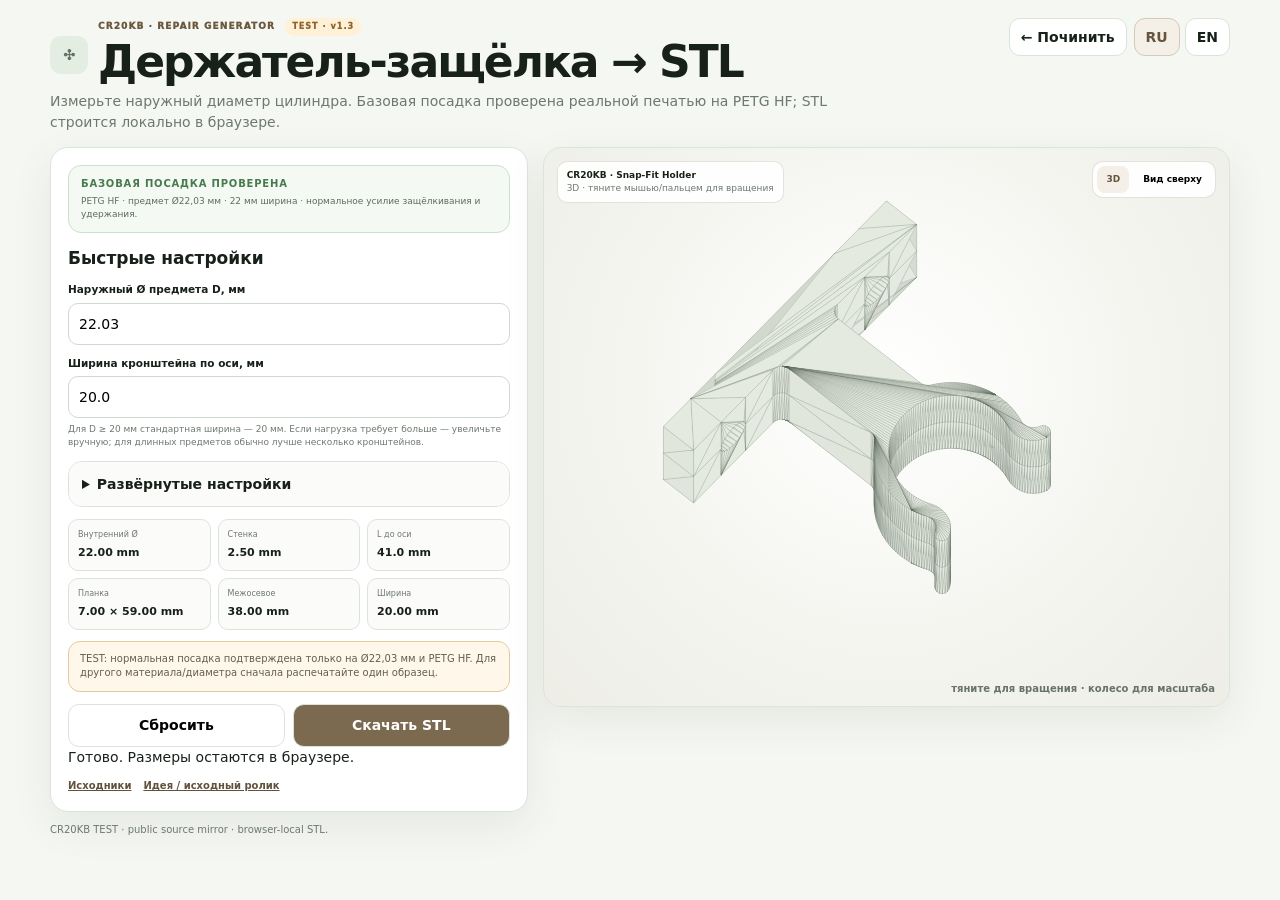
<file: snap-fit-holder/index.html>
<!doctype html>
<html lang="ru">
<head>
<meta charset="utf-8">
<meta name="viewport" content="width=device-width,initial-scale=1,viewport-fit=cover">
<meta name="robots" content="noindex,nofollow">
<meta name="theme-color" content="#f5f7f2">
<meta name="description" content="CR20KB Snap-Fit Holder Generator — physically validated parametric holder for cylindrical objects with local STL export.">
<link rel="canonical" href="https://cr20kb.com/snap-fit-holder/">
<title>Snap-Fit Holder Generator · CR20KB</title>
<style>
:root{--bg:#f5f7f2;--paper:#fff;--ink:#172019;--muted:#6d786f;--line:#dbe4da;--repair:#7c6a50;--repair2:#f4efe7;--good:#477a4c;--shadow:0 14px 40px rgba(48,59,48,.08)}*{box-sizing:border-box}html,body{margin:0;min-height:100%;background:var(--bg);color:var(--ink);font:14px/1.45 Inter,system-ui,-apple-system,"Segoe UI",sans-serif}button,input,select{font:inherit}.wrap{width:min(1180px,calc(100% - 24px));margin:auto;padding:18px 0 34px}.top{display:flex;justify-content:space-between;gap:18px;align-items:flex-start;margin-bottom:15px}.brand{display:flex;gap:10px;align-items:center}.mark{width:38px;height:38px;display:grid;place-items:center;border-radius:11px;background:#e4ede2;color:#607463;font-weight:950}.eyebrow{font-size:9px;font-weight:950;letter-spacing:.12em;color:#6d583e}.badge{display:inline-flex;margin-left:6px;padding:3px 7px;border-radius:999px;background:#fff1d7;color:#8d652f;font-size:8px}h1{margin:4px 0 7px;font-size:clamp(29px,4vw,44px);line-height:1.02;letter-spacing:-.045em}.lead{margin:0;color:var(--muted);max-width:800px}.top-actions{display:flex;gap:7px}.back,.lang button{border:1px solid var(--line);border-radius:11px;background:#fff;color:var(--ink);padding:8px 11px;text-decoration:none;font-weight:850;cursor:pointer}.lang{display:flex;gap:5px}.lang button.active{background:var(--repair2);border-color:#d7c9b7;color:#66543e}.grid{display:grid;grid-template-columns:minmax(330px,.82fr) minmax(0,1.18fr);gap:15px;align-items:start}.card{background:#fff;border:1px solid var(--line);border-radius:18px;box-shadow:var(--shadow);padding:17px}.card h2{margin:0 0 12px;font-size:17px}.field{display:grid;gap:5px;margin-bottom:11px}.field label{font-size:10.5px;font-weight:850}.field small{font-size:9px;color:var(--muted)}input,select{width:100%;height:42px;border:1px solid #cfd9cf;border-radius:10px;background:#fff;padding:0 10px;outline:0}.validated{margin:0 0 13px;padding:11px 12px;border:1px solid #cce1cb;border-radius:13px;background:#f4faf3}.validated strong{display:block;color:var(--good);font-size:10px;letter-spacing:.08em}.validated span{display:block;margin-top:3px;color:#5d6b5f;font-size:9px}.advanced{margin-top:12px;border:1px solid var(--line);border-radius:14px;overflow:hidden;background:#fff}.advanced summary{cursor:pointer;padding:12px 13px;font-weight:900;background:#fbfcfa}.advanced-body{padding:12px;border-top:1px solid var(--line)}.presets{display:grid;grid-template-columns:repeat(4,1fr);gap:6px}.presets button{min-height:38px;border:1px solid var(--line);border-radius:10px;background:#fff;font-size:9px;font-weight:850;cursor:pointer}.presets button.active{background:var(--repair2);border-color:#d3c0a7}.row2{display:grid;grid-template-columns:1fr 1fr;gap:9px}.summary{display:grid;grid-template-columns:repeat(3,1fr);gap:7px;margin-top:12px}.summary div{padding:9px;border:1px solid var(--line);border-radius:10px;background:#fbfcfa}.summary span{display:block;font-size:8px;color:var(--muted)}.summary b{font-size:11px}.note{margin-top:11px;padding:10px 11px;border:1px solid #dfddd5;border-radius:12px;background:#fbfaf7;color:#625d53;font-size:10px}.note.warn{border-color:#e3ca9b;background:#fff8ea}.actions{display:grid;grid-template-columns:1fr 1fr;gap:8px;margin-top:12px}.btn{height:43px;border:1px solid var(--line);border-radius:11px;background:#fff;font-weight:900;cursor:pointer}.btn.primary{background:var(--repair);color:#fff}.preview{position:sticky;top:12px;height:560px;min-height:0;padding:0;overflow:hidden;align-self:start;background:radial-gradient(circle at 50% 42%,#fff,#f4f4ef 58%,#eeeee7)}canvas{width:100%;height:100%;display:block;touch-action:none}.hud{position:absolute;left:13px;top:13px;max-width:56%;padding:7px 9px;border:1px solid rgba(111,94,68,.18);border-radius:10px;background:rgba(255,255,255,.9);font-size:9px;color:var(--muted);pointer-events:none}.hud b{display:block;color:var(--ink)}.view-toggle{position:absolute;right:13px;top:13px;display:flex;gap:5px;padding:4px;border:1px solid rgba(111,94,68,.18);border-radius:11px;background:rgba(255,255,255,.92)}.view-toggle button{border:0;border-radius:8px;background:transparent;padding:7px 9px;font-size:9px;font-weight:900;cursor:pointer}.view-toggle button.active{background:var(--repair2);color:#66543e}.links{display:flex;gap:12px;flex-wrap:wrap;margin-top:12px}.links a{color:#62513d;font-size:10px;font-weight:850}.foot{margin-top:11px;color:var(--muted);font-size:10px}@media(max-width:850px){.top{display:block}.top-actions{margin-top:10px}.grid{grid-template-columns:1fr}.preview{position:relative;top:auto;height:430px}}@media(max-width:560px){.row2,.summary{grid-template-columns:1fr}.presets{grid-template-columns:1fr 1fr}.preview{height:420px}}
</style></head>
<body><div class="wrap"><header class="top"><div><div class="brand"><div class="mark">✣</div><div><div class="eyebrow">CR20KB · REPAIR GENERATOR <span class="badge">TEST · v1.3</span></div><h1 data-t="title">Держатель-защёлка → STL</h1></div></div><p class="lead" data-t="lead"></p></div><div class="top-actions"><a class="back" href="https://cr20kb.com/?focus=repair" data-t="back">← Починить</a><div class="lang"><button type="button" data-lang="ru" class="active">RU</button><button type="button" data-lang="en">EN</button></div></div></header><div class="grid"><section class="card"><div class="validated"><strong data-t="validated">БАЗОВАЯ ПОСАДКА ПРОВЕРЕНА</strong><span data-t="validationCopy"></span></div><h2 data-t="settings">Быстрые настройки</h2><div class="field"><label data-t="D">Наружный Ø предмета D, мм</label><input id="D" type="number" min="12" max="100" step="0.01" value="22.03"></div><div class="field"><label data-t="width">Ширина кронштейна по оси, мм</label><input id="width" type="number" min="8" max="60" step="0.5" value="20"><small data-t="widthHint"></small></div><details class="advanced"><summary data-t="advanced">Развёрнутые настройки</summary><div class="advanced-body"><div class="field"><label data-t="fit">Посадка</label><div class="presets"><button type="button" data-fit-preset="loose" data-t="loose">Свободно</button><button type="button" data-fit-preset="normal" class="active" data-t="normal">Нормально · проверено</button><button type="button" data-fit-preset="firm" data-t="firm">Плотно</button><button type="button" data-fit-preset="tight" data-t="tight">Туго</button></div><small data-t="fitHint"></small></div><div class="row2"><div class="field"><label data-t="L">L до оси цилиндра, мм</label><input id="L" type="number" min="20" max="150" step="0.5" value="41"><small data-t="LHint"></small></div><div class="field"><label data-t="wallInput">Толщина стенки защёлки, мм</label><input id="wall" type="number" min="1.5" max="8" step="0.1" value="2.5"><small data-t="wallHint"></small></div></div><div class="row2"><div class="field"><label data-t="fitExact">Точная поправка Δ, мм</label><input id="fit" type="number" min="-2" max="2" step="0.001" value="-0.03"></div><div class="field"><label data-t="hole">Отверстие под винт Ø, мм</label><input id="holeD" type="number" min="3" max="10" step="0.1" value="6.5"><small data-t="holeHint"></small></div></div><div class="field"><label data-t="quality">Качество STL</label><select id="quality"><option value="draft" data-t="draft">Черновик</option><option value="normal" selected data-t="qualityNormal">Обычно</option><option value="fine" data-t="fine">Точно</option></select></div></div></details><div class="summary"><div><span data-t="clip">Внутренний Ø</span><b id="clipV">—</b></div><div><span data-t="wall">Стенка</span><b id="wallV">—</b></div><div><span data-t="axis">L до оси</span><b id="axisV">—</b></div><div><span data-t="plate">Планка</span><b id="plateV">—</b></div><div><span data-t="pitch">Межосевое</span><b id="pitchV">—</b></div><div><span data-t="depthOut">Ширина</span><b id="depthV">—</b></div></div><div class="note warn" data-t="experiment"></div><div class="note" id="largeNote" data-t="large" hidden></div><div class="note" id="LAdjustedNote" data-t="LAdjusted" hidden></div><div class="actions"><button class="btn" id="reset" type="button" data-t="reset">Сбросить</button><button class="btn primary" id="download" type="button" data-t="download">Скачать STL</button></div><div class="status" id="status"></div><div class="links"><a href="https://github.com/cr20kb-commits/cr20kb-calculate/tree/main/snap-fit-holder" target="_blank" rel="noopener" data-t="source">Исходники</a><a href="https://www.youtube.com/watch?v=wv6idwuD7k8" target="_blank" rel="noopener" data-t="inspired">Идея / исходный ролик</a></div></section><section class="card preview"><canvas id="canvas" width="760" height="560"></canvas><div class="hud"><b>CR20KB · Snap-Fit Holder</b><span id="previewLabel" data-t="preview3d">3D · drag to rotate</span></div><div class="view-toggle"><button type="button" data-view="3d" class="active" data-t="view3d">3D</button><button type="button" data-view="top" data-t="viewTop">Вид сверху</button></div></section></div><div class="foot">CR20KB TEST · public source mirror · browser-local STL.</div></div><script>window.CR20KB_ANALYTICS_ENDPOINT=null;</script><script src="./core.js?v=20260826-snapfit6"></script><script src="./app-v11.js?v=20260826-snapfit6"></script></body></html>
</file>
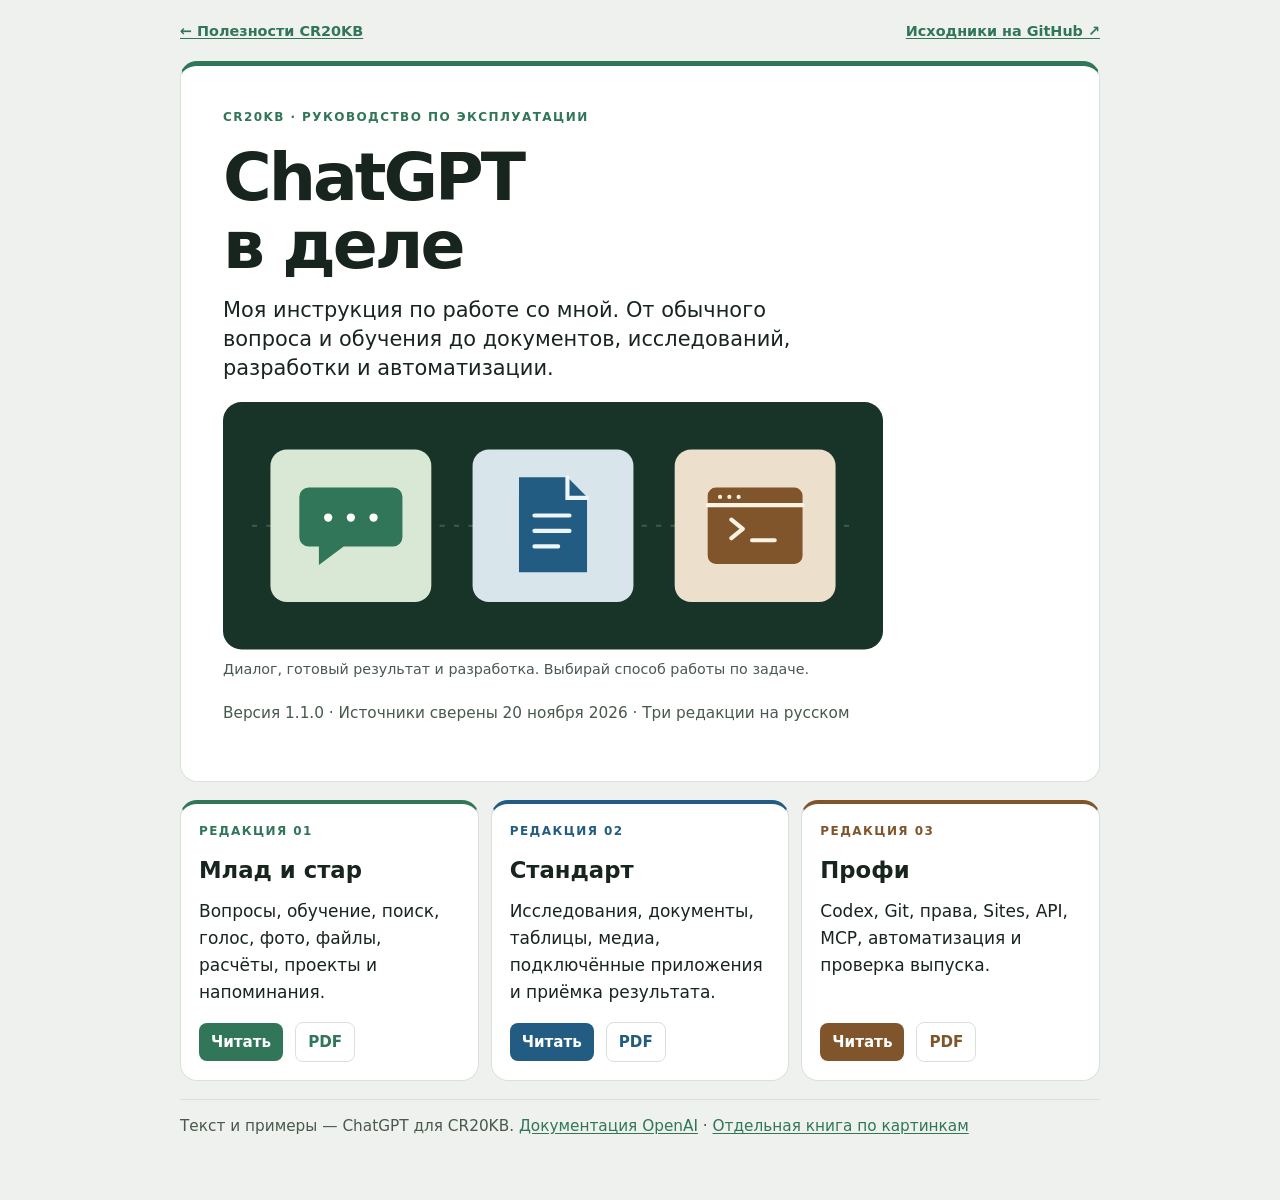
<file: chatgpt-handbook/release/index.html>
<!doctype html>
<html lang="ru"><head><meta charset="utf-8">
<meta name="viewport" content="width=device-width, initial-scale=1">
<meta name="description" content="Три самостоятельные книги о работе с ChatGPT, Work и Codex.">
<meta name="theme-color" content="#eef1ee">
<meta name="cr20kb-edition" content="1.1.0">
<meta name="cr20kb-verified" content="2026-11-20">
<link rel="canonical" href="https://cr20kb.com/utilities/chatgpt-handbook/">
<title>ChatGPT в деле | CR20KB</title>
<style>:root{--accent:#317659}
*{box-sizing:border-box}
:root{color-scheme:light;--paper:#fff;--surface:#eef1ee;--ink:#18251e;--muted:#48594e;--line:#d9e2d9}
body{margin:0;background:var(--surface);color:var(--ink);font:17px/1.6 system-ui,'Segoe UI',sans-serif}
a{color:var(--accent);text-underline-offset:.16em}
a:focus-visible,button:focus-visible{outline:3px solid var(--accent);outline-offset:3px}
main{width:min(100% - 32px,920px);margin:auto;padding:20px 0 48px}
.top,.actions{display:flex;align-items:center;gap:12px;flex-wrap:wrap}
.top{justify-content:space-between;margin-bottom:18px;font-size:.9rem}
.top a{font-weight:650}
.cover,.chapter,.card{background:var(--paper);border:1px solid var(--line);border-radius:17px}
.cover,.chapter{padding:clamp(18px,4vw,42px);margin-bottom:16px}
.cover{border-top:5px solid var(--accent)}
.kicker,.label{font-size:.75rem;font-weight:800;letter-spacing:.12em;text-transform:uppercase;color:var(--accent)}
h1,h2,h3,p{margin-top:0}
h1{font-size:clamp(2.2rem,7vw,4.15rem);line-height:1.02;letter-spacing:-.045em;margin:.25em 0}
h2{font-size:clamp(1.45rem,4.5vw,2rem);line-height:1.16;margin:.2em 0 .65em}
h3{font-size:1.1em;line-height:1.2;margin:1.1em 0 .45em}
p,ul,ol{margin-bottom:.9em}
.lead{font-size:1.23em;line-height:1.38;max-width:36rem}
.meta,.muted,footer{color:var(--muted);font-size:.9em}
.cover figure{max-width:660px;margin:20px 0}
.cover svg{display:block;width:100%;height:auto}
figcaption{font-size:.84em;color:var(--muted);margin-top:8px}
.toc{margin-top:20px;border-top:1px solid var(--line);padding-top:12px}
.toc ol{margin-top:6px;padding-left:1.45em}
.toc a{text-decoration:none}
.toc a:hover{text-decoration:underline}
.chapter{scroll-margin-top:12px}
pre{margin:0;white-space:pre-wrap;overflow-wrap:anywhere;color:var(--ink);font:inherit}
code{font-family:ui-monospace,Consolas,monospace;overflow-wrap:anywhere;font-size:.92em}
pre code{font:inherit}
.snippet{position:relative;background:#f2f6f2;border-left:3px solid var(--accent);border-radius:0 9px 9px 0;padding:12px 15px;margin:0 0 1em}
.copy{margin-top:9px;background:white;border:1px solid var(--line);border-radius:7px;padding:4px 9px;color:var(--accent);font:inherit;font-size:.79em;font-weight:700;cursor:pointer}
table{border-collapse:collapse;width:100%;table-layout:fixed;margin:.45em 0 1.1em;font-size:.91em}
th,td{padding:7px 9px;text-align:left;vertical-align:top;border-bottom:1px solid var(--line);overflow-wrap:anywhere}
th{background:#edf3ee;color:var(--ink)}
.button{display:inline-block;background:var(--accent);color:white;text-decoration:none;font-weight:700;border-radius:8px;padding:7px 12px}
.secondary{background:white;border:1px solid var(--line);color:var(--accent)}
.cards{display:grid;grid-template-columns:repeat(3,minmax(0,1fr));gap:12px;margin:18px 0}
.card{padding:18px;display:flex;flex-direction:column;border-top:4px solid var(--accent)}
.card h2{font-size:1.42rem}
.card .actions{margin-top:auto}
.card .button{font-size:.89em}
footer{border-top:1px solid var(--line);padding:14px 0}
@media(max-width:690px){.cards{grid-template-columns:1fr}.top{justify-content:flex-start}}
@page{size:A4;margin:16mm 17mm 17mm}
@media print{
  body{background:white;font-size:11.5pt;line-height:1.45}
  main{width:auto;margin:0;padding:0}
  .screen-only,button,footer{display:none!important}
  .cover,.chapter{border:0;border-radius:0;padding:0;margin:0}
  .cover{padding-top:7mm;border-top:4pt solid var(--accent)}
  .chapter{break-before:page;padding-top:3mm}
  .chapter h2{margin-top:3mm}
  h1{font-size:36pt}
  h2{font-size:23pt}
  h3{break-after:avoid}
  table,.snippet,figure{break-inside:avoid}
  .cover figure{margin:10mm 0}
  .toc{margin-top:7mm}
  a{text-decoration:none}
}
</style>
</head><body><main>

<nav class="top" aria-label="Навигация CR20KB"><a href="https://cr20kb.com/utilities/">← Полезности CR20KB</a><a href="https://github.com/cr20kb-commits/cr20kb-calculate/tree/main/chatgpt-handbook">Исходники на GitHub ↗</a></nav>
<header class="cover">
<p class="kicker">CR20KB · Руководство по эксплуатации</p>
<h1>ChatGPT<br>в деле</h1>
<p class="lead">Моя инструкция по работе со мной. От обычного вопроса и обучения до документов, исследований, разработки и автоматизации.</p>

<figure><svg viewBox="0 0 640 240" role="img" aria-labelledby="graphic-title graphic-desc">
<title id="graphic-title">Три способа работы с ChatGPT</title>
<desc id="graphic-desc">Три карточки изображают диалог, рабочий документ и среду разработки.</desc>
<rect width="640" height="240" rx="18" fill="#183328"/>
<path d="M28 120h584" stroke="#375d4c" stroke-width="2" stroke-dasharray="5 9"/>
<rect x="46" y="46" width="156" height="148" rx="16" fill="#d8e8d4"/>
<rect x="242" y="46" width="156" height="148" rx="16" fill="#d8e6ec"/>
<rect x="438" y="46" width="156" height="148" rx="16" fill="#ecdfcb"/>
<path d="M83 83h82a9 9 0 0 1 9 9v39a9 9 0 0 1-9 9h-48l-24 18v-18H83a9 9 0 0 1-9-9V92a9 9 0 0 1 9-9z" fill="#317659"/>
<circle cx="102" cy="112" r="4" fill="#fff"/><circle cx="124" cy="112" r="4" fill="#fff"/><circle cx="146" cy="112" r="4" fill="#fff"/>
<path d="M287 73h47l19 19v73h-66z" fill="#225c83"/><path d="M334 73v20h19m-51 17h34m-34 15h34m-34 15h23" fill="none" stroke="#edf5f8" stroke-width="4" stroke-linecap="round"/>
<rect x="470" y="83" width="92" height="74" rx="8" fill="#81552b"/>
<path d="M470 100h92m-69 14 11 9-11 9m20 2h22" fill="none" stroke="#fff4e4" stroke-width="4" stroke-linecap="round" stroke-linejoin="round"/>
<g fill="#fff4e4"><circle cx="482" cy="92" r="2"/><circle cx="491" cy="92" r="2"/><circle cx="500" cy="92" r="2"/></g>
</svg><figcaption>Диалог, готовый результат и разработка. Выбирай способ работы по задаче.</figcaption></figure>

<p class="meta">Версия 1.1.0 · Источники сверены 20 ноября 2026 · Три редакции на русском</p>
</header>
<div class="cards"><section class="card" style="--accent:#317659">
<p class="label">Редакция 01</p><h2>Млад и стар</h2><p>Вопросы, обучение, поиск, голос, фото, файлы, расчёты, проекты и напоминания.</p>
<div class="actions"><a class="button" href="./easy.html" aria-label="Читать редакцию Млад и стар">Читать</a>
<a class="button secondary" href="./CR20KB_ChatGPT_Handbook_easy.pdf" aria-label="Скачать PDF редакции Млад и стар">PDF</a></div>
</section><section class="card" style="--accent:#225c83">
<p class="label">Редакция 02</p><h2>Стандарт</h2><p>Исследования, документы, таблицы, медиа, подключённые приложения и приёмка результата.</p>
<div class="actions"><a class="button" href="./standard.html" aria-label="Читать редакцию Стандарт">Читать</a>
<a class="button secondary" href="./CR20KB_ChatGPT_Handbook_standard.pdf" aria-label="Скачать PDF редакции Стандарт">PDF</a></div>
</section><section class="card" style="--accent:#81552b">
<p class="label">Редакция 03</p><h2>Профи</h2><p>Codex, Git, права, Sites, API, MCP, автоматизация и проверка выпуска.</p>
<div class="actions"><a class="button" href="./pro.html" aria-label="Читать редакцию Профи">Читать</a>
<a class="button secondary" href="./CR20KB_ChatGPT_Handbook_pro.pdf" aria-label="Скачать PDF редакции Профи">PDF</a></div>
</section></div>
<footer>Текст и примеры — ChatGPT для CR20KB. <a href="https://learn.chatgpt.com/docs/features">Документация OpenAI</a> · <a href="https://cr20kb.com/utilities/chatgpt-images/">Отдельная книга по картинкам</a></footer>
</main></body></html>
</file>
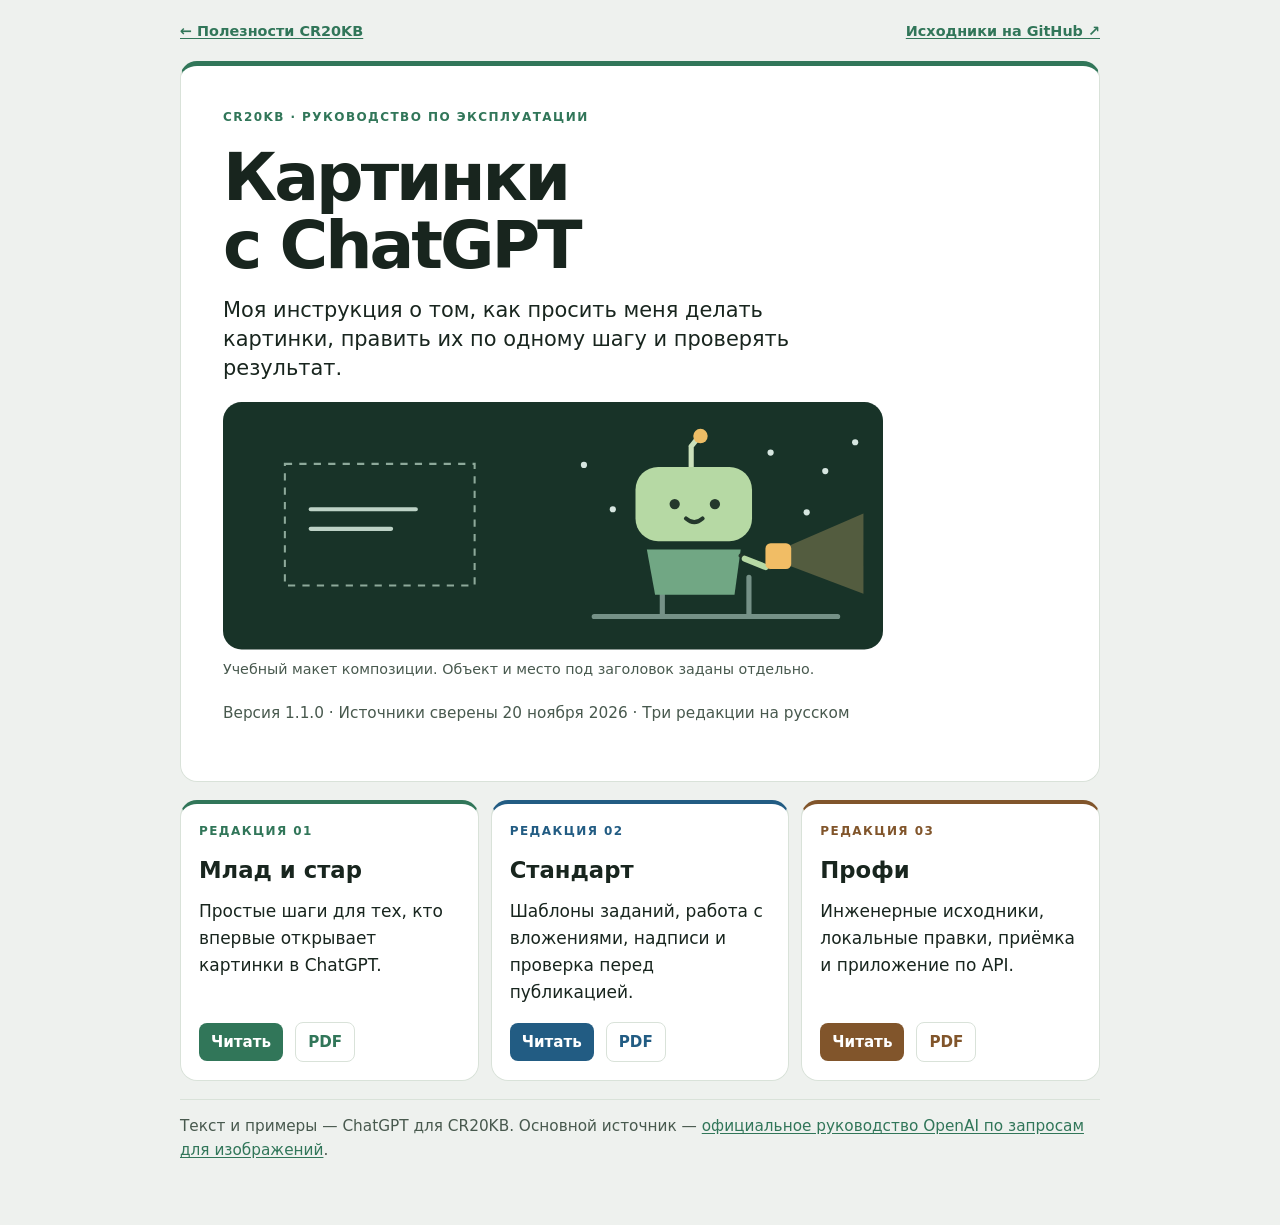
<file: chatgpt-images/release/index.html>
<!doctype html>
<html lang="ru"><head><meta charset="utf-8">
<meta name="viewport" content="width=device-width, initial-scale=1">
<meta name="description" content="Три редакции практической инструкции по генерации и редактированию изображений в ChatGPT.">
<meta name="theme-color" content="#eef1ee">
<meta name="cr20kb-edition" content="1.1.0">
<meta name="cr20kb-verified" content="2026-11-20">
<link rel="canonical" href="https://cr20kb.com/utilities/chatgpt-images/">
<title>Картинки с ChatGPT | CR20KB</title>
<style>:root{--accent:#317659}
*{box-sizing:border-box}
:root{color-scheme:light;--paper:#fff;--surface:#eef1ee;--ink:#18251e;--muted:#48594e;--line:#d9e2d9}
body{margin:0;background:var(--surface);color:var(--ink);font:17px/1.6 system-ui,'Segoe UI',sans-serif}
a{color:var(--accent);text-underline-offset:.16em}
a:focus-visible,button:focus-visible{outline:3px solid var(--accent);outline-offset:3px}
main{width:min(100% - 32px,920px);margin:auto;padding:20px 0 48px}
.top,.actions{display:flex;align-items:center;gap:12px;flex-wrap:wrap}
.top{justify-content:space-between;margin-bottom:18px;font-size:.9rem}
.top a{font-weight:650}
.cover,.chapter,.card{background:var(--paper);border:1px solid var(--line);border-radius:17px}
.cover,.chapter{padding:clamp(18px,4vw,42px);margin-bottom:16px}
.cover{border-top:5px solid var(--accent)}
.kicker,.label{font-size:.75rem;font-weight:800;letter-spacing:.12em;text-transform:uppercase;color:var(--accent)}
h1,h2,h3,p{margin-top:0}
h1{font-size:clamp(2.2rem,7vw,4.15rem);line-height:1.02;letter-spacing:-.045em;margin:.25em 0}
h2{font-size:clamp(1.45rem,4.5vw,2rem);line-height:1.16;margin:.2em 0 .65em}
h3{font-size:1.1em;line-height:1.2;margin:1.1em 0 .45em}
p,ul,ol{margin-bottom:.9em}
.lead{font-size:1.23em;line-height:1.38;max-width:36rem}
.meta,.muted,footer{color:var(--muted);font-size:.9em}
.cover figure{max-width:660px;margin:20px 0}
.cover svg{display:block;width:100%;height:auto}
figcaption{font-size:.84em;color:var(--muted);margin-top:8px}
.toc{margin-top:20px;border-top:1px solid var(--line);padding-top:12px}
.toc ol{margin-top:6px;padding-left:1.45em}
.toc a{text-decoration:none}
.toc a:hover{text-decoration:underline}
.chapter{scroll-margin-top:12px}
pre{margin:0;white-space:pre-wrap;overflow-wrap:anywhere;color:var(--ink);font:inherit}
code{font-family:ui-monospace,Consolas,monospace;overflow-wrap:anywhere;font-size:.92em}
pre code{font:inherit}
.snippet{position:relative;background:#f2f6f2;border-left:3px solid var(--accent);border-radius:0 9px 9px 0;padding:12px 15px;margin:0 0 1em}
.copy{margin-top:9px;background:white;border:1px solid var(--line);border-radius:7px;padding:4px 9px;color:var(--accent);font:inherit;font-size:.79em;font-weight:700;cursor:pointer}
table{border-collapse:collapse;width:100%;table-layout:fixed;margin:.45em 0 1.1em;font-size:.91em}
th,td{padding:7px 9px;text-align:left;vertical-align:top;border-bottom:1px solid var(--line);overflow-wrap:anywhere}
th{background:#edf3ee;color:var(--ink)}
.button{display:inline-block;background:var(--accent);color:white;text-decoration:none;font-weight:700;border-radius:8px;padding:7px 12px}
.secondary{background:white;border:1px solid var(--line);color:var(--accent)}
.cards{display:grid;grid-template-columns:repeat(3,minmax(0,1fr));gap:12px;margin:18px 0}
.card{padding:18px;display:flex;flex-direction:column;border-top:4px solid var(--accent)}
.card h2{font-size:1.42rem}
.card .actions{margin-top:auto}
.card .button{font-size:.89em}
footer{border-top:1px solid var(--line);padding:14px 0}
@media(max-width:690px){.cards{grid-template-columns:1fr}.top{justify-content:flex-start}}
@page{size:A4;margin:16mm 17mm 17mm}
@media print{
  body{background:white;font-size:11.5pt;line-height:1.45}
  main{width:auto;margin:0;padding:0}
  .screen-only,button,footer{display:none!important}
  .cover,.chapter{border:0;border-radius:0;padding:0;margin:0}
  .cover{padding-top:7mm;border-top:4pt solid var(--accent)}
  .chapter{break-before:page;padding-top:3mm}
  .chapter h2{margin-top:3mm}
  h1{font-size:36pt}
  h2{font-size:23pt}
  h3{break-after:avoid}
  table,.snippet,figure{break-inside:avoid}
  .cover figure{margin:10mm 0}
  .toc{margin-top:7mm}
  a{text-decoration:none}
}
</style>
</head><body><main>

<nav class="top" aria-label="Навигация CR20KB"><a href="https://cr20kb.com/utilities/">← Полезности CR20KB</a><a href="https://github.com/cr20kb-commits/cr20kb-calculate/tree/main/chatgpt-images">Исходники на GitHub ↗</a></nav>
<header class="cover">
<p class="kicker">CR20KB · Руководство по эксплуатации</p>
<h1>Картинки<br>с ChatGPT</h1>
<p class="lead">Моя инструкция о том, как просить меня делать картинки, править их по одному шагу и проверять результат.</p>

<figure><svg viewBox="0 0 640 240" role="img" aria-labelledby="graphic-title graphic-desc">
<title id="graphic-title">Робот с фонариком и свободная зона под текст</title>
<desc id="graphic-desc">Условный макет баннера. Слева свободная треть, справа робот под снегом.</desc>
<rect width="640" height="240" rx="18" fill="#183328"/>
<path d="M360 208h236M426 206v-36m84 36v-36" stroke="#759187" stroke-width="5" stroke-linecap="round"/>
<path d="M454 64V43m0 0 8-10" stroke="#cbe1bb" stroke-width="5" stroke-linecap="round"/>
<circle cx="463" cy="33" r="7" fill="#edbd66"/>
<rect x="400" y="63" width="113" height="72" rx="22" fill="#b6d9a4"/>
<path d="M411 143h91l-6 44h-77z" fill="#71a784"/>
<circle cx="438" cy="99" r="5" fill="#24382c"/>
<circle cx="477" cy="99" r="5" fill="#24382c"/>
<path d="M449 113q8 7 16 0m37 36 28 12" fill="none" stroke="#24382c" stroke-width="4" stroke-linecap="round"/>
<path d="m506 152 20 8" stroke="#b6d9a4" stroke-width="6" stroke-linecap="round"/>
<path d="M550 139l71-31v78l-71-27z" fill="#eec779" opacity=".28"/>
<rect x="526" y="137" width="25" height="25" rx="5" fill="#f1bd65"/>
<path d="M60 60h184v118H60z" fill="none" stroke="#8da99a" stroke-width="2" stroke-dasharray="7 7"/>
<path d="M85 104h102m-102 19h78" stroke="#bdd2c6" stroke-width="4" stroke-linecap="round"/>
<g fill="#d6e6e0"><circle cx="350" cy="61" r="3"/><circle cx="378" cy="104" r="3"/><circle cx="531" cy="49" r="3"/><circle cx="584" cy="67" r="3"/><circle cx="566" cy="107" r="3"/><circle cx="613" cy="39" r="3"/></g>
</svg><figcaption>Учебный макет композиции. Объект и место под заголовок заданы отдельно.</figcaption></figure>

<p class="meta">Версия 1.1.0 · Источники сверены 20 ноября 2026 · Три редакции на русском</p>
</header>
<div class="cards"><section class="card" style="--accent:#317659">
<p class="label">Редакция 01</p><h2>Млад и стар</h2><p>Простые шаги для тех, кто впервые открывает картинки в ChatGPT.</p>
<div class="actions"><a class="button" href="./easy.html" aria-label="Читать редакцию Млад и стар">Читать</a>
<a class="button secondary" href="./CR20KB_ChatGPT_Images_easy.pdf" aria-label="Скачать PDF редакции Млад и стар">PDF</a></div>
</section><section class="card" style="--accent:#225c83">
<p class="label">Редакция 02</p><h2>Стандарт</h2><p>Шаблоны заданий, работа с вложениями, надписи и проверка перед публикацией.</p>
<div class="actions"><a class="button" href="./standard.html" aria-label="Читать редакцию Стандарт">Читать</a>
<a class="button secondary" href="./CR20KB_ChatGPT_Images_standard.pdf" aria-label="Скачать PDF редакции Стандарт">PDF</a></div>
</section><section class="card" style="--accent:#81552b">
<p class="label">Редакция 03</p><h2>Профи</h2><p>Инженерные исходники, локальные правки, приёмка и приложение по API.</p>
<div class="actions"><a class="button" href="./pro.html" aria-label="Читать редакцию Профи">Читать</a>
<a class="button secondary" href="./CR20KB_ChatGPT_Images_pro.pdf" aria-label="Скачать PDF редакции Профи">PDF</a></div>
</section></div>
<footer>Текст и примеры — ChatGPT для CR20KB. Основной источник — <a href="https://developers.openai.com/api/docs/guides/image-prompting">официальное руководство OpenAI по запросам для изображений</a>.</footer>
</main></body></html>
</file>
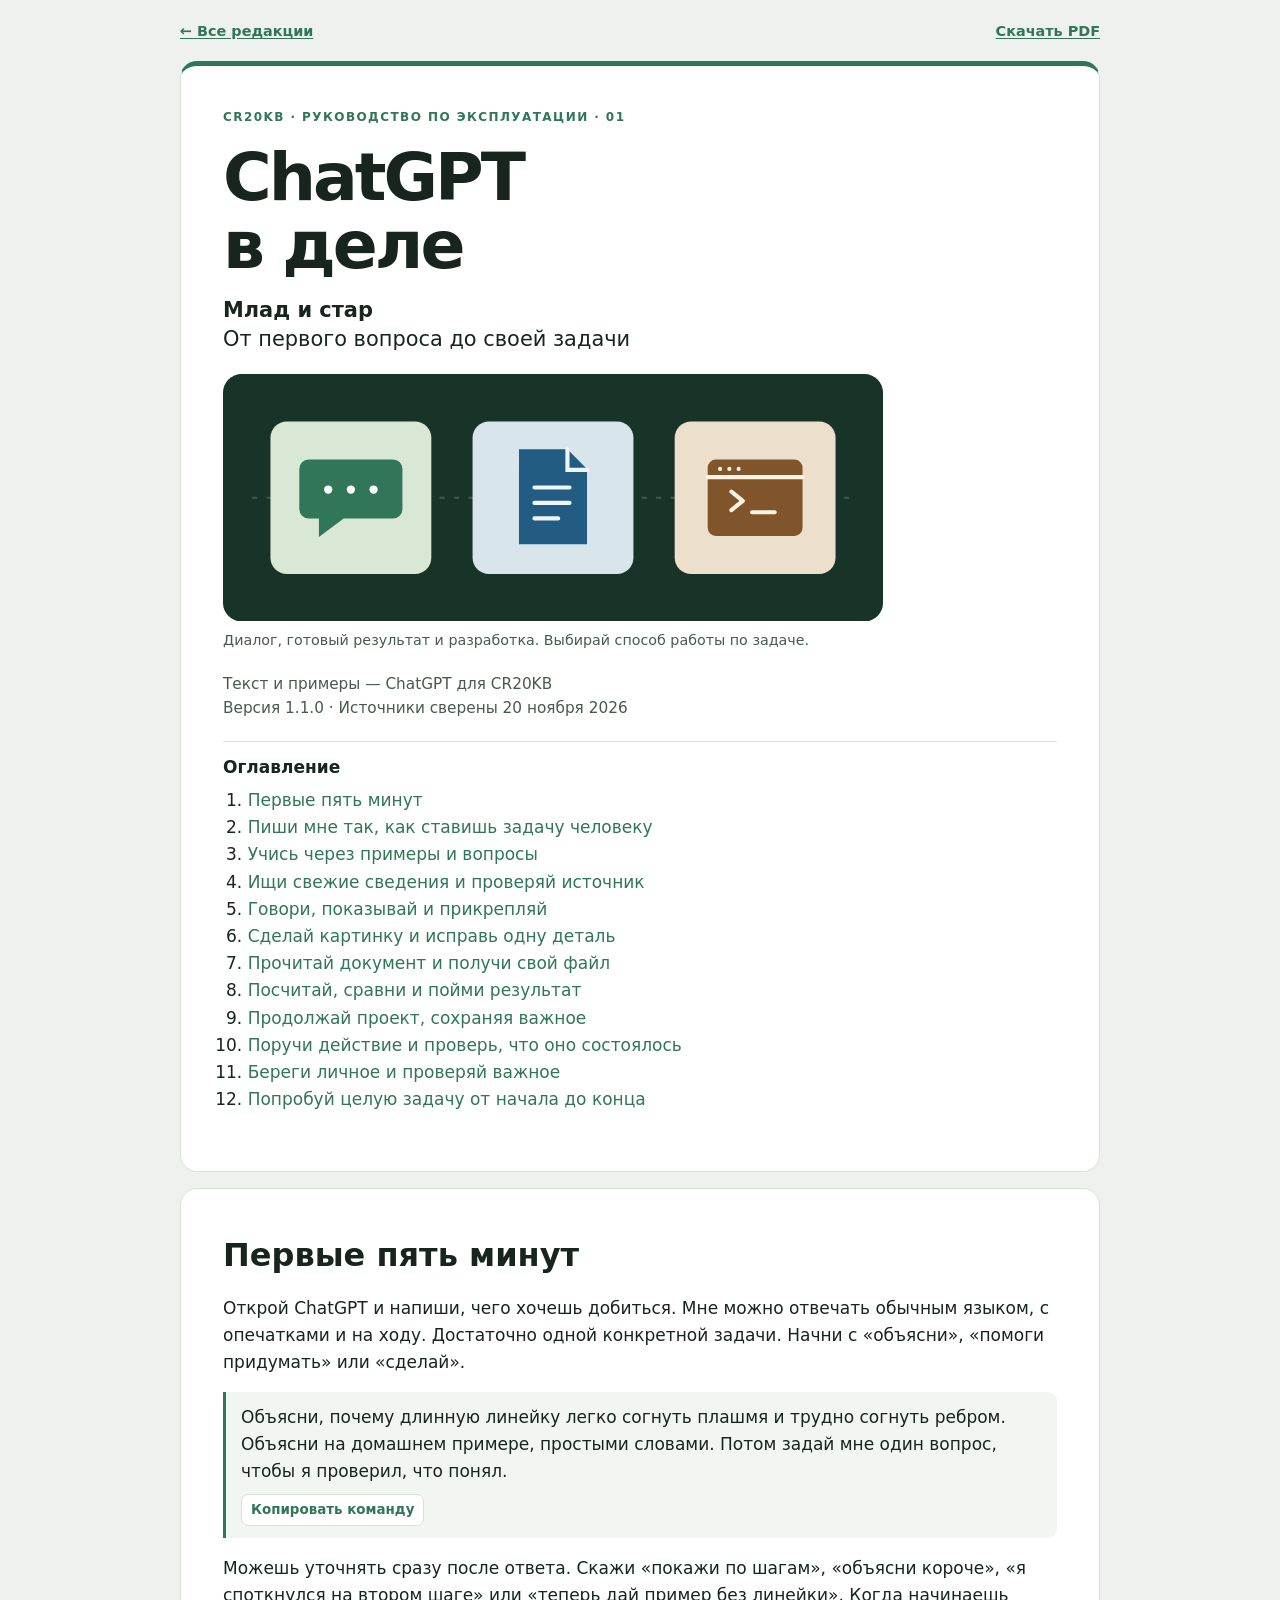
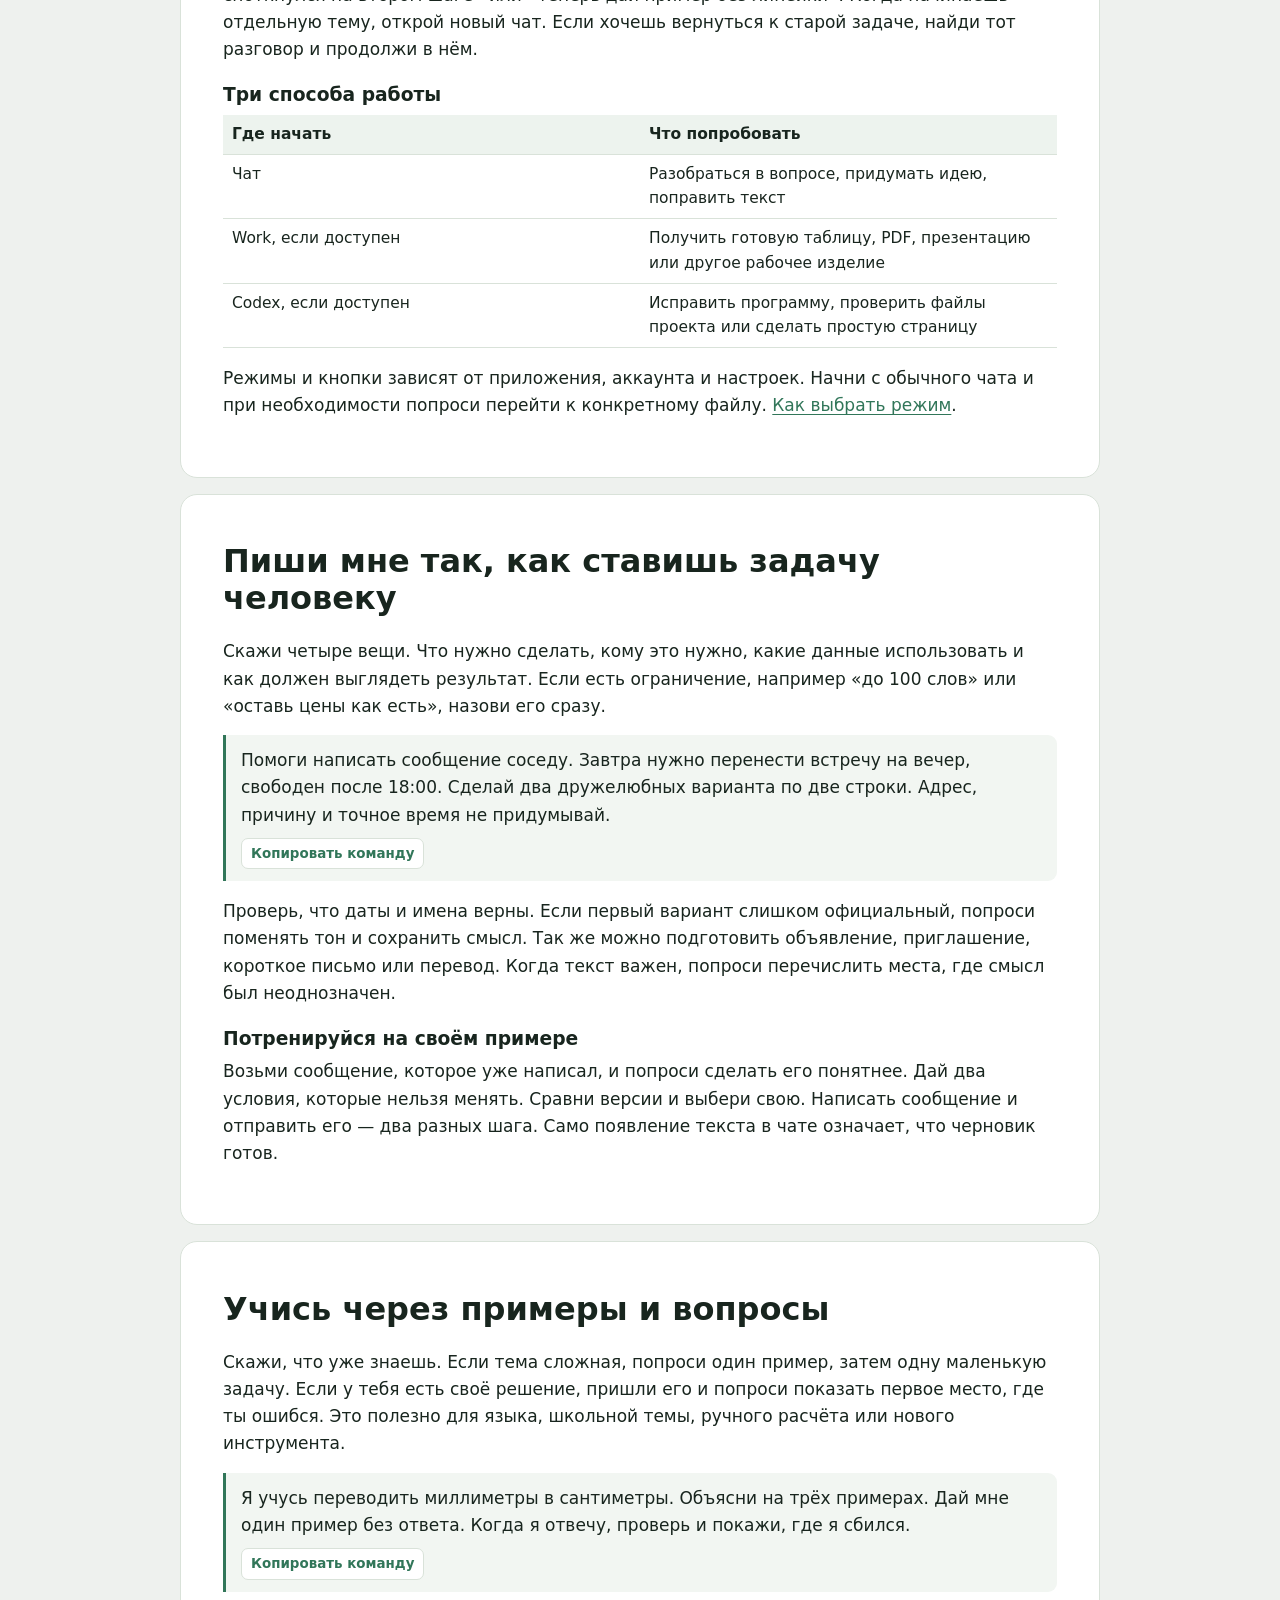
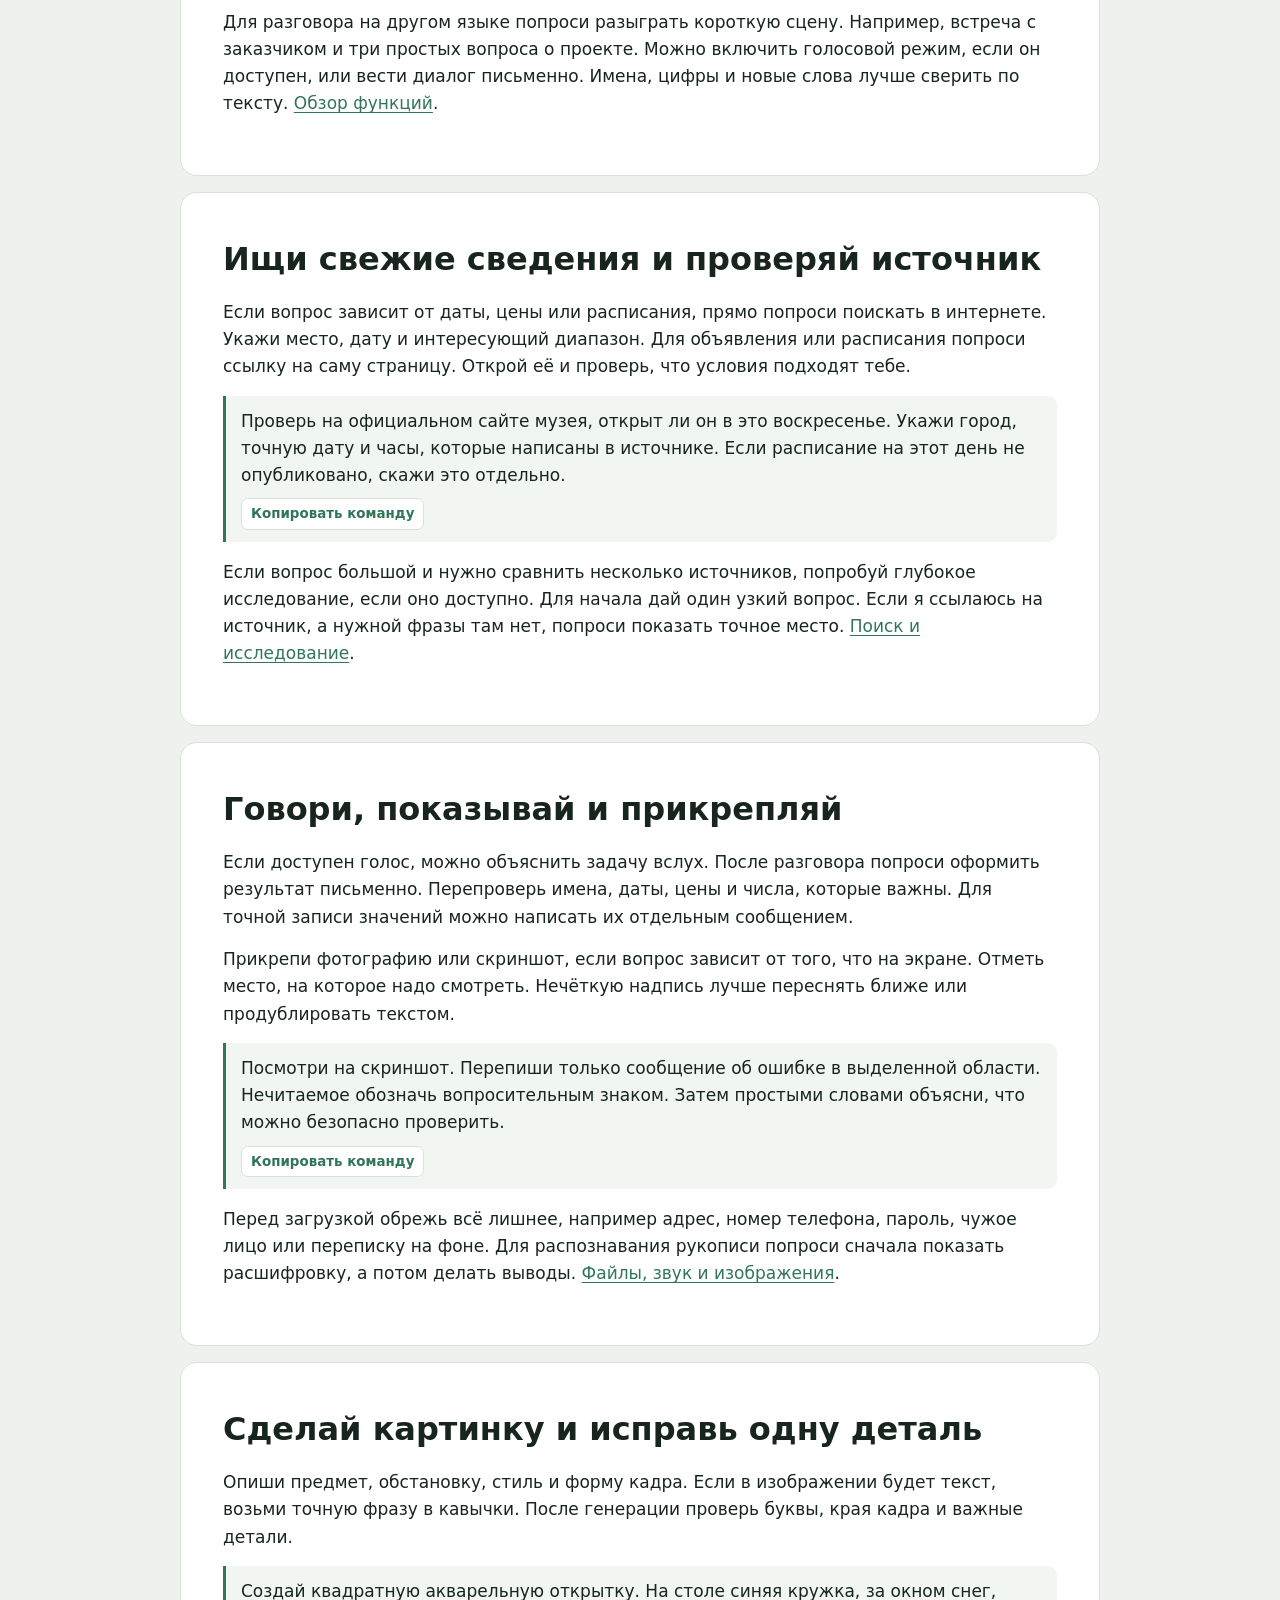
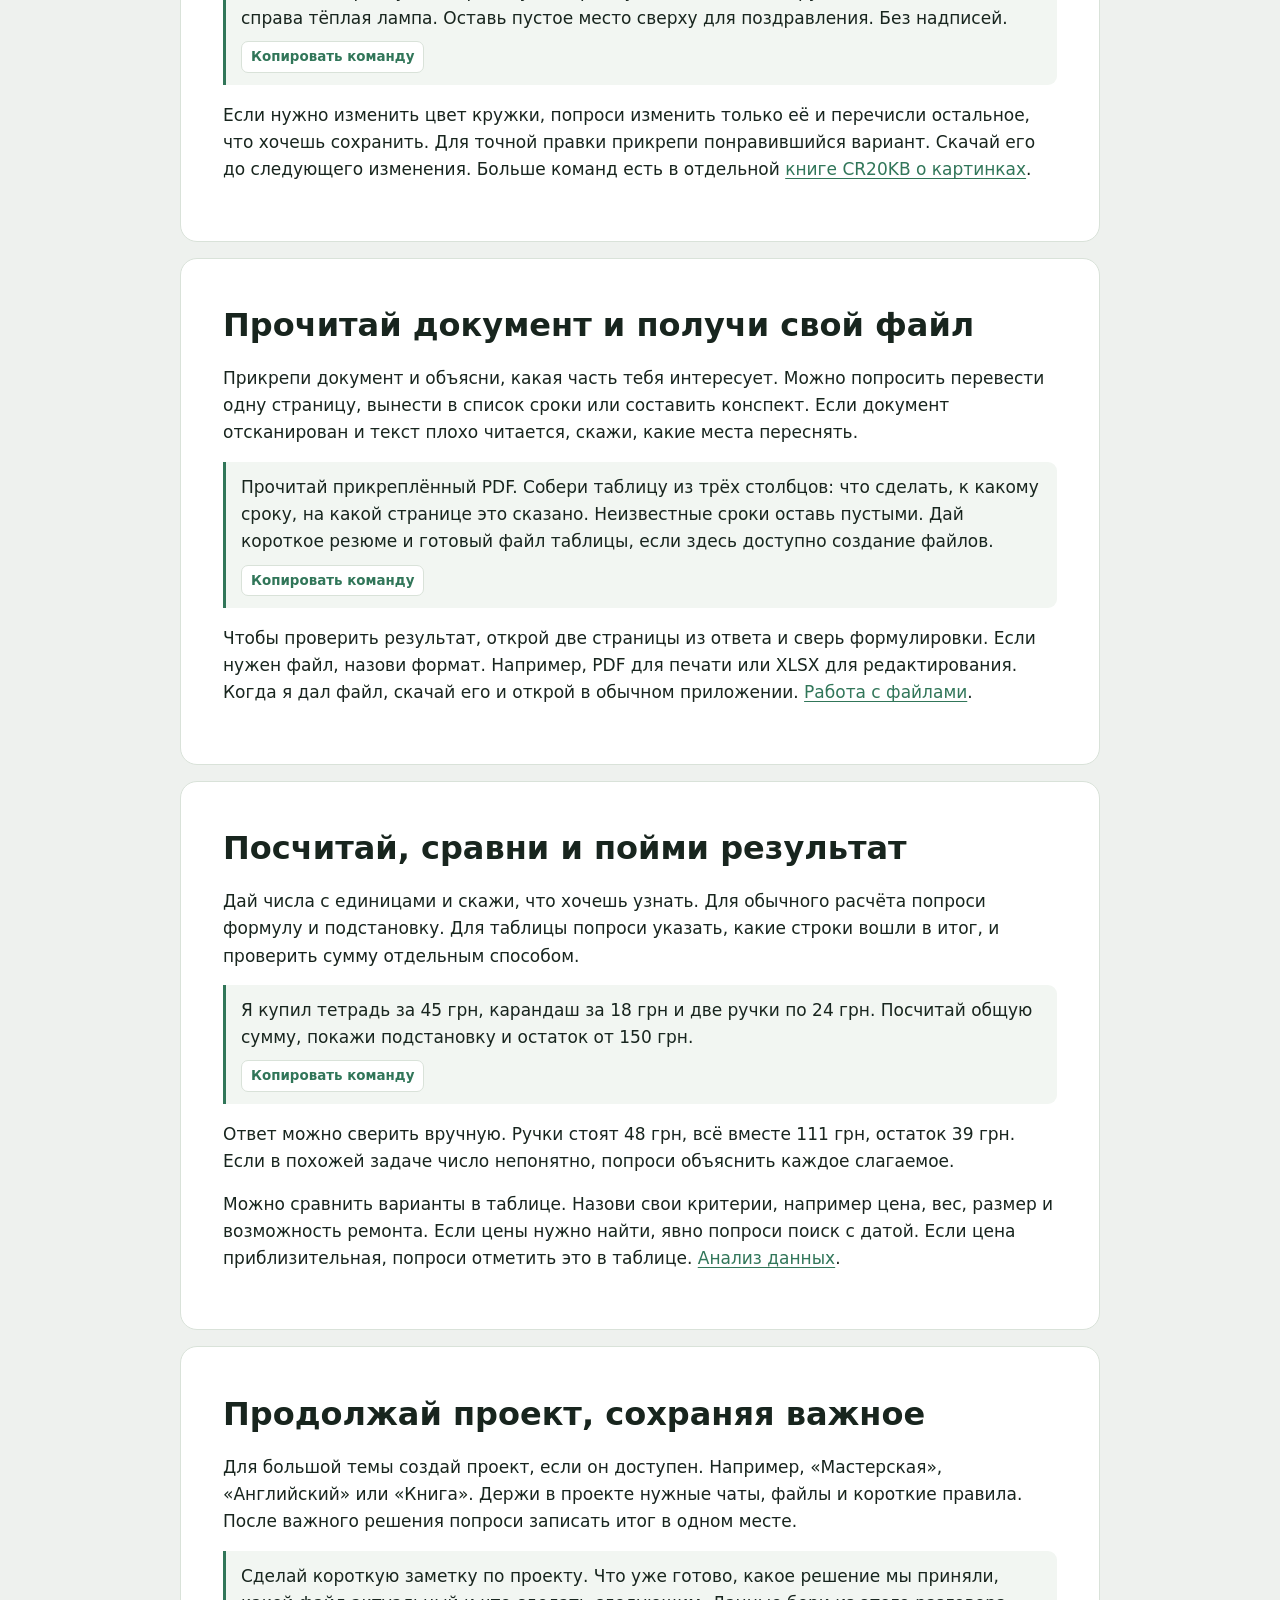
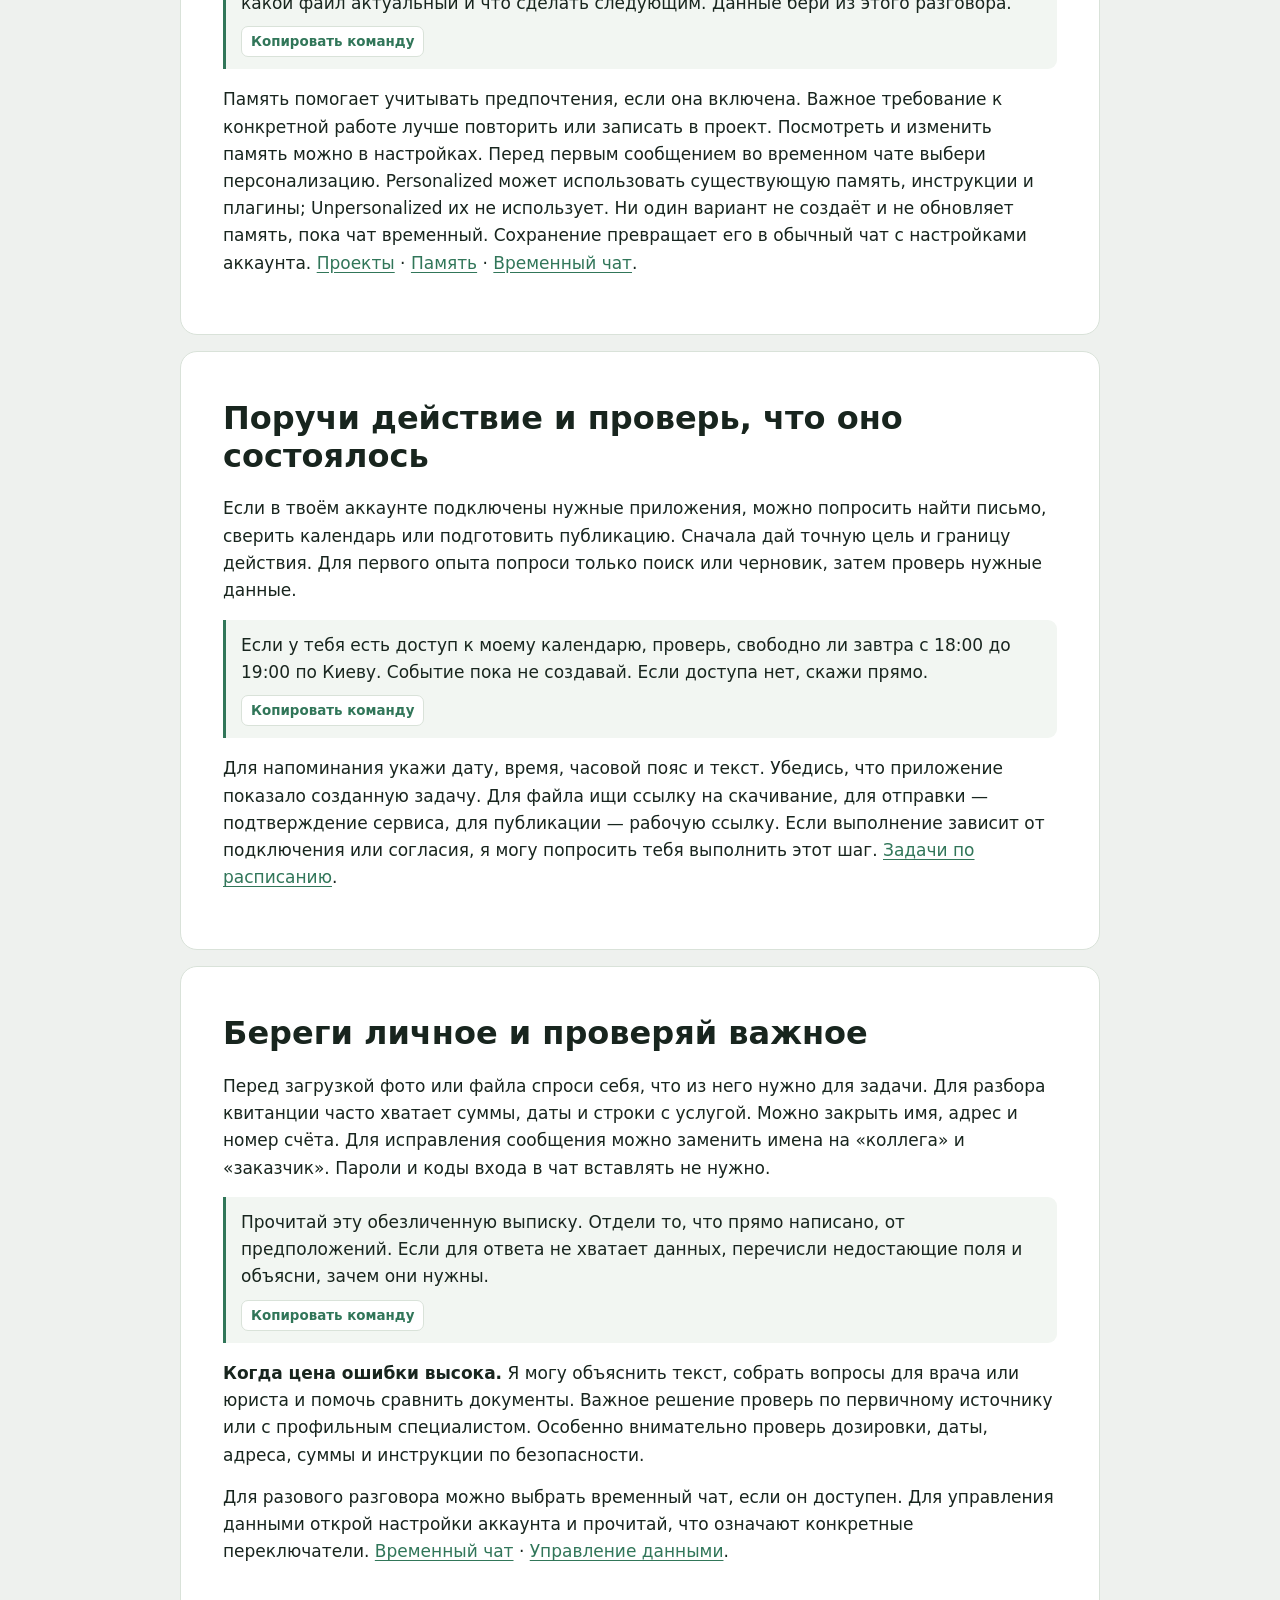
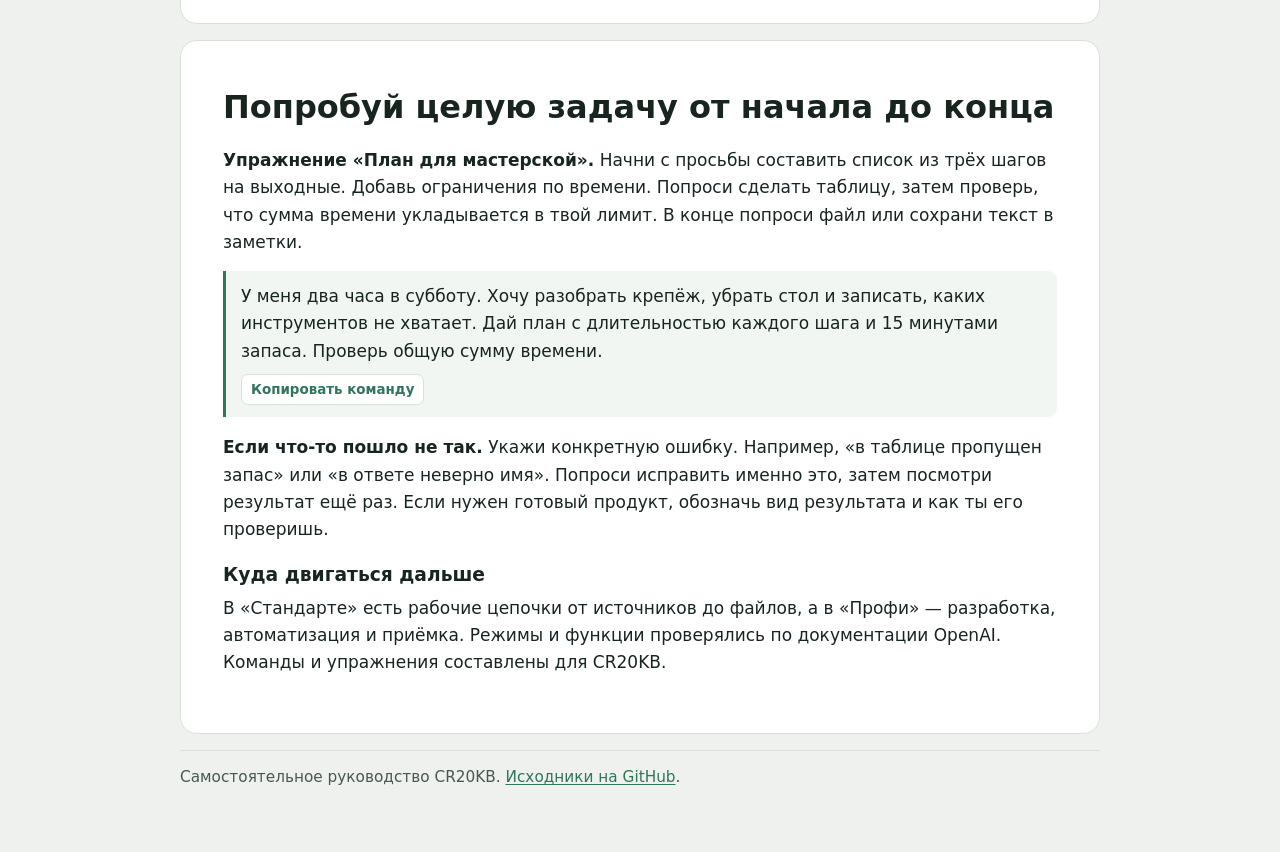
<file: chatgpt-handbook/release/easy.html>
<!doctype html>
<html lang="ru"><head><meta charset="utf-8">
<meta name="viewport" content="width=device-width, initial-scale=1">
<meta name="description" content="Вопросы, обучение, поиск, голос, фото, файлы, расчёты, проекты и напоминания.">
<meta name="theme-color" content="#eef1ee">
<meta name="cr20kb-edition" content="1.1.0">
<meta name="cr20kb-verified" content="2026-11-20">
<link rel="canonical" href="https://cr20kb.com/utilities/chatgpt-handbook/easy.html">
<title>ChatGPT в деле · Млад и стар | CR20KB</title>
<style>:root{--accent:#317659}
*{box-sizing:border-box}
:root{color-scheme:light;--paper:#fff;--surface:#eef1ee;--ink:#18251e;--muted:#48594e;--line:#d9e2d9}
body{margin:0;background:var(--surface);color:var(--ink);font:17px/1.6 system-ui,'Segoe UI',sans-serif}
a{color:var(--accent);text-underline-offset:.16em}
a:focus-visible,button:focus-visible{outline:3px solid var(--accent);outline-offset:3px}
main{width:min(100% - 32px,920px);margin:auto;padding:20px 0 48px}
.top,.actions{display:flex;align-items:center;gap:12px;flex-wrap:wrap}
.top{justify-content:space-between;margin-bottom:18px;font-size:.9rem}
.top a{font-weight:650}
.cover,.chapter,.card{background:var(--paper);border:1px solid var(--line);border-radius:17px}
.cover,.chapter{padding:clamp(18px,4vw,42px);margin-bottom:16px}
.cover{border-top:5px solid var(--accent)}
.kicker,.label{font-size:.75rem;font-weight:800;letter-spacing:.12em;text-transform:uppercase;color:var(--accent)}
h1,h2,h3,p{margin-top:0}
h1{font-size:clamp(2.2rem,7vw,4.15rem);line-height:1.02;letter-spacing:-.045em;margin:.25em 0}
h2{font-size:clamp(1.45rem,4.5vw,2rem);line-height:1.16;margin:.2em 0 .65em}
h3{font-size:1.1em;line-height:1.2;margin:1.1em 0 .45em}
p,ul,ol{margin-bottom:.9em}
.lead{font-size:1.23em;line-height:1.38;max-width:36rem}
.meta,.muted,footer{color:var(--muted);font-size:.9em}
.cover figure{max-width:660px;margin:20px 0}
.cover svg{display:block;width:100%;height:auto}
figcaption{font-size:.84em;color:var(--muted);margin-top:8px}
.toc{margin-top:20px;border-top:1px solid var(--line);padding-top:12px}
.toc ol{margin-top:6px;padding-left:1.45em}
.toc a{text-decoration:none}
.toc a:hover{text-decoration:underline}
.chapter{scroll-margin-top:12px}
pre{margin:0;white-space:pre-wrap;overflow-wrap:anywhere;color:var(--ink);font:inherit}
code{font-family:ui-monospace,Consolas,monospace;overflow-wrap:anywhere;font-size:.92em}
pre code{font:inherit}
.snippet{position:relative;background:#f2f6f2;border-left:3px solid var(--accent);border-radius:0 9px 9px 0;padding:12px 15px;margin:0 0 1em}
.copy{margin-top:9px;background:white;border:1px solid var(--line);border-radius:7px;padding:4px 9px;color:var(--accent);font:inherit;font-size:.79em;font-weight:700;cursor:pointer}
table{border-collapse:collapse;width:100%;table-layout:fixed;margin:.45em 0 1.1em;font-size:.91em}
th,td{padding:7px 9px;text-align:left;vertical-align:top;border-bottom:1px solid var(--line);overflow-wrap:anywhere}
th{background:#edf3ee;color:var(--ink)}
.button{display:inline-block;background:var(--accent);color:white;text-decoration:none;font-weight:700;border-radius:8px;padding:7px 12px}
.secondary{background:white;border:1px solid var(--line);color:var(--accent)}
.cards{display:grid;grid-template-columns:repeat(3,minmax(0,1fr));gap:12px;margin:18px 0}
.card{padding:18px;display:flex;flex-direction:column;border-top:4px solid var(--accent)}
.card h2{font-size:1.42rem}
.card .actions{margin-top:auto}
.card .button{font-size:.89em}
footer{border-top:1px solid var(--line);padding:14px 0}
@media(max-width:690px){.cards{grid-template-columns:1fr}.top{justify-content:flex-start}}
@page{size:A4;margin:16mm 17mm 17mm}
@media print{
  body{background:white;font-size:11.5pt;line-height:1.45}
  main{width:auto;margin:0;padding:0}
  .screen-only,button,footer{display:none!important}
  .cover,.chapter{border:0;border-radius:0;padding:0;margin:0}
  .cover{padding-top:7mm;border-top:4pt solid var(--accent)}
  .chapter{break-before:page;padding-top:3mm}
  .chapter h2{margin-top:3mm}
  h1{font-size:36pt}
  h2{font-size:23pt}
  h3{break-after:avoid}
  table,.snippet,figure{break-inside:avoid}
  .cover figure{margin:10mm 0}
  .toc{margin-top:7mm}
  a{text-decoration:none}
}
</style>
</head><body><main>

<nav class="top screen-only" aria-label="Навигация по книге"><a href="./index.html">← Все редакции</a>
<a href="./CR20KB_ChatGPT_Handbook_easy.pdf">Скачать PDF</a></nav>
<header class="cover">
<p class="kicker">CR20KB · Руководство по эксплуатации · 01</p>
<h1>ChatGPT<br>в деле</h1>
<p class="lead"><strong>Млад и стар</strong><br>От первого вопроса до своей задачи</p>

<figure><svg viewBox="0 0 640 240" role="img" aria-labelledby="graphic-title graphic-desc">
<title id="graphic-title">Три способа работы с ChatGPT</title>
<desc id="graphic-desc">Три карточки изображают диалог, рабочий документ и среду разработки.</desc>
<rect width="640" height="240" rx="18" fill="#183328"/>
<path d="M28 120h584" stroke="#375d4c" stroke-width="2" stroke-dasharray="5 9"/>
<rect x="46" y="46" width="156" height="148" rx="16" fill="#d8e8d4"/>
<rect x="242" y="46" width="156" height="148" rx="16" fill="#d8e6ec"/>
<rect x="438" y="46" width="156" height="148" rx="16" fill="#ecdfcb"/>
<path d="M83 83h82a9 9 0 0 1 9 9v39a9 9 0 0 1-9 9h-48l-24 18v-18H83a9 9 0 0 1-9-9V92a9 9 0 0 1 9-9z" fill="#317659"/>
<circle cx="102" cy="112" r="4" fill="#fff"/><circle cx="124" cy="112" r="4" fill="#fff"/><circle cx="146" cy="112" r="4" fill="#fff"/>
<path d="M287 73h47l19 19v73h-66z" fill="#225c83"/><path d="M334 73v20h19m-51 17h34m-34 15h34m-34 15h23" fill="none" stroke="#edf5f8" stroke-width="4" stroke-linecap="round"/>
<rect x="470" y="83" width="92" height="74" rx="8" fill="#81552b"/>
<path d="M470 100h92m-69 14 11 9-11 9m20 2h22" fill="none" stroke="#fff4e4" stroke-width="4" stroke-linecap="round" stroke-linejoin="round"/>
<g fill="#fff4e4"><circle cx="482" cy="92" r="2"/><circle cx="491" cy="92" r="2"/><circle cx="500" cy="92" r="2"/></g>
</svg><figcaption>Диалог, готовый результат и разработка. Выбирай способ работы по задаче.</figcaption></figure>

<p class="meta">Текст и примеры — ChatGPT для CR20KB<br>Версия 1.1.0 · Источники сверены 20 ноября 2026</p>
<nav class="toc" aria-label="Оглавление"><strong>Оглавление</strong><ol><li><a href="#start">Первые пять минут</a></li><li><a href="#request">Пиши мне так, как ставишь задачу человеку</a></li><li><a href="#learn">Учись через примеры и вопросы</a></li><li><a href="#search">Ищи свежие сведения и проверяй источник</a></li><li><a href="#inputs">Говори, показывай и прикрепляй</a></li><li><a href="#images">Сделай картинку и исправь одну деталь</a></li><li><a href="#files">Прочитай документ и получи свой файл</a></li><li><a href="#numbers">Посчитай, сравни и пойми результат</a></li><li><a href="#projects">Продолжай проект, сохраняя важное</a></li><li><a href="#actions">Поручи действие и проверь, что оно состоялось</a></li><li><a href="#privacy">Береги личное и проверяй важное</a></li><li><a href="#practice">Попробуй целую задачу от начала до конца</a></li></ol></nav>
</header>
<section class="chapter" id="start">
<h2>Первые пять минут</h2>
<p>Открой ChatGPT и напиши, чего хочешь добиться. Мне можно отвечать
обычным языком, с опечатками и на ходу. Достаточно одной конкретной
задачи. Начни с «объясни», «помоги придумать» или «сделай».</p>
<div class="snippet"><pre class="text"><code>Объясни, почему длинную линейку легко согнуть плашмя и трудно согнуть ребром. Объясни на домашнем примере, простыми словами. Потом задай мне один вопрос, чтобы я проверил, что понял.</code></pre></div>
<p>Можешь уточнять сразу после ответа. Скажи «покажи по шагам», «объясни
короче», «я споткнулся на втором шаге» или «теперь дай пример без
линейки». Когда начинаешь отдельную тему, открой новый чат. Если хочешь
вернуться к старой задаче, найди тот разговор и продолжи в нём.</p>
<section id="три-способа-работы" class="level3">
<h3>Три способа работы</h3>
<table>
<colgroup>
<col style="width: 50%" />
<col style="width: 50%" />
</colgroup>
<thead>
<tr class="header">
<th>Где начать</th>
<th>Что попробовать</th>
</tr>
</thead>
<tbody>
<tr class="odd">
<td>Чат</td>
<td>Разобраться в вопросе, придумать идею, поправить текст</td>
</tr>
<tr class="even">
<td>Work, если доступен</td>
<td>Получить готовую таблицу, PDF, презентацию или другое рабочее
изделие</td>
</tr>
<tr class="odd">
<td>Codex, если доступен</td>
<td>Исправить программу, проверить файлы проекта или сделать простую
страницу</td>
</tr>
</tbody>
</table>
<p>Режимы и кнопки зависят от приложения, аккаунта и настроек. Начни с
обычного чата и при необходимости попроси перейти к конкретному файлу.
<a href="https://learn.chatgpt.com/docs/use-chatgpt">Как выбрать
режим</a>.</p>
</section>
</section>
<section class="chapter" id="request">
<h2>Пиши мне так, как ставишь задачу человеку</h2>
<p>Скажи четыре вещи. Что нужно сделать, кому это нужно, какие данные
использовать и как должен выглядеть результат. Если есть ограничение,
например «до 100 слов» или «оставь цены как есть», назови его сразу.</p>
<div class="snippet"><pre class="text"><code>Помоги написать сообщение соседу. Завтра нужно перенести встречу на вечер, свободен после 18:00. Сделай два дружелюбных варианта по две строки. Адрес, причину и точное время не придумывай.</code></pre></div>
<p>Проверь, что даты и имена верны. Если первый вариант слишком
официальный, попроси поменять тон и сохранить смысл. Так же можно
подготовить объявление, приглашение, короткое письмо или перевод. Когда
текст важен, попроси перечислить места, где смысл был неоднозначен.</p>
<section id="потренируйся-на-своём-примере" class="level3">
<h3>Потренируйся на своём примере</h3>
<p>Возьми сообщение, которое уже написал, и попроси сделать его
понятнее. Дай два условия, которые нельзя менять. Сравни версии и выбери
свою. Написать сообщение и отправить его — два разных шага. Само
появление текста в чате означает, что черновик готов.</p>
</section>
</section>
<section class="chapter" id="learn">
<h2>Учись через примеры и вопросы</h2>
<p>Скажи, что уже знаешь. Если тема сложная, попроси один пример, затем
одну маленькую задачу. Если у тебя есть своё решение, пришли его и
попроси показать первое место, где ты ошибся. Это полезно для языка,
школьной темы, ручного расчёта или нового инструмента.</p>
<div class="snippet"><pre class="text"><code>Я учусь переводить миллиметры в сантиметры. Объясни на трёх примерах. Дай мне один пример без ответа. Когда я отвечу, проверь и покажи, где я сбился.</code></pre></div>
<p>Для разговора на другом языке попроси разыграть короткую сцену.
Например, встреча с заказчиком и три простых вопроса о проекте. Можно
включить голосовой режим, если он доступен, или вести диалог письменно.
Имена, цифры и новые слова лучше сверить по тексту. <a
href="https://help.openai.com/en/articles/9260256-chatgpt-capabilities-overview">Обзор
функций</a>.</p>
</section>
<section class="chapter" id="search">
<h2>Ищи свежие сведения и проверяй источник</h2>
<p>Если вопрос зависит от даты, цены или расписания, прямо попроси
поискать в интернете. Укажи место, дату и интересующий диапазон. Для
объявления или расписания попроси ссылку на саму страницу. Открой её и
проверь, что условия подходят тебе.</p>
<div class="snippet"><pre class="text"><code>Проверь на официальном сайте музея, открыт ли он в это воскресенье. Укажи город, точную дату и часы, которые написаны в источнике. Если расписание на этот день не опубликовано, скажи это отдельно.</code></pre></div>
<p>Если вопрос большой и нужно сравнить несколько источников, попробуй
глубокое исследование, если оно доступно. Для начала дай один узкий
вопрос. Если я ссылаюсь на источник, а нужной фразы там нет, попроси
показать точное место. <a
href="https://help.openai.com/en/articles/9260256-chatgpt-capabilities-overview">Поиск
и исследование</a>.</p>
</section>
<section class="chapter" id="inputs">
<h2>Говори, показывай и прикрепляй</h2>
<p>Если доступен голос, можно объяснить задачу вслух. После разговора
попроси оформить результат письменно. Перепроверь имена, даты, цены и
числа, которые важны. Для точной записи значений можно написать их
отдельным сообщением.</p>
<p>Прикрепи фотографию или скриншот, если вопрос зависит от того, что на
экране. Отметь место, на которое надо смотреть. Нечёткую надпись лучше
переснять ближе или продублировать текстом.</p>
<div class="snippet"><pre class="text"><code>Посмотри на скриншот. Перепиши только сообщение об ошибке в выделенной области. Нечитаемое обозначь вопросительным знаком. Затем простыми словами объясни, что можно безопасно проверить.</code></pre></div>
<p>Перед загрузкой обрежь всё лишнее, например адрес, номер телефона,
пароль, чужое лицо или переписку на фоне. Для распознавания рукописи
попроси сначала показать расшифровку, а потом делать выводы. <a
href="https://help.openai.com/en/articles/9260256-chatgpt-capabilities-overview">Файлы,
звук и изображения</a>.</p>
</section>
<section class="chapter" id="images">
<h2>Сделай картинку и исправь одну деталь</h2>
<p>Опиши предмет, обстановку, стиль и форму кадра. Если в изображении
будет текст, возьми точную фразу в кавычки. После генерации проверь
буквы, края кадра и важные детали.</p>
<div class="snippet"><pre class="text"><code>Создай квадратную акварельную открытку. На столе синяя кружка, за окном снег, справа тёплая лампа. Оставь пустое место сверху для поздравления. Без надписей.</code></pre></div>
<p>Если нужно изменить цвет кружки, попроси изменить только её и
перечисли остальное, что хочешь сохранить. Для точной правки прикрепи
понравившийся вариант. Скачай его до следующего изменения. Больше команд
есть в отдельной <a
href="https://cr20kb.com/utilities/chatgpt-images/">книге CR20KB о
картинках</a>.</p>
</section>
<section class="chapter" id="files">
<h2>Прочитай документ и получи свой файл</h2>
<p>Прикрепи документ и объясни, какая часть тебя интересует. Можно
попросить перевести одну страницу, вынести в список сроки или составить
конспект. Если документ отсканирован и текст плохо читается, скажи,
какие места переснять.</p>
<div class="snippet"><pre class="text"><code>Прочитай прикреплённый PDF. Собери таблицу из трёх столбцов: что сделать, к какому сроку, на какой странице это сказано. Неизвестные сроки оставь пустыми. Дай короткое резюме и готовый файл таблицы, если здесь доступно создание файлов.</code></pre></div>
<p>Чтобы проверить результат, открой две страницы из ответа и сверь
формулировки. Если нужен файл, назови формат. Например, PDF для печати
или XLSX для редактирования. Когда я дал файл, скачай его и открой в
обычном приложении. <a
href="https://help.openai.com/en/articles/9260256-chatgpt-capabilities-overview">Работа
с файлами</a>.</p>
</section>
<section class="chapter" id="numbers">
<h2>Посчитай, сравни и пойми результат</h2>
<p>Дай числа с единицами и скажи, что хочешь узнать. Для обычного
расчёта попроси формулу и подстановку. Для таблицы попроси указать,
какие строки вошли в итог, и проверить сумму отдельным способом.</p>
<div class="snippet"><pre class="text"><code>Я купил тетрадь за 45 грн, карандаш за 18 грн и две ручки по 24 грн. Посчитай общую сумму, покажи подстановку и остаток от 150 грн.</code></pre></div>
<p>Ответ можно сверить вручную. Ручки стоят 48 грн, всё вместе 111 грн,
остаток 39 грн. Если в похожей задаче число непонятно, попроси объяснить
каждое слагаемое.</p>
<p>Можно сравнить варианты в таблице. Назови свои критерии, например
цена, вес, размер и возможность ремонта. Если цены нужно найти, явно
попроси поиск с датой. Если цена приблизительная, попроси отметить это в
таблице. <a
href="https://help.openai.com/en/articles/9260256-chatgpt-capabilities-overview">Анализ
данных</a>.</p>
</section>
<section class="chapter" id="projects">
<h2>Продолжай проект, сохраняя важное</h2>
<p>Для большой темы создай проект, если он доступен. Например,
«Мастерская», «Английский» или «Книга». Держи в проекте нужные чаты,
файлы и короткие правила. После важного решения попроси записать итог в
одном месте.</p>
<div class="snippet"><pre class="text"><code>Сделай короткую заметку по проекту. Что уже готово, какое решение мы приняли, какой файл актуальный и что сделать следующим. Данные бери из этого разговора.</code></pre></div>
<p>Память помогает учитывать предпочтения, если она включена. Важное
требование к конкретной работе лучше повторить или записать в проект.
Посмотреть и изменить память можно в настройках. Перед первым сообщением
во временном чате выбери персонализацию. Personalized может использовать
существующую память, инструкции и плагины; Unpersonalized их не
использует. Ни один вариант не создаёт и не обновляет память, пока чат
временный. Сохранение превращает его в обычный чат с настройками
аккаунта. <a
href="https://help.openai.com/en/articles/10169521-projects-in-chatgpt">Проекты</a>
· <a
href="https://help.openai.com/en/articles/8590148-memory-in-chatgpt">Память</a>
· <a
href="https://help.openai.com/en/articles/8914046-temporary-chat-in-chatgpt">Временный
чат</a>.</p>
</section>
<section class="chapter" id="actions">
<h2>Поручи действие и проверь, что оно состоялось</h2>
<p>Если в твоём аккаунте подключены нужные приложения, можно попросить
найти письмо, сверить календарь или подготовить публикацию. Сначала дай
точную цель и границу действия. Для первого опыта попроси только поиск
или черновик, затем проверь нужные данные.</p>
<div class="snippet"><pre class="text"><code>Если у тебя есть доступ к моему календарю, проверь, свободно ли завтра с 18:00 до 19:00 по Киеву. Событие пока не создавай. Если доступа нет, скажи прямо.</code></pre></div>
<p>Для напоминания укажи дату, время, часовой пояс и текст. Убедись, что
приложение показало созданную задачу. Для файла ищи ссылку на
скачивание, для отправки — подтверждение сервиса, для публикации —
рабочую ссылку. Если выполнение зависит от подключения или согласия, я
могу попросить тебя выполнить этот шаг. <a
href="https://learn.chatgpt.com/docs/automations">Задачи по
расписанию</a>.</p>
</section>
<section class="chapter" id="privacy">
<h2>Береги личное и проверяй важное</h2>
<p>Перед загрузкой фото или файла спроси себя, что из него нужно для
задачи. Для разбора квитанции часто хватает суммы, даты и строки с
услугой. Можно закрыть имя, адрес и номер счёта. Для исправления
сообщения можно заменить имена на «коллега» и «заказчик». Пароли и коды
входа в чат вставлять не нужно.</p>
<div class="snippet"><pre class="text"><code>Прочитай эту обезличенную выписку. Отдели то, что прямо написано, от предположений. Если для ответа не хватает данных, перечисли недостающие поля и объясни, зачем они нужны.</code></pre></div>
<p><strong>Когда цена ошибки высока.</strong> Я могу объяснить текст,
собрать вопросы для врача или юриста и помочь сравнить документы. Важное
решение проверь по первичному источнику или с профильным специалистом.
Особенно внимательно проверь дозировки, даты, адреса, суммы и инструкции
по безопасности.</p>
<p>Для разового разговора можно выбрать временный чат, если он доступен.
Для управления данными открой настройки аккаунта и прочитай, что
означают конкретные переключатели. <a
href="https://help.openai.com/en/articles/8914046-temporary-chat-in-chatgpt">Временный
чат</a> · <a
href="https://help.openai.com/en/articles/7730893-data-controls-in-chatgpt">Управление
данными</a>.</p>
</section>
<section class="chapter" id="practice">
<h2>Попробуй целую задачу от начала до конца</h2>
<p><strong>Упражнение «План для мастерской».</strong> Начни с просьбы
составить список из трёх шагов на выходные. Добавь ограничения по
времени. Попроси сделать таблицу, затем проверь, что сумма времени
укладывается в твой лимит. В конце попроси файл или сохрани текст в
заметки.</p>
<div class="snippet"><pre class="text"><code>У меня два часа в субботу. Хочу разобрать крепёж, убрать стол и записать, каких инструментов не хватает. Дай план с длительностью каждого шага и 15 минутами запаса. Проверь общую сумму времени.</code></pre></div>
<p><strong>Если что-то пошло не так.</strong> Укажи конкретную ошибку.
Например, «в таблице пропущен запас» или «в ответе неверно имя». Попроси
исправить именно это, затем посмотри результат ещё раз. Если нужен
готовый продукт, обозначь вид результата и как ты его проверишь.</p>
<section id="куда-двигаться-дальше" class="level3">
<h3>Куда двигаться дальше</h3>
<p>В «Стандарте» есть рабочие цепочки от источников до файлов, а в
«Профи» — разработка, автоматизация и приёмка. Режимы и функции
проверялись по документации OpenAI. Команды и упражнения составлены для
CR20KB.</p>
</section>
</section>

<footer class="screen-only">Самостоятельное руководство CR20KB. <a href="https://github.com/cr20kb-commits/cr20kb-calculate/tree/main/chatgpt-handbook">Исходники на GitHub</a>.</footer>
</main><script>
document.querySelectorAll('.snippet pre').forEach(pre => {
  const button = document.createElement('button');
  button.type = 'button';
  button.className = 'copy screen-only';
  button.textContent = 'Копировать команду';
  button.addEventListener('click', async () => {
    try {
      await navigator.clipboard.writeText(pre.textContent.trim());
      button.textContent = 'Скопировано';
    } catch {
      const range = document.createRange();
      range.selectNodeContents(pre);
      const selection = window.getSelection();
      selection.removeAllRanges();
      selection.addRange(range);
      button.textContent = 'Текст выделен';
    }
  });
  pre.after(button);
});
</script></body></html>
</file>
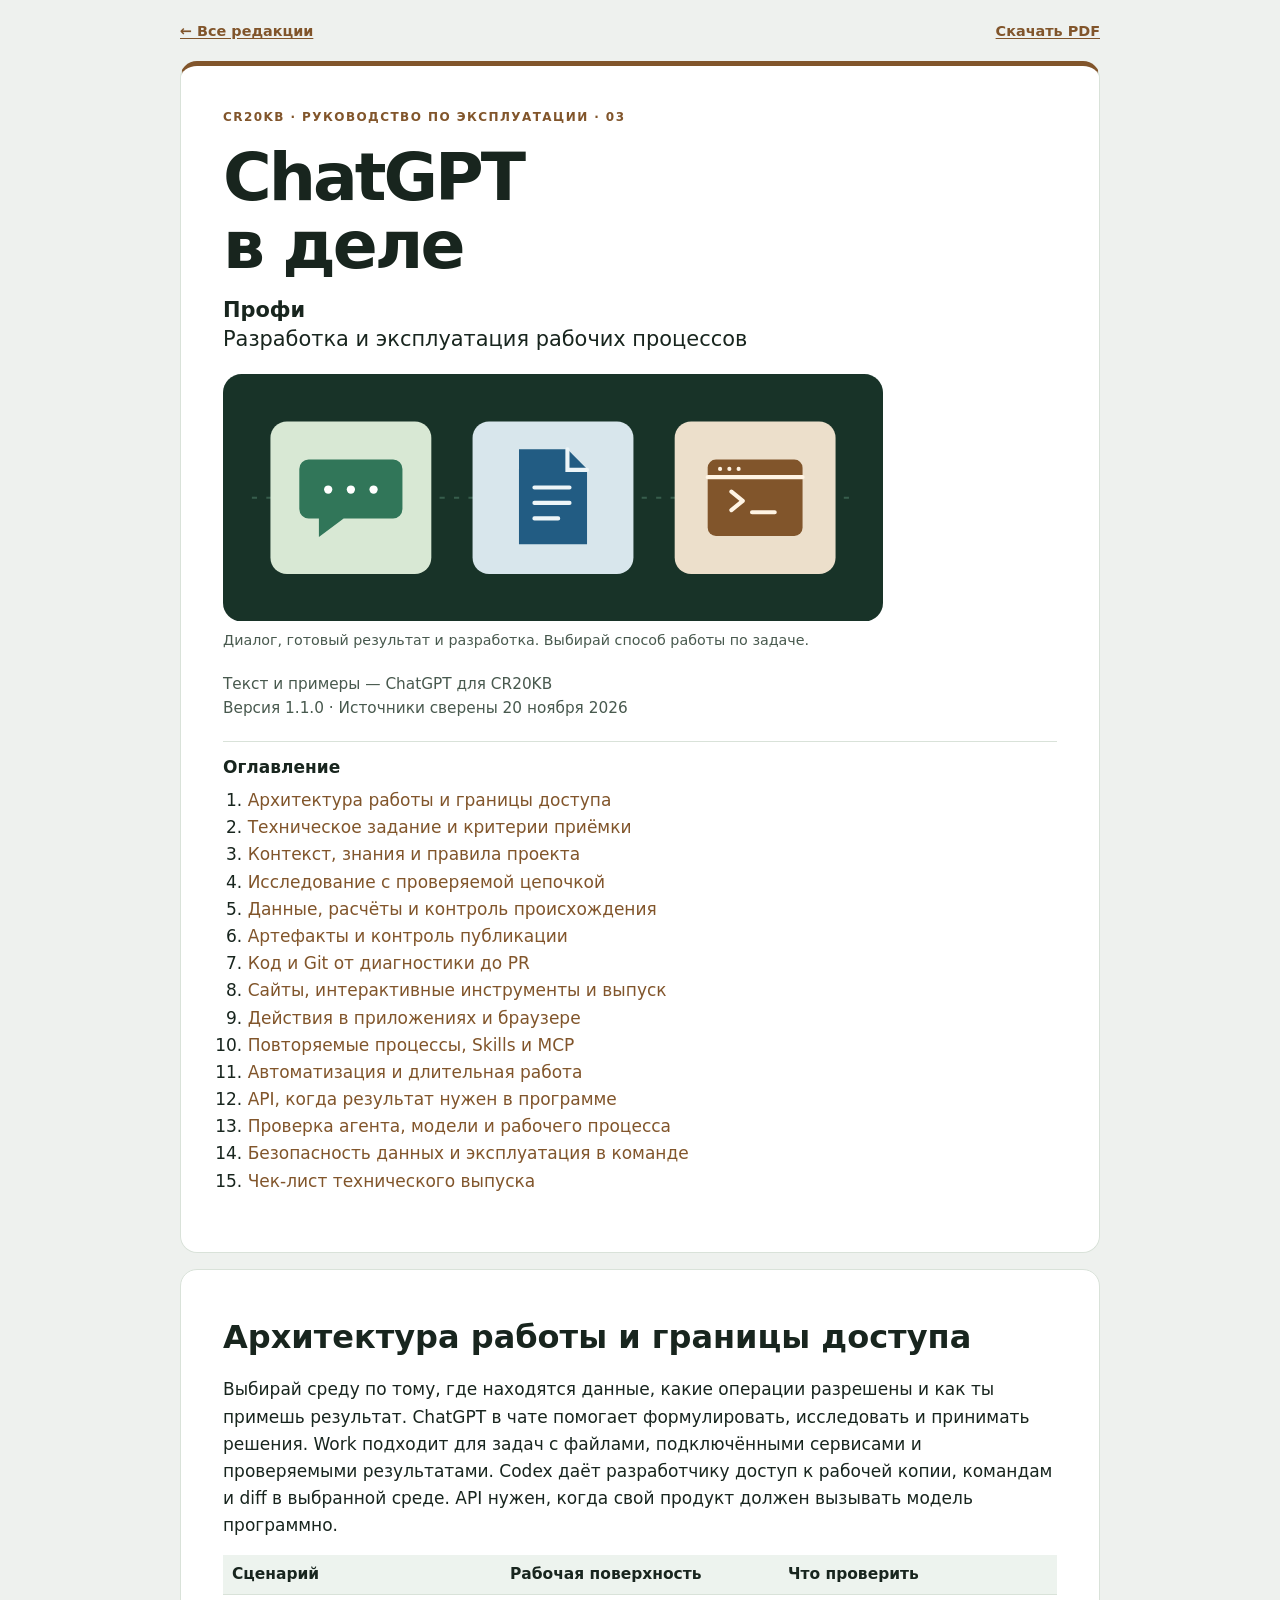
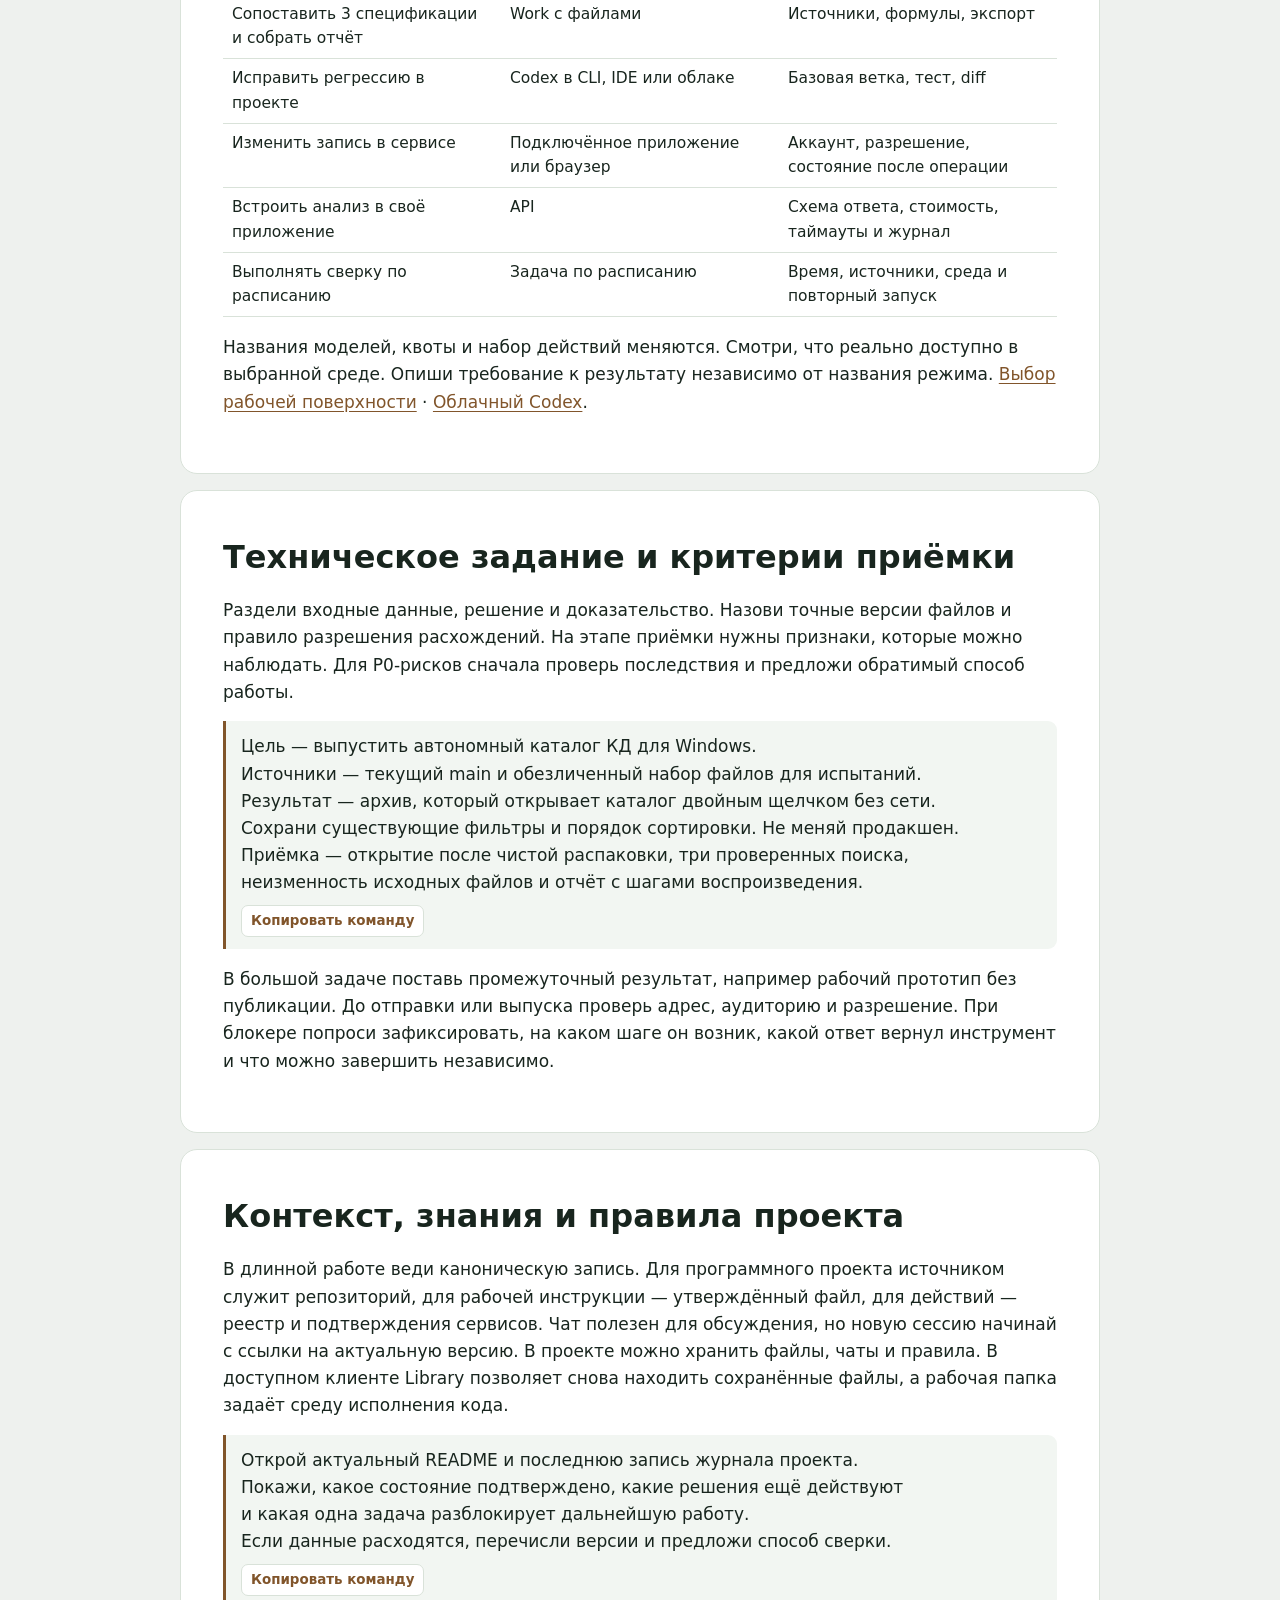
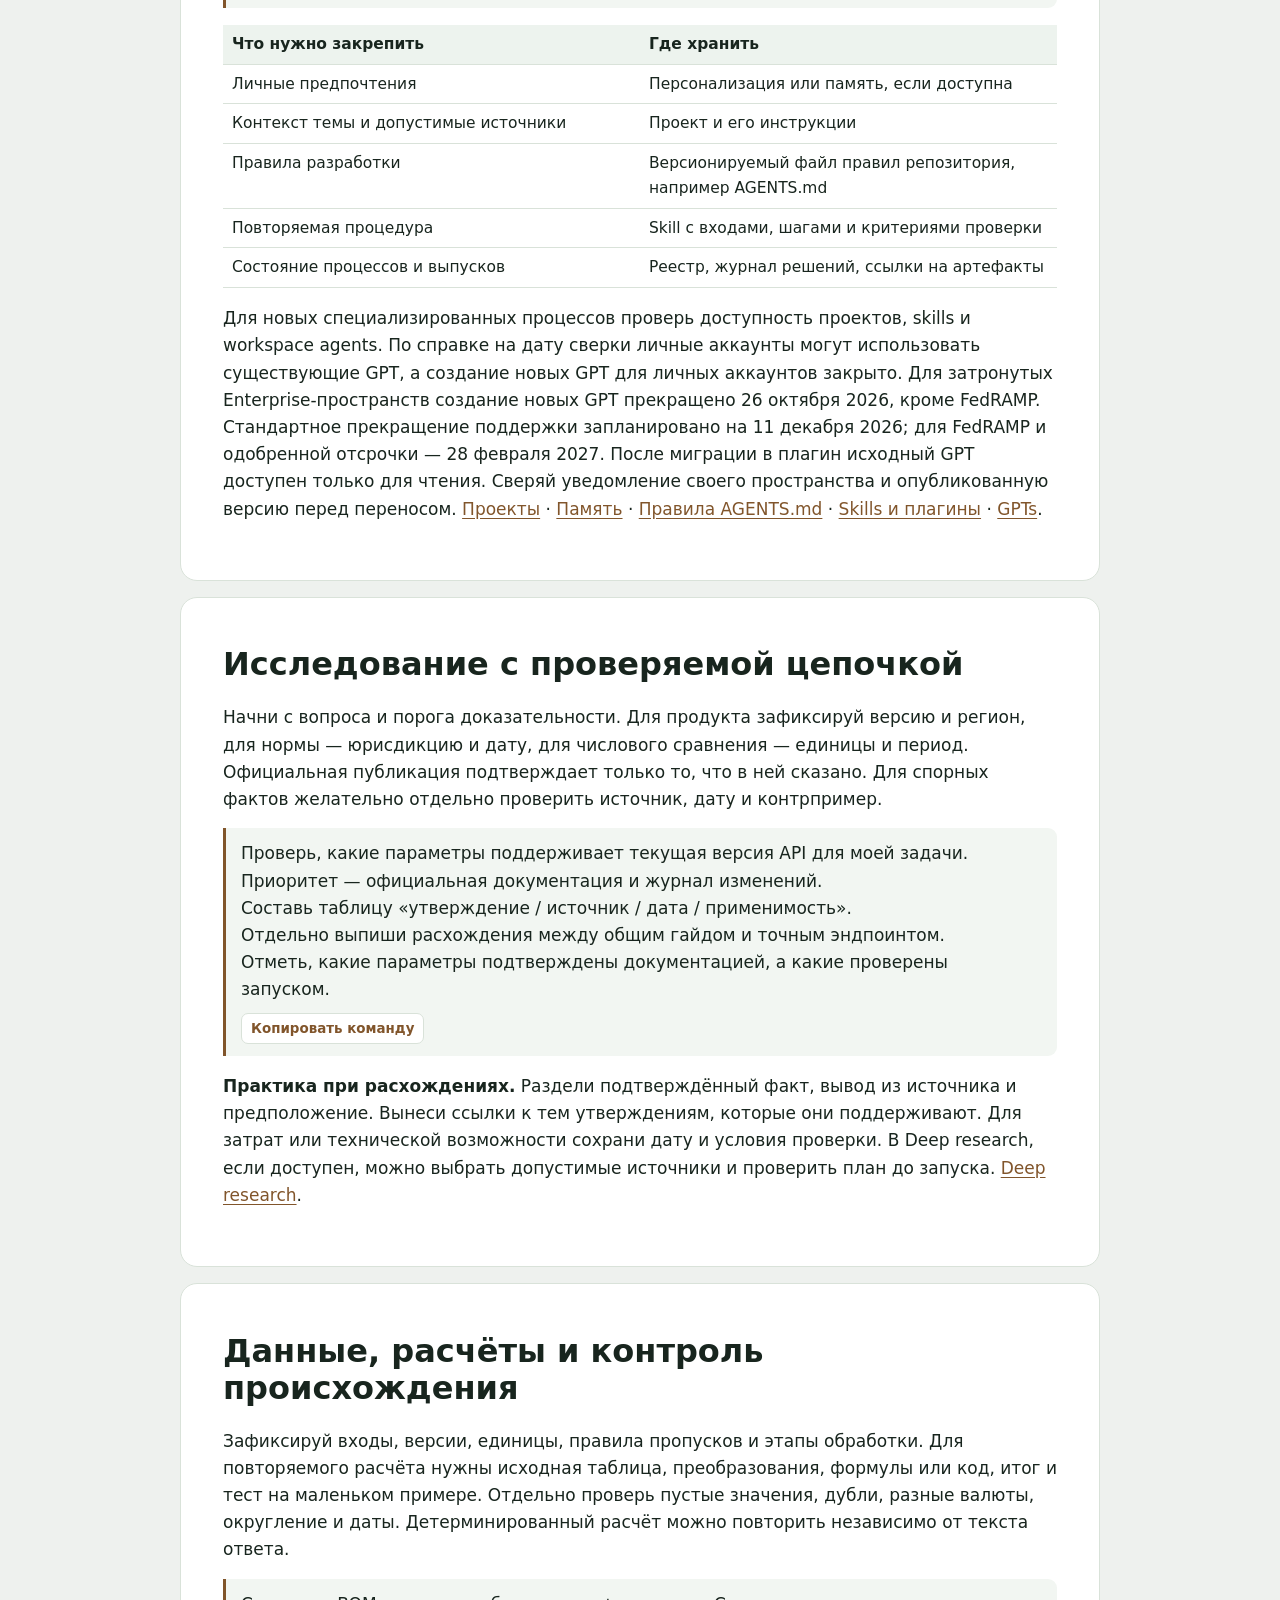
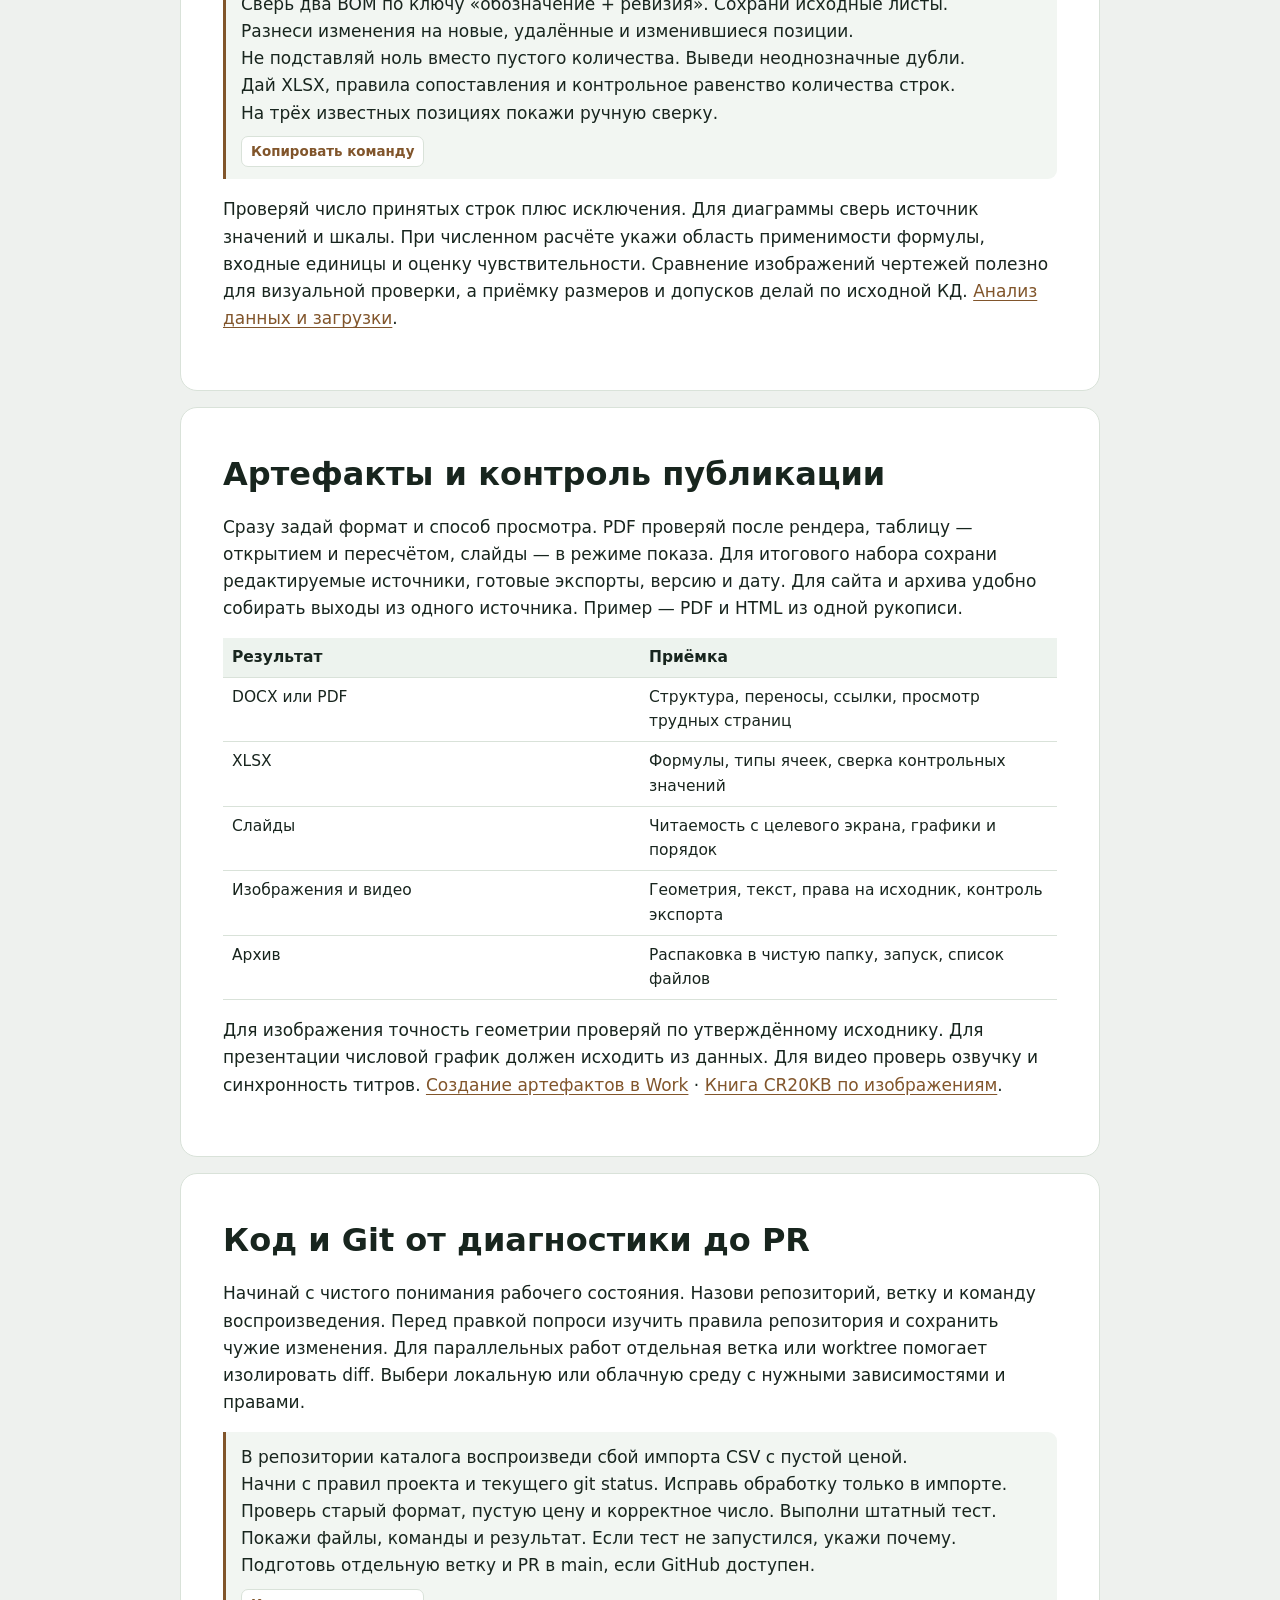
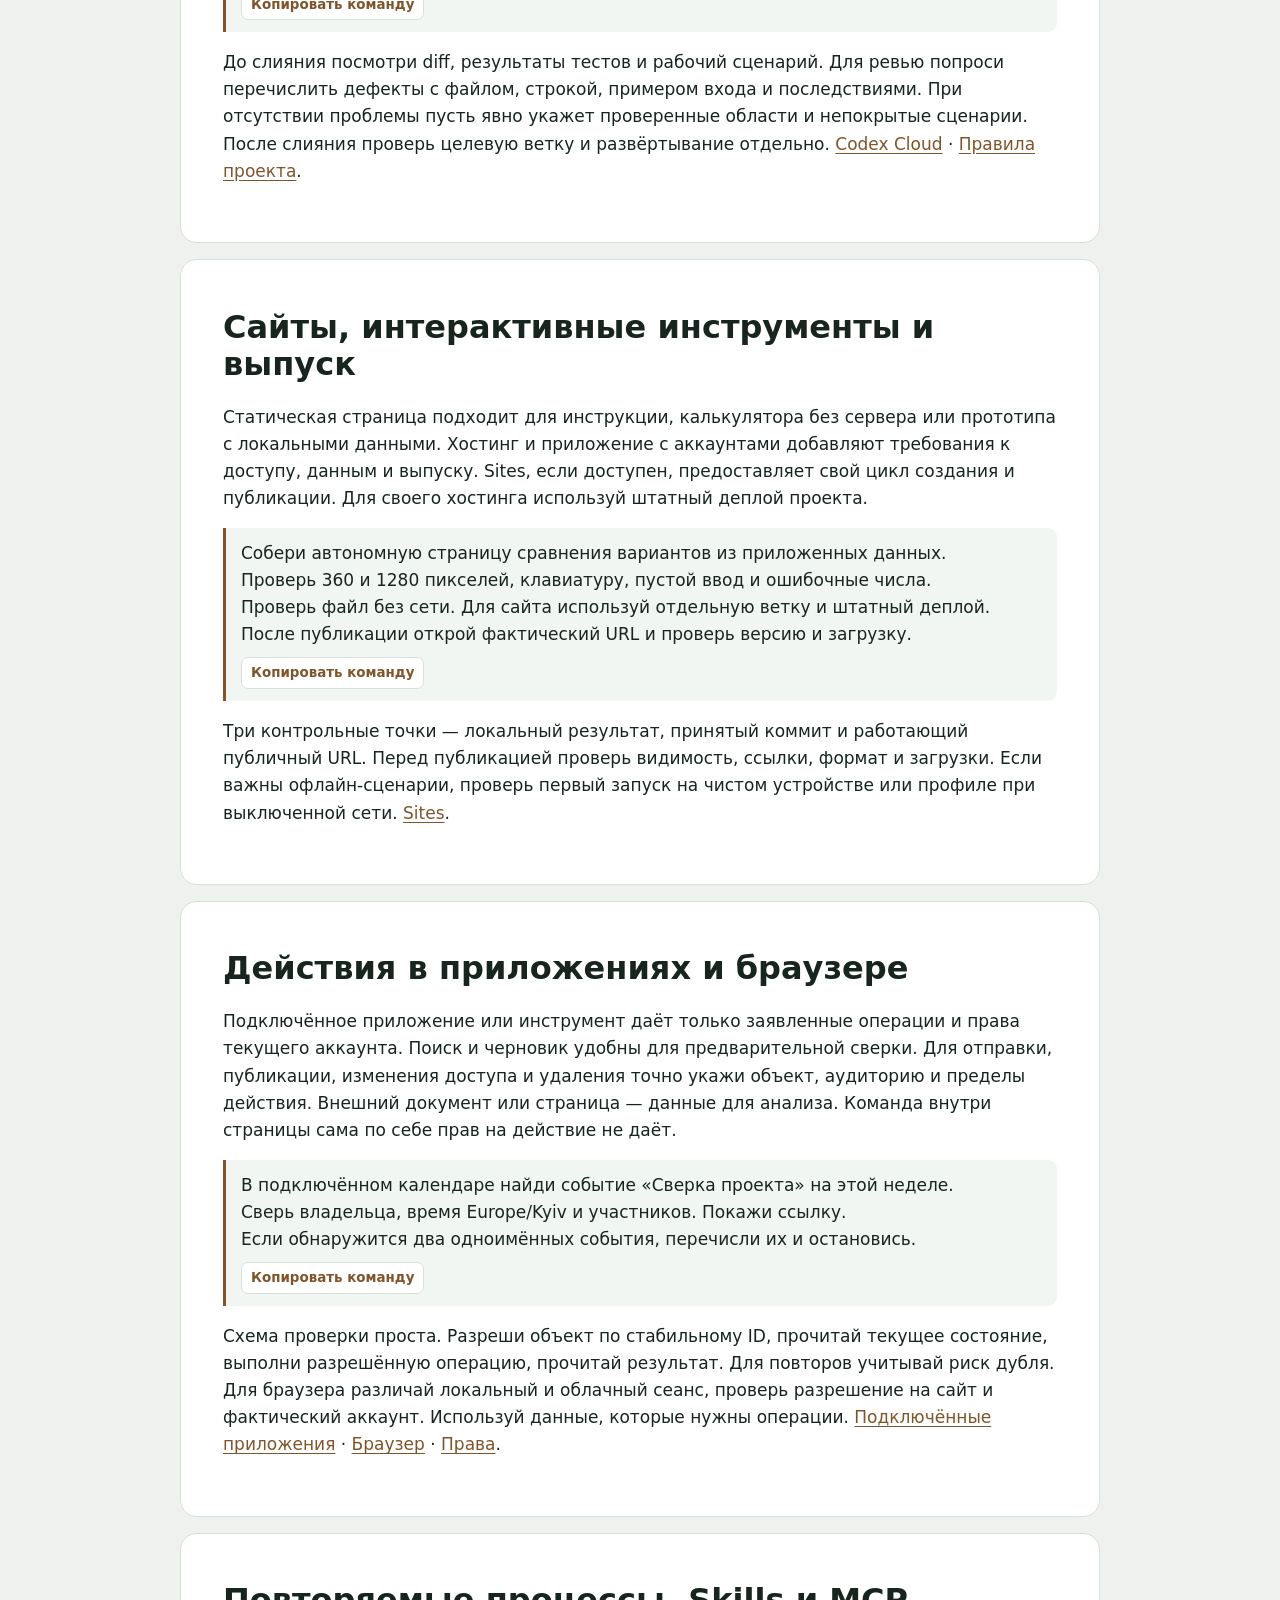
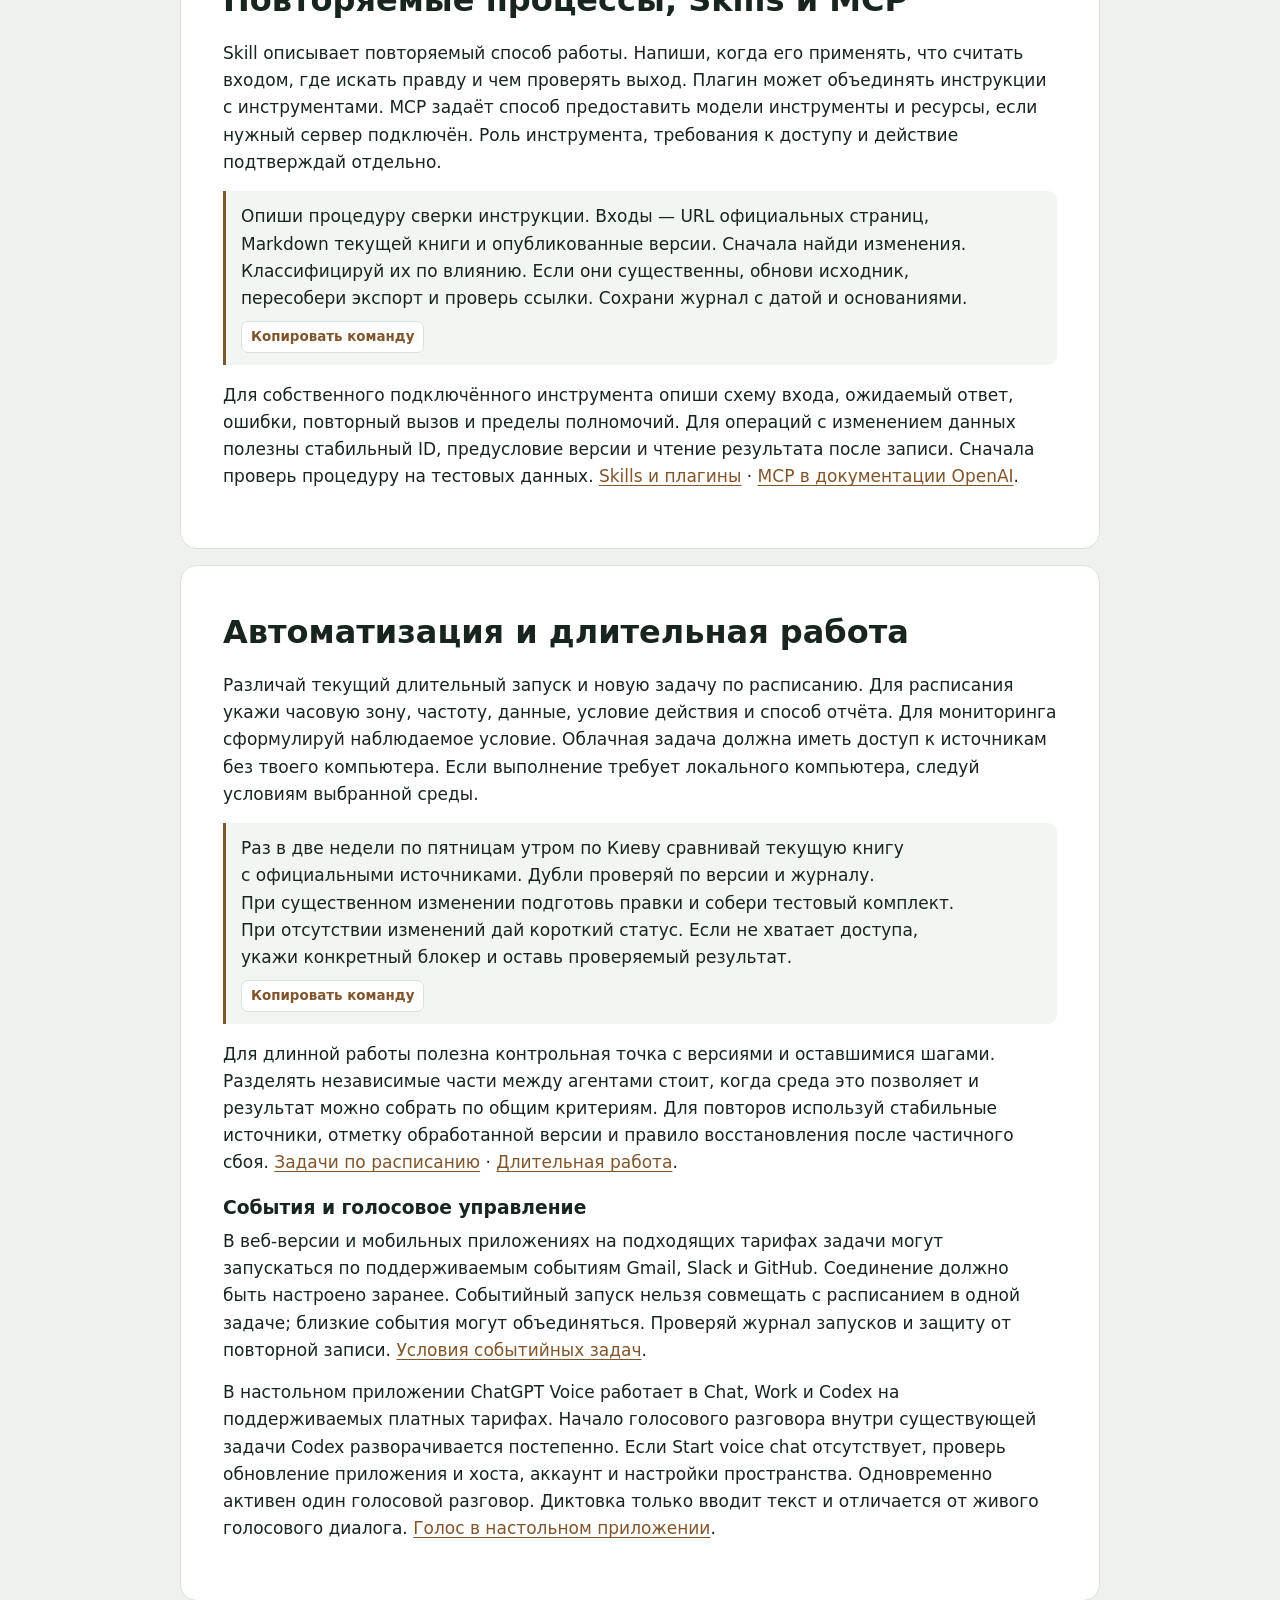
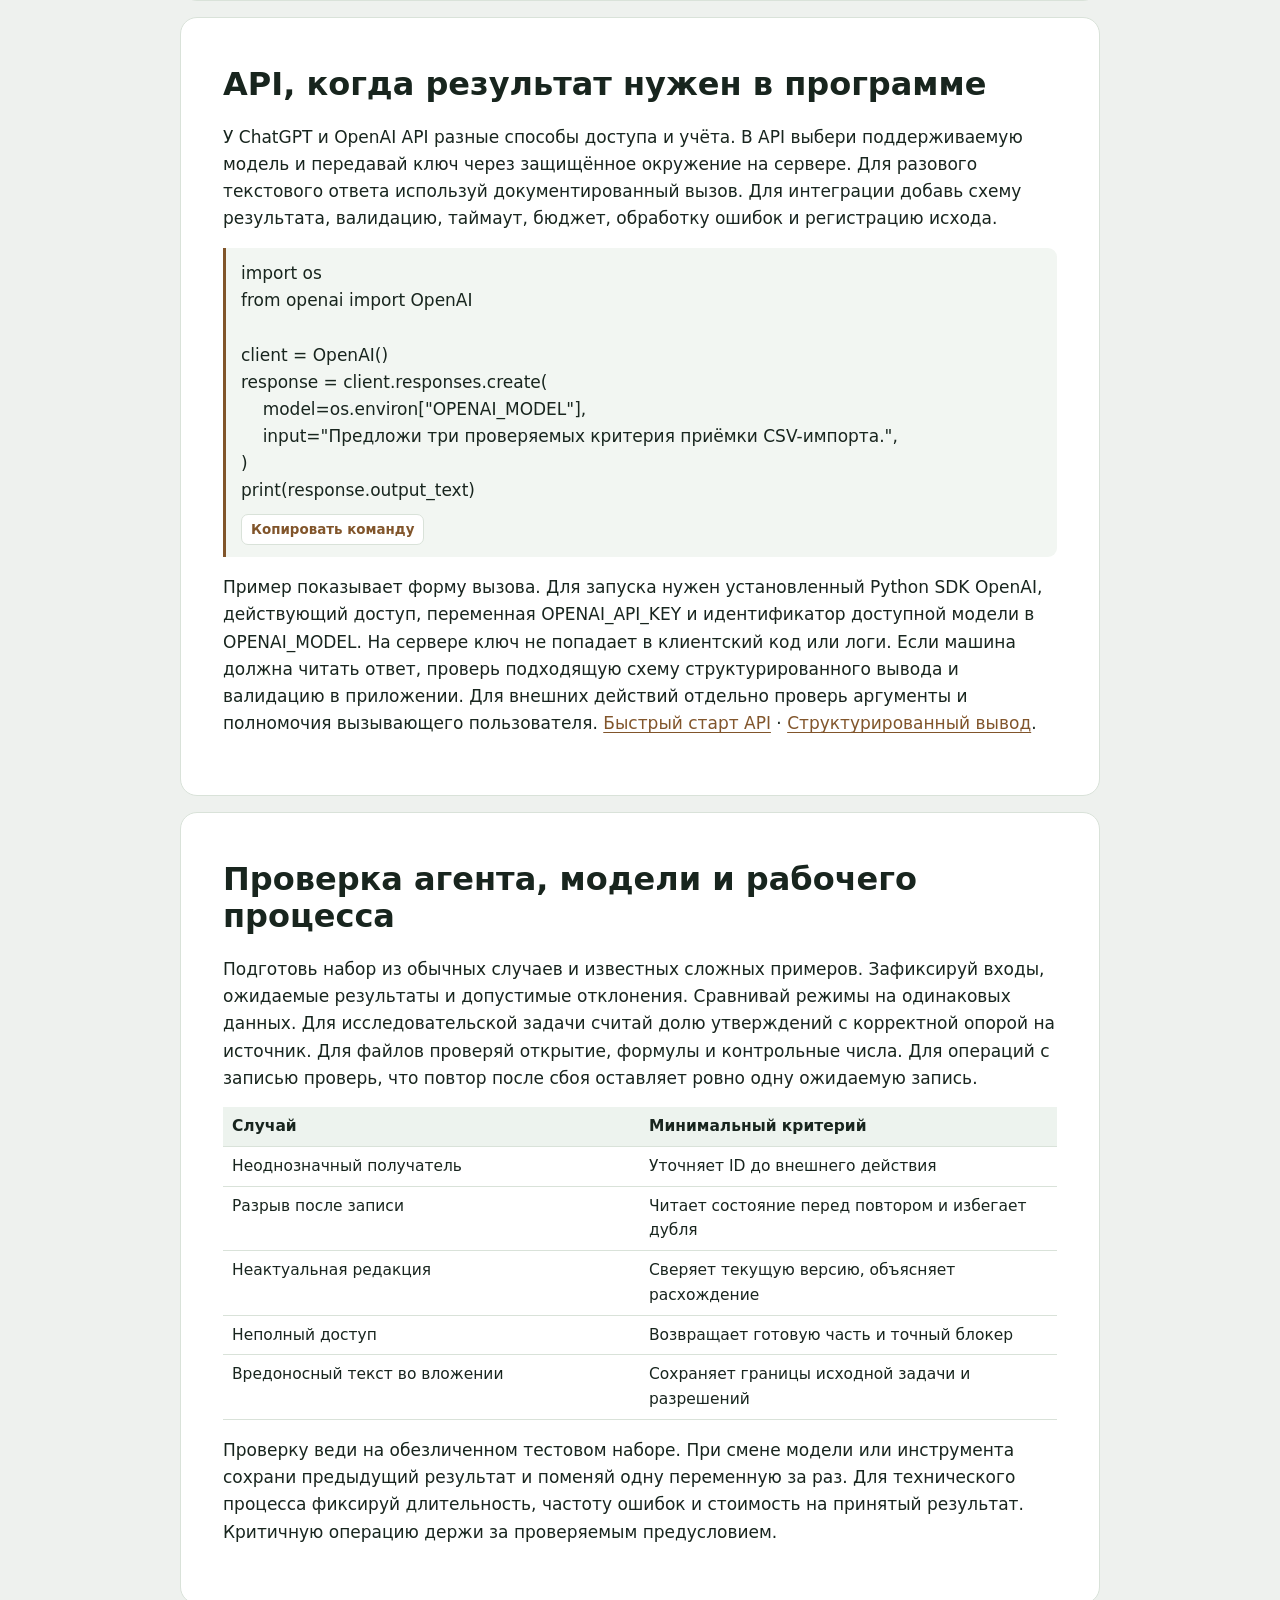
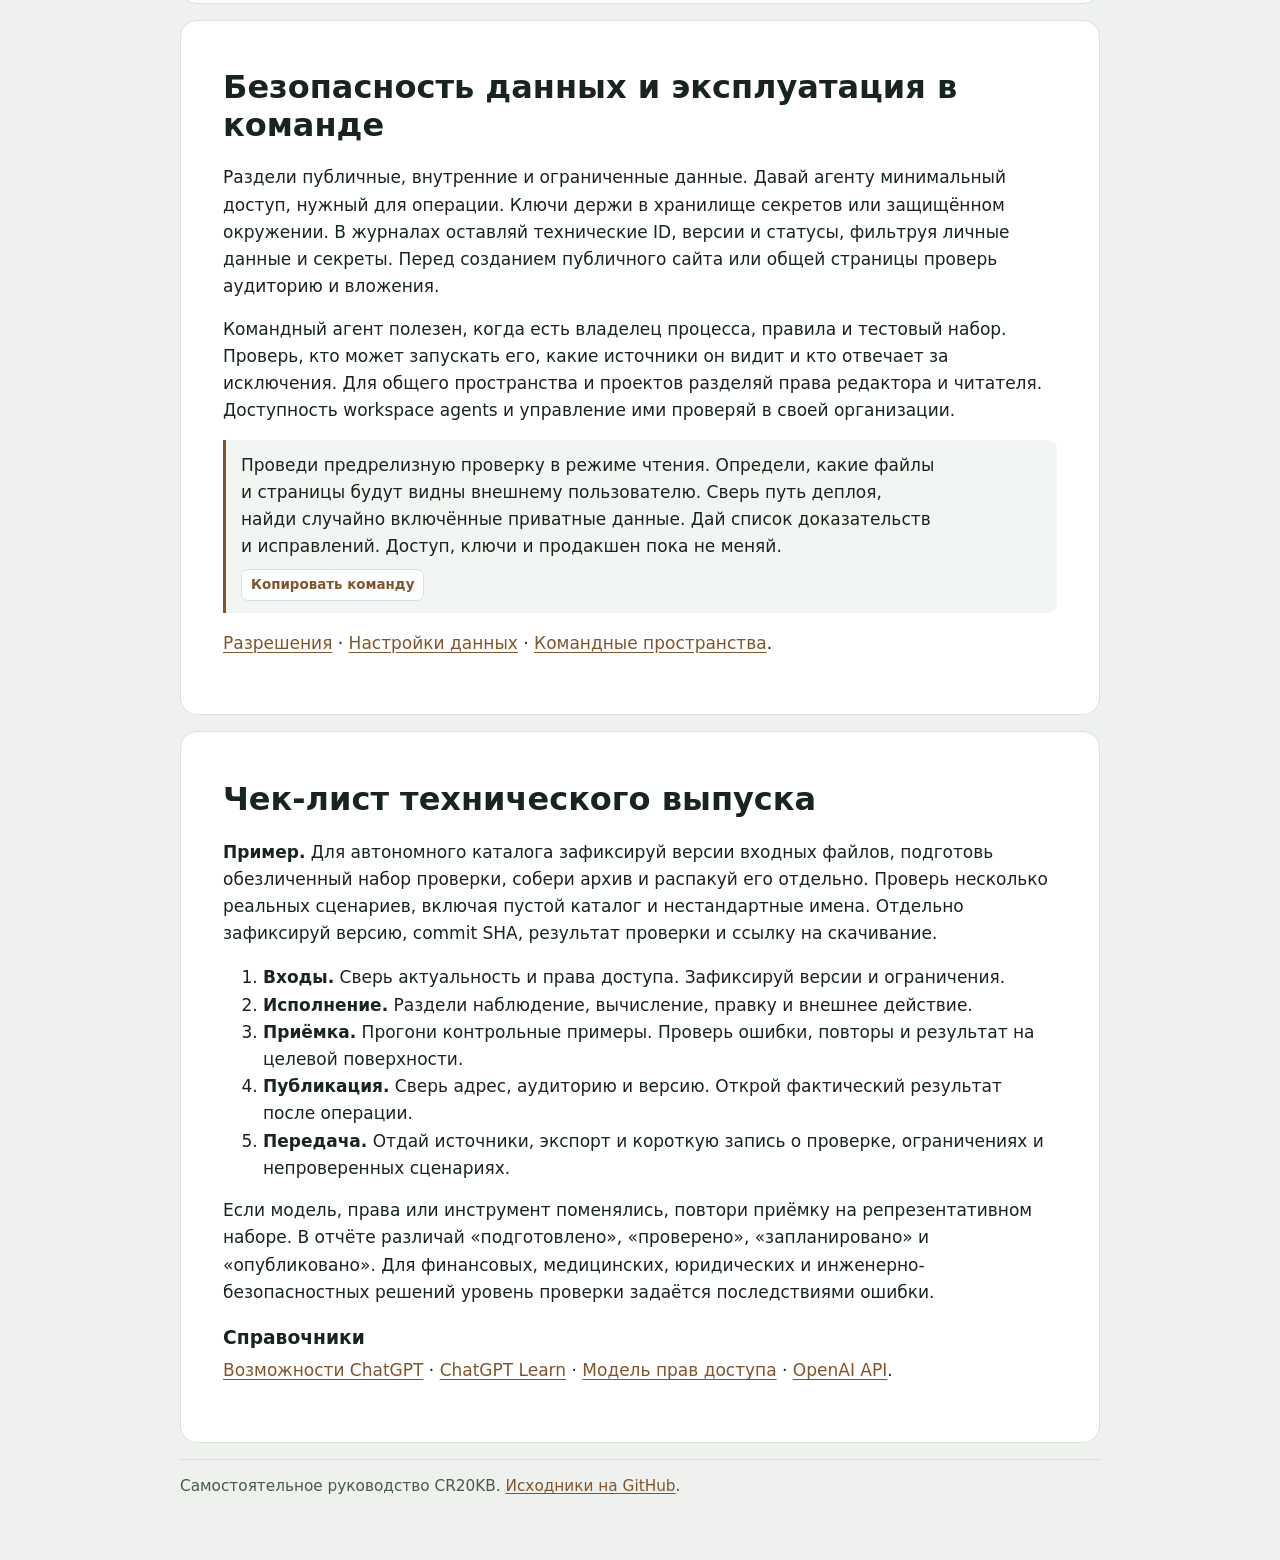
<file: chatgpt-handbook/release/pro.html>
<!doctype html>
<html lang="ru"><head><meta charset="utf-8">
<meta name="viewport" content="width=device-width, initial-scale=1">
<meta name="description" content="Codex, Git, права, Sites, API, MCP, автоматизация и проверка выпуска.">
<meta name="theme-color" content="#eef1ee">
<meta name="cr20kb-edition" content="1.1.0">
<meta name="cr20kb-verified" content="2026-11-20">
<link rel="canonical" href="https://cr20kb.com/utilities/chatgpt-handbook/pro.html">
<title>ChatGPT в деле · Профи | CR20KB</title>
<style>:root{--accent:#81552b}
*{box-sizing:border-box}
:root{color-scheme:light;--paper:#fff;--surface:#eef1ee;--ink:#18251e;--muted:#48594e;--line:#d9e2d9}
body{margin:0;background:var(--surface);color:var(--ink);font:17px/1.6 system-ui,'Segoe UI',sans-serif}
a{color:var(--accent);text-underline-offset:.16em}
a:focus-visible,button:focus-visible{outline:3px solid var(--accent);outline-offset:3px}
main{width:min(100% - 32px,920px);margin:auto;padding:20px 0 48px}
.top,.actions{display:flex;align-items:center;gap:12px;flex-wrap:wrap}
.top{justify-content:space-between;margin-bottom:18px;font-size:.9rem}
.top a{font-weight:650}
.cover,.chapter,.card{background:var(--paper);border:1px solid var(--line);border-radius:17px}
.cover,.chapter{padding:clamp(18px,4vw,42px);margin-bottom:16px}
.cover{border-top:5px solid var(--accent)}
.kicker,.label{font-size:.75rem;font-weight:800;letter-spacing:.12em;text-transform:uppercase;color:var(--accent)}
h1,h2,h3,p{margin-top:0}
h1{font-size:clamp(2.2rem,7vw,4.15rem);line-height:1.02;letter-spacing:-.045em;margin:.25em 0}
h2{font-size:clamp(1.45rem,4.5vw,2rem);line-height:1.16;margin:.2em 0 .65em}
h3{font-size:1.1em;line-height:1.2;margin:1.1em 0 .45em}
p,ul,ol{margin-bottom:.9em}
.lead{font-size:1.23em;line-height:1.38;max-width:36rem}
.meta,.muted,footer{color:var(--muted);font-size:.9em}
.cover figure{max-width:660px;margin:20px 0}
.cover svg{display:block;width:100%;height:auto}
figcaption{font-size:.84em;color:var(--muted);margin-top:8px}
.toc{margin-top:20px;border-top:1px solid var(--line);padding-top:12px}
.toc ol{margin-top:6px;padding-left:1.45em}
.toc a{text-decoration:none}
.toc a:hover{text-decoration:underline}
.chapter{scroll-margin-top:12px}
pre{margin:0;white-space:pre-wrap;overflow-wrap:anywhere;color:var(--ink);font:inherit}
code{font-family:ui-monospace,Consolas,monospace;overflow-wrap:anywhere;font-size:.92em}
pre code{font:inherit}
.snippet{position:relative;background:#f2f6f2;border-left:3px solid var(--accent);border-radius:0 9px 9px 0;padding:12px 15px;margin:0 0 1em}
.copy{margin-top:9px;background:white;border:1px solid var(--line);border-radius:7px;padding:4px 9px;color:var(--accent);font:inherit;font-size:.79em;font-weight:700;cursor:pointer}
table{border-collapse:collapse;width:100%;table-layout:fixed;margin:.45em 0 1.1em;font-size:.91em}
th,td{padding:7px 9px;text-align:left;vertical-align:top;border-bottom:1px solid var(--line);overflow-wrap:anywhere}
th{background:#edf3ee;color:var(--ink)}
.button{display:inline-block;background:var(--accent);color:white;text-decoration:none;font-weight:700;border-radius:8px;padding:7px 12px}
.secondary{background:white;border:1px solid var(--line);color:var(--accent)}
.cards{display:grid;grid-template-columns:repeat(3,minmax(0,1fr));gap:12px;margin:18px 0}
.card{padding:18px;display:flex;flex-direction:column;border-top:4px solid var(--accent)}
.card h2{font-size:1.42rem}
.card .actions{margin-top:auto}
.card .button{font-size:.89em}
footer{border-top:1px solid var(--line);padding:14px 0}
@media(max-width:690px){.cards{grid-template-columns:1fr}.top{justify-content:flex-start}}
@page{size:A4;margin:16mm 17mm 17mm}
@media print{
  body{background:white;font-size:11.5pt;line-height:1.45}
  main{width:auto;margin:0;padding:0}
  .screen-only,button,footer{display:none!important}
  .cover,.chapter{border:0;border-radius:0;padding:0;margin:0}
  .cover{padding-top:7mm;border-top:4pt solid var(--accent)}
  .chapter{break-before:page;padding-top:3mm}
  .chapter h2{margin-top:3mm}
  h1{font-size:36pt}
  h2{font-size:23pt}
  h3{break-after:avoid}
  table,.snippet,figure{break-inside:avoid}
  .cover figure{margin:10mm 0}
  .toc{margin-top:7mm}
  a{text-decoration:none}
}
</style>
</head><body><main>

<nav class="top screen-only" aria-label="Навигация по книге"><a href="./index.html">← Все редакции</a>
<a href="./CR20KB_ChatGPT_Handbook_pro.pdf">Скачать PDF</a></nav>
<header class="cover">
<p class="kicker">CR20KB · Руководство по эксплуатации · 03</p>
<h1>ChatGPT<br>в деле</h1>
<p class="lead"><strong>Профи</strong><br>Разработка и эксплуатация рабочих процессов</p>

<figure><svg viewBox="0 0 640 240" role="img" aria-labelledby="graphic-title graphic-desc">
<title id="graphic-title">Три способа работы с ChatGPT</title>
<desc id="graphic-desc">Три карточки изображают диалог, рабочий документ и среду разработки.</desc>
<rect width="640" height="240" rx="18" fill="#183328"/>
<path d="M28 120h584" stroke="#375d4c" stroke-width="2" stroke-dasharray="5 9"/>
<rect x="46" y="46" width="156" height="148" rx="16" fill="#d8e8d4"/>
<rect x="242" y="46" width="156" height="148" rx="16" fill="#d8e6ec"/>
<rect x="438" y="46" width="156" height="148" rx="16" fill="#ecdfcb"/>
<path d="M83 83h82a9 9 0 0 1 9 9v39a9 9 0 0 1-9 9h-48l-24 18v-18H83a9 9 0 0 1-9-9V92a9 9 0 0 1 9-9z" fill="#317659"/>
<circle cx="102" cy="112" r="4" fill="#fff"/><circle cx="124" cy="112" r="4" fill="#fff"/><circle cx="146" cy="112" r="4" fill="#fff"/>
<path d="M287 73h47l19 19v73h-66z" fill="#225c83"/><path d="M334 73v20h19m-51 17h34m-34 15h34m-34 15h23" fill="none" stroke="#edf5f8" stroke-width="4" stroke-linecap="round"/>
<rect x="470" y="83" width="92" height="74" rx="8" fill="#81552b"/>
<path d="M470 100h92m-69 14 11 9-11 9m20 2h22" fill="none" stroke="#fff4e4" stroke-width="4" stroke-linecap="round" stroke-linejoin="round"/>
<g fill="#fff4e4"><circle cx="482" cy="92" r="2"/><circle cx="491" cy="92" r="2"/><circle cx="500" cy="92" r="2"/></g>
</svg><figcaption>Диалог, готовый результат и разработка. Выбирай способ работы по задаче.</figcaption></figure>

<p class="meta">Текст и примеры — ChatGPT для CR20KB<br>Версия 1.1.0 · Источники сверены 20 ноября 2026</p>
<nav class="toc" aria-label="Оглавление"><strong>Оглавление</strong><ol><li><a href="#architecture">Архитектура работы и границы доступа</a></li><li><a href="#brief">Техническое задание и критерии приёмки</a></li><li><a href="#knowledge">Контекст, знания и правила проекта</a></li><li><a href="#research">Исследование с проверяемой цепочкой</a></li><li><a href="#analysis">Данные, расчёты и контроль происхождения</a></li><li><a href="#artifacts">Артефакты и контроль публикации</a></li><li><a href="#codex">Код и Git от диагностики до PR</a></li><li><a href="#sites">Сайты, интерактивные инструменты и выпуск</a></li><li><a href="#tools">Действия в приложениях и браузере</a></li><li><a href="#skills">Повторяемые процессы, Skills и MCP</a></li><li><a href="#automation">Автоматизация и длительная работа</a></li><li><a href="#api">API, когда результат нужен в программе</a></li><li><a href="#evaluation">Проверка агента, модели и рабочего процесса</a></li><li><a href="#security">Безопасность данных и эксплуатация в команде</a></li><li><a href="#release">Чек-лист технического выпуска</a></li></ol></nav>
</header>
<section class="chapter" id="architecture">
<h2>Архитектура работы и границы доступа</h2>
<p>Выбирай среду по тому, где находятся данные, какие операции разрешены
и как ты примешь результат. ChatGPT в чате помогает формулировать,
исследовать и принимать решения. Work подходит для задач с файлами,
подключёнными сервисами и проверяемыми результатами. Codex даёт
разработчику доступ к рабочей копии, командам и diff в выбранной среде.
API нужен, когда свой продукт должен вызывать модель программно.</p>
<table>
<colgroup>
<col style="width: 33%" />
<col style="width: 33%" />
<col style="width: 33%" />
</colgroup>
<thead>
<tr class="header">
<th>Сценарий</th>
<th>Рабочая поверхность</th>
<th>Что проверить</th>
</tr>
</thead>
<tbody>
<tr class="odd">
<td>Сопоставить 3 спецификации и собрать отчёт</td>
<td>Work с файлами</td>
<td>Источники, формулы, экспорт</td>
</tr>
<tr class="even">
<td>Исправить регрессию в проекте</td>
<td>Codex в CLI, IDE или облаке</td>
<td>Базовая ветка, тест, diff</td>
</tr>
<tr class="odd">
<td>Изменить запись в сервисе</td>
<td>Подключённое приложение или браузер</td>
<td>Аккаунт, разрешение, состояние после операции</td>
</tr>
<tr class="even">
<td>Встроить анализ в своё приложение</td>
<td>API</td>
<td>Схема ответа, стоимость, таймауты и журнал</td>
</tr>
<tr class="odd">
<td>Выполнять сверку по расписанию</td>
<td>Задача по расписанию</td>
<td>Время, источники, среда и повторный запуск</td>
</tr>
</tbody>
</table>
<p>Названия моделей, квоты и набор действий меняются. Смотри, что
реально доступно в выбранной среде. Опиши требование к результату
независимо от названия режима. <a
href="https://learn.chatgpt.com/docs/use-chatgpt">Выбор рабочей
поверхности</a> · <a
href="https://learn.chatgpt.com/docs/cloud">Облачный Codex</a>.</p>
</section>
<section class="chapter" id="brief">
<h2>Техническое задание и критерии приёмки</h2>
<p>Раздели входные данные, решение и доказательство. Назови точные
версии файлов и правило разрешения расхождений. На этапе приёмки нужны
признаки, которые можно наблюдать. Для P0-рисков сначала проверь
последствия и предложи обратимый способ работы.</p>
<div class="snippet"><pre class="text"><code>Цель — выпустить автономный каталог КД для Windows.
Источники — текущий main и обезличенный набор файлов для испытаний.
Результат — архив, который открывает каталог двойным щелчком без сети.
Сохрани существующие фильтры и порядок сортировки. Не меняй продакшен.
Приёмка — открытие после чистой распаковки, три проверенных поиска,
неизменность исходных файлов и отчёт с шагами воспроизведения.</code></pre></div>
<p>В большой задаче поставь промежуточный результат, например рабочий
прототип без публикации. До отправки или выпуска проверь адрес,
аудиторию и разрешение. При блокере попроси зафиксировать, на каком шаге
он возник, какой ответ вернул инструмент и что можно завершить
независимо.</p>
</section>
<section class="chapter" id="knowledge">
<h2>Контекст, знания и правила проекта</h2>
<p>В длинной работе веди каноническую запись. Для программного проекта
источником служит репозиторий, для рабочей инструкции — утверждённый
файл, для действий — реестр и подтверждения сервисов. Чат полезен для
обсуждения, но новую сессию начинай с ссылки на актуальную версию. В
проекте можно хранить файлы, чаты и правила. В доступном клиенте Library
позволяет снова находить сохранённые файлы, а рабочая папка задаёт среду
исполнения кода.</p>
<div class="snippet"><pre class="text"><code>Открой актуальный README и последнюю запись журнала проекта.
Покажи, какое состояние подтверждено, какие решения ещё действуют
и какая одна задача разблокирует дальнейшую работу.
Если данные расходятся, перечисли версии и предложи способ сверки.</code></pre></div>
<table>
<colgroup>
<col style="width: 50%" />
<col style="width: 50%" />
</colgroup>
<thead>
<tr class="header">
<th>Что нужно закрепить</th>
<th>Где хранить</th>
</tr>
</thead>
<tbody>
<tr class="odd">
<td>Личные предпочтения</td>
<td>Персонализация или память, если доступна</td>
</tr>
<tr class="even">
<td>Контекст темы и допустимые источники</td>
<td>Проект и его инструкции</td>
</tr>
<tr class="odd">
<td>Правила разработки</td>
<td>Версионируемый файл правил репозитория, например AGENTS.md</td>
</tr>
<tr class="even">
<td>Повторяемая процедура</td>
<td>Skill с входами, шагами и критериями проверки</td>
</tr>
<tr class="odd">
<td>Состояние процессов и выпусков</td>
<td>Реестр, журнал решений, ссылки на артефакты</td>
</tr>
</tbody>
</table>
<p>Для новых специализированных процессов проверь доступность проектов,
skills и workspace agents. По справке на дату сверки личные аккаунты
могут использовать существующие GPT, а создание новых GPT для личных
аккаунтов закрыто. Для затронутых Enterprise-пространств создание новых
GPT прекращено 26 октября 2026, кроме FedRAMP. Стандартное прекращение
поддержки запланировано на 11 декабря 2026; для FedRAMP и одобренной
отсрочки — 28 февраля 2027. После миграции в плагин исходный GPT
доступен только для чтения. Сверяй уведомление своего пространства и
опубликованную версию перед переносом. <a
href="https://help.openai.com/en/articles/10169521-projects-in-chatgpt">Проекты</a>
· <a
href="https://help.openai.com/en/articles/8590148-memory-in-chatgpt">Память</a>
· <a
href="https://learn.chatgpt.com/docs/agent-configuration/agents-md">Правила
AGENTS.md</a> · <a
href="https://learn.chatgpt.com/docs/skills-and-plugins">Skills и
плагины</a> · <a
href="https://help.openai.com/en/articles/8554397-creating-and-editing-gpts">GPTs</a>.</p>
</section>
<section class="chapter" id="research">
<h2>Исследование с проверяемой цепочкой</h2>
<p>Начни с вопроса и порога доказательности. Для продукта зафиксируй
версию и регион, для нормы — юрисдикцию и дату, для числового сравнения
— единицы и период. Официальная публикация подтверждает только то, что в
ней сказано. Для спорных фактов желательно отдельно проверить источник,
дату и контрпример.</p>
<div class="snippet"><pre class="text"><code>Проверь, какие параметры поддерживает текущая версия API для моей задачи.
Приоритет — официальная документация и журнал изменений.
Составь таблицу «утверждение / источник / дата / применимость».
Отдельно выпиши расхождения между общим гайдом и точным эндпоинтом.
Отметь, какие параметры подтверждены документацией, а какие проверены запуском.</code></pre></div>
<p><strong>Практика при расхождениях.</strong> Раздели подтверждённый
факт, вывод из источника и предположение. Вынеси ссылки к тем
утверждениям, которые они поддерживают. Для затрат или технической
возможности сохрани дату и условия проверки. В Deep research, если
доступен, можно выбрать допустимые источники и проверить план до
запуска. <a
href="https://help.openai.com/en/articles/10500283-deep-research-in-chatgpt">Deep
research</a>.</p>
</section>
<section class="chapter" id="analysis">
<h2>Данные, расчёты и контроль происхождения</h2>
<p>Зафиксируй входы, версии, единицы, правила пропусков и этапы
обработки. Для повторяемого расчёта нужны исходная таблица,
преобразования, формулы или код, итог и тест на маленьком примере.
Отдельно проверь пустые значения, дубли, разные валюты, округление и
даты. Детерминированный расчёт можно повторить независимо от текста
ответа.</p>
<div class="snippet"><pre class="text"><code>Сверь два BOM по ключу «обозначение + ревизия». Сохрани исходные листы.
Разнеси изменения на новые, удалённые и изменившиеся позиции.
Не подставляй ноль вместо пустого количества. Выведи неоднозначные дубли.
Дай XLSX, правила сопоставления и контрольное равенство количества строк.
На трёх известных позициях покажи ручную сверку.</code></pre></div>
<p>Проверяй число принятых строк плюс исключения. Для диаграммы сверь
источник значений и шкалы. При численном расчёте укажи область
применимости формулы, входные единицы и оценку чувствительности.
Сравнение изображений чертежей полезно для визуальной проверки, а
приёмку размеров и допусков делай по исходной КД. <a
href="https://help.openai.com/en/articles/9260256-chatgpt-capabilities-overview">Анализ
данных и загрузки</a>.</p>
</section>
<section class="chapter" id="artifacts">
<h2>Артефакты и контроль публикации</h2>
<p>Сразу задай формат и способ просмотра. PDF проверяй после рендера,
таблицу — открытием и пересчётом, слайды — в режиме показа. Для
итогового набора сохрани редактируемые источники, готовые экспорты,
версию и дату. Для сайта и архива удобно собирать выходы из одного
источника. Пример — PDF и HTML из одной рукописи.</p>
<table>
<colgroup>
<col style="width: 50%" />
<col style="width: 50%" />
</colgroup>
<thead>
<tr class="header">
<th>Результат</th>
<th>Приёмка</th>
</tr>
</thead>
<tbody>
<tr class="odd">
<td>DOCX или PDF</td>
<td>Структура, переносы, ссылки, просмотр трудных страниц</td>
</tr>
<tr class="even">
<td>XLSX</td>
<td>Формулы, типы ячеек, сверка контрольных значений</td>
</tr>
<tr class="odd">
<td>Слайды</td>
<td>Читаемость с целевого экрана, графики и порядок</td>
</tr>
<tr class="even">
<td>Изображения и видео</td>
<td>Геометрия, текст, права на исходник, контроль экспорта</td>
</tr>
<tr class="odd">
<td>Архив</td>
<td>Распаковка в чистую папку, запуск, список файлов</td>
</tr>
</tbody>
</table>
<p>Для изображения точность геометрии проверяй по утверждённому
исходнику. Для презентации числовой график должен исходить из данных.
Для видео проверь озвучку и синхронность титров. <a
href="https://learn.chatgpt.com/docs/use-chatgpt">Создание артефактов в
Work</a> · <a href="https://cr20kb.com/utilities/chatgpt-images/">Книга
CR20KB по изображениям</a>.</p>
</section>
<section class="chapter" id="codex">
<h2>Код и Git от диагностики до PR</h2>
<p>Начинай с чистого понимания рабочего состояния. Назови репозиторий,
ветку и команду воспроизведения. Перед правкой попроси изучить правила
репозитория и сохранить чужие изменения. Для параллельных работ
отдельная ветка или worktree помогает изолировать diff. Выбери локальную
или облачную среду с нужными зависимостями и правами.</p>
<div class="snippet"><pre class="text"><code>В репозитории каталога воспроизведи сбой импорта CSV с пустой ценой.
Начни с правил проекта и текущего git status. Исправь обработку только в импорте.
Проверь старый формат, пустую цену и корректное число. Выполни штатный тест.
Покажи файлы, команды и результат. Если тест не запустился, укажи почему.
Подготовь отдельную ветку и PR в main, если GitHub доступен.</code></pre></div>
<p>До слияния посмотри diff, результаты тестов и рабочий сценарий. Для
ревью попроси перечислить дефекты с файлом, строкой, примером входа и
последствиями. При отсутствии проблемы пусть явно укажет проверенные
области и непокрытые сценарии. После слияния проверь целевую ветку и
развёртывание отдельно. <a
href="https://learn.chatgpt.com/docs/cloud">Codex Cloud</a> · <a
href="https://learn.chatgpt.com/docs/agent-configuration/agents-md">Правила
проекта</a>.</p>
</section>
<section class="chapter" id="sites">
<h2>Сайты, интерактивные инструменты и выпуск</h2>
<p>Статическая страница подходит для инструкции, калькулятора без
сервера или прототипа с локальными данными. Хостинг и приложение с
аккаунтами добавляют требования к доступу, данным и выпуску. Sites, если
доступен, предоставляет свой цикл создания и публикации. Для своего
хостинга используй штатный деплой проекта.</p>
<div class="snippet"><pre class="text"><code>Собери автономную страницу сравнения вариантов из приложенных данных.
Проверь 360 и 1280 пикселей, клавиатуру, пустой ввод и ошибочные числа.
Проверь файл без сети. Для сайта используй отдельную ветку и штатный деплой.
После публикации открой фактический URL и проверь версию и загрузку.</code></pre></div>
<p>Три контрольные точки — локальный результат, принятый коммит и
работающий публичный URL. Перед публикацией проверь видимость, ссылки,
формат и загрузки. Если важны офлайн-сценарии, проверь первый запуск на
чистом устройстве или профиле при выключенной сети. <a
href="https://learn.chatgpt.com/docs/sites">Sites</a>.</p>
</section>
<section class="chapter" id="tools">
<h2>Действия в приложениях и браузере</h2>
<p>Подключённое приложение или инструмент даёт только заявленные
операции и права текущего аккаунта. Поиск и черновик удобны для
предварительной сверки. Для отправки, публикации, изменения доступа и
удаления точно укажи объект, аудиторию и пределы действия. Внешний
документ или страница — данные для анализа. Команда внутри страницы сама
по себе прав на действие не даёт.</p>
<div class="snippet"><pre class="text"><code>В подключённом календаре найди событие «Сверка проекта» на этой неделе.
Сверь владельца, время Europe/Kyiv и участников. Покажи ссылку.
Если обнаружится два одноимённых события, перечисли их и остановись.</code></pre></div>
<p>Схема проверки проста. Разреши объект по стабильному ID, прочитай
текущее состояние, выполни разрешённую операцию, прочитай результат. Для
повторов учитывай риск дубля. Для браузера различай локальный и облачный
сеанс, проверь разрешение на сайт и фактический аккаунт. Используй
данные, которые нужны операции. <a
href="https://help.openai.com/en/articles/11487775-connected-apps-in-chatgpt">Подключённые
приложения</a> · <a
href="https://learn.chatgpt.com/docs/browser">Браузер</a> · <a
href="https://learn.chatgpt.com/docs/permission-modes">Права</a>.</p>
</section>
<section class="chapter" id="skills">
<h2>Повторяемые процессы, Skills и MCP</h2>
<p>Skill описывает повторяемый способ работы. Напиши, когда его
применять, что считать входом, где искать правду и чем проверять выход.
Плагин может объединять инструкции с инструментами. MCP задаёт способ
предоставить модели инструменты и ресурсы, если нужный сервер подключён.
Роль инструмента, требования к доступу и действие подтверждай
отдельно.</p>
<div class="snippet"><pre class="text"><code>Опиши процедуру сверки инструкции. Входы — URL официальных страниц,
Markdown текущей книги и опубликованные версии. Сначала найди изменения.
Классифицируй их по влиянию. Если они существенны, обнови исходник,
пересобери экспорт и проверь ссылки. Сохрани журнал с датой и основаниями.</code></pre></div>
<p>Для собственного подключённого инструмента опиши схему входа,
ожидаемый ответ, ошибки, повторный вызов и пределы полномочий. Для
операций с изменением данных полезны стабильный ID, предусловие версии и
чтение результата после записи. Сначала проверь процедуру на тестовых
данных. <a
href="https://learn.chatgpt.com/docs/skills-and-plugins">Skills и
плагины</a> · <a href="https://developers.openai.com/api/docs/mcp">MCP в
документации OpenAI</a>.</p>
</section>
<section class="chapter" id="automation">
<h2>Автоматизация и длительная работа</h2>
<p>Различай текущий длительный запуск и новую задачу по расписанию. Для
расписания укажи часовую зону, частоту, данные, условие действия и
способ отчёта. Для мониторинга сформулируй наблюдаемое условие. Облачная
задача должна иметь доступ к источникам без твоего компьютера. Если
выполнение требует локального компьютера, следуй условиям выбранной
среды.</p>
<div class="snippet"><pre class="text"><code>Раз в две недели по пятницам утром по Киеву сравнивай текущую книгу
с официальными источниками. Дубли проверяй по версии и журналу.
При существенном изменении подготовь правки и собери тестовый комплект.
При отсутствии изменений дай короткий статус. Если не хватает доступа,
укажи конкретный блокер и оставь проверяемый результат.</code></pre></div>
<p>Для длинной работы полезна контрольная точка с версиями и оставшимися
шагами. Разделять независимые части между агентами стоит, когда среда
это позволяет и результат можно собрать по общим критериям. Для повторов
используй стабильные источники, отметку обработанной версии и правило
восстановления после частичного сбоя. <a
href="https://learn.chatgpt.com/docs/automations">Задачи по
расписанию</a> · <a
href="https://learn.chatgpt.com/docs/long-running-work">Длительная
работа</a>.</p>
<section id="события-и-голосовое-управление" class="level3">
<h3>События и голосовое управление</h3>
<p>В веб-версии и мобильных приложениях на подходящих тарифах задачи
могут запускаться по поддерживаемым событиям Gmail, Slack и GitHub.
Соединение должно быть настроено заранее. Событийный запуск нельзя
совмещать с расписанием в одной задаче; близкие события могут
объединяться. Проверяй журнал запусков и защиту от повторной записи. <a
href="https://learn.chatgpt.com/docs/automations">Условия событийных
задач</a>.</p>
<p>В настольном приложении ChatGPT Voice работает в Chat, Work и Codex
на поддерживаемых платных тарифах. Начало голосового разговора внутри
существующей задачи Codex разворачивается постепенно. Если Start voice
chat отсутствует, проверь обновление приложения и хоста, аккаунт и
настройки пространства. Одновременно активен один голосовой разговор.
Диктовка только вводит текст и отличается от живого голосового диалога.
<a href="https://learn.chatgpt.com/docs/features/voice">Голос в
настольном приложении</a>.</p>
</section>
</section>
<section class="chapter" id="api">
<h2>API, когда результат нужен в программе</h2>
<p>У ChatGPT и OpenAI API разные способы доступа и учёта. В API выбери
поддерживаемую модель и передавай ключ через защищённое окружение на
сервере. Для разового текстового ответа используй документированный
вызов. Для интеграции добавь схему результата, валидацию, таймаут,
бюджет, обработку ошибок и регистрацию исхода.</p>
<div class="snippet"><pre class="python"><code>import os
from openai import OpenAI

client = OpenAI()
response = client.responses.create(
    model=os.environ[&quot;OPENAI_MODEL&quot;],
    input=&quot;Предложи три проверяемых критерия приёмки CSV-импорта.&quot;,
)
print(response.output_text)</code></pre></div>
<p>Пример показывает форму вызова. Для запуска нужен установленный
Python SDK OpenAI, действующий доступ, переменная OPENAI_API_KEY и
идентификатор доступной модели в OPENAI_MODEL. На сервере ключ не
попадает в клиентский код или логи. Если машина должна читать ответ,
проверь подходящую схему структурированного вывода и валидацию в
приложении. Для внешних действий отдельно проверь аргументы и полномочия
вызывающего пользователя. <a
href="https://developers.openai.com/api/docs/quickstart">Быстрый старт
API</a> · <a
href="https://developers.openai.com/api/docs/guides/structured-outputs">Структурированный
вывод</a>.</p>
</section>
<section class="chapter" id="evaluation">
<h2>Проверка агента, модели и рабочего процесса</h2>
<p>Подготовь набор из обычных случаев и известных сложных примеров.
Зафиксируй входы, ожидаемые результаты и допустимые отклонения.
Сравнивай режимы на одинаковых данных. Для исследовательской задачи
считай долю утверждений с корректной опорой на источник. Для файлов
проверяй открытие, формулы и контрольные числа. Для операций с записью
проверь, что повтор после сбоя оставляет ровно одну ожидаемую
запись.</p>
<table>
<colgroup>
<col style="width: 50%" />
<col style="width: 50%" />
</colgroup>
<thead>
<tr class="header">
<th>Случай</th>
<th>Минимальный критерий</th>
</tr>
</thead>
<tbody>
<tr class="odd">
<td>Неоднозначный получатель</td>
<td>Уточняет ID до внешнего действия</td>
</tr>
<tr class="even">
<td>Разрыв после записи</td>
<td>Читает состояние перед повтором и избегает дубля</td>
</tr>
<tr class="odd">
<td>Неактуальная редакция</td>
<td>Сверяет текущую версию, объясняет расхождение</td>
</tr>
<tr class="even">
<td>Неполный доступ</td>
<td>Возвращает готовую часть и точный блокер</td>
</tr>
<tr class="odd">
<td>Вредоносный текст во вложении</td>
<td>Сохраняет границы исходной задачи и разрешений</td>
</tr>
</tbody>
</table>
<p>Проверку веди на обезличенном тестовом наборе. При смене модели или
инструмента сохрани предыдущий результат и поменяй одну переменную за
раз. Для технического процесса фиксируй длительность, частоту ошибок и
стоимость на принятый результат. Критичную операцию держи за проверяемым
предусловием.</p>
</section>
<section class="chapter" id="security">
<h2>Безопасность данных и эксплуатация в команде</h2>
<p>Раздели публичные, внутренние и ограниченные данные. Давай агенту
минимальный доступ, нужный для операции. Ключи держи в хранилище
секретов или защищённом окружении. В журналах оставляй технические ID,
версии и статусы, фильтруя личные данные и секреты. Перед созданием
публичного сайта или общей страницы проверь аудиторию и вложения.</p>
<p>Командный агент полезен, когда есть владелец процесса, правила и
тестовый набор. Проверь, кто может запускать его, какие источники он
видит и кто отвечает за исключения. Для общего пространства и проектов
разделяй права редактора и читателя. Доступность workspace agents и
управление ими проверяй в своей организации.</p>
<div class="snippet"><pre class="text"><code>Проведи предрелизную проверку в режиме чтения. Определи, какие файлы
и страницы будут видны внешнему пользователю. Сверь путь деплоя,
найди случайно включённые приватные данные. Дай список доказательств
и исправлений. Доступ, ключи и продакшен пока не меняй.</code></pre></div>
<p><a
href="https://learn.chatgpt.com/docs/permission-modes">Разрешения</a> ·
<a
href="https://help.openai.com/en/articles/7730893-data-controls-in-chatgpt">Настройки
данных</a> · <a href="https://learn.chatgpt.com/docs/space">Командные
пространства</a>.</p>
</section>
<section class="chapter" id="release">
<h2>Чек-лист технического выпуска</h2>
<p><strong>Пример.</strong> Для автономного каталога зафиксируй версии
входных файлов, подготовь обезличенный набор проверки, собери архив и
распакуй его отдельно. Проверь несколько реальных сценариев, включая
пустой каталог и нестандартные имена. Отдельно зафиксируй версию, commit
SHA, результат проверки и ссылку на скачивание.</p>
<ol type="1">
<li><strong>Входы.</strong> Сверь актуальность и права доступа.
Зафиксируй версии и ограничения.</li>
<li><strong>Исполнение.</strong> Раздели наблюдение, вычисление, правку
и внешнее действие.</li>
<li><strong>Приёмка.</strong> Прогони контрольные примеры. Проверь
ошибки, повторы и результат на целевой поверхности.</li>
<li><strong>Публикация.</strong> Сверь адрес, аудиторию и версию. Открой
фактический результат после операции.</li>
<li><strong>Передача.</strong> Отдай источники, экспорт и короткую
запись о проверке, ограничениях и непроверенных сценариях.</li>
</ol>
<p>Если модель, права или инструмент поменялись, повтори приёмку на
репрезентативном наборе. В отчёте различай «подготовлено», «проверено»,
«запланировано» и «опубликовано». Для финансовых, медицинских,
юридических и инженерно-безопасностных решений уровень проверки задаётся
последствиями ошибки.</p>
<section id="справочники" class="level3">
<h3>Справочники</h3>
<p><a
href="https://help.openai.com/en/articles/9260256-chatgpt-capabilities-overview">Возможности
ChatGPT</a> · <a
href="https://learn.chatgpt.com/docs/use-chatgpt">ChatGPT Learn</a> · <a
href="https://learn.chatgpt.com/docs/permission-modes">Модель прав
доступа</a> · <a
href="https://developers.openai.com/api/docs/quickstart">OpenAI
API</a>.</p>
</section>
</section>

<footer class="screen-only">Самостоятельное руководство CR20KB. <a href="https://github.com/cr20kb-commits/cr20kb-calculate/tree/main/chatgpt-handbook">Исходники на GitHub</a>.</footer>
</main><script>
document.querySelectorAll('.snippet pre').forEach(pre => {
  const button = document.createElement('button');
  button.type = 'button';
  button.className = 'copy screen-only';
  button.textContent = 'Копировать команду';
  button.addEventListener('click', async () => {
    try {
      await navigator.clipboard.writeText(pre.textContent.trim());
      button.textContent = 'Скопировано';
    } catch {
      const range = document.createRange();
      range.selectNodeContents(pre);
      const selection = window.getSelection();
      selection.removeAllRanges();
      selection.addRange(range);
      button.textContent = 'Текст выделен';
    }
  });
  pre.after(button);
});
</script></body></html>
</file>
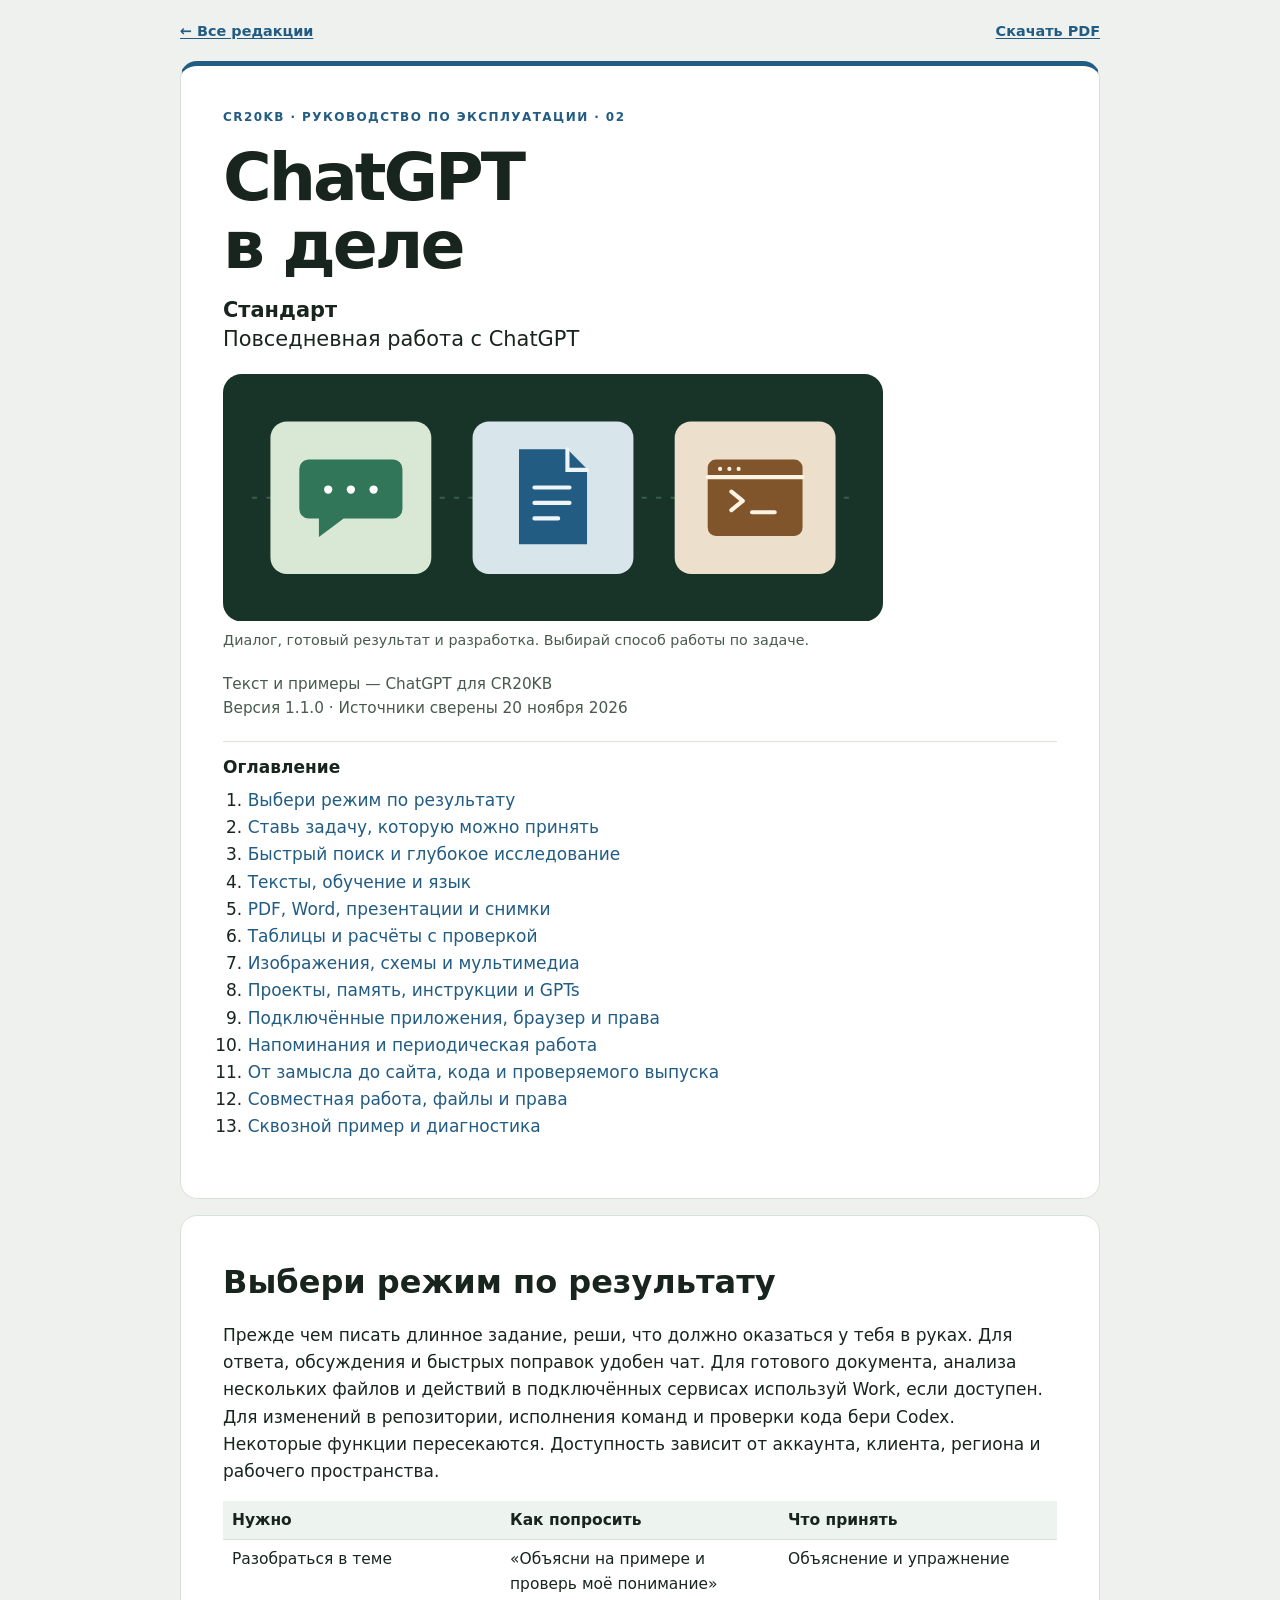
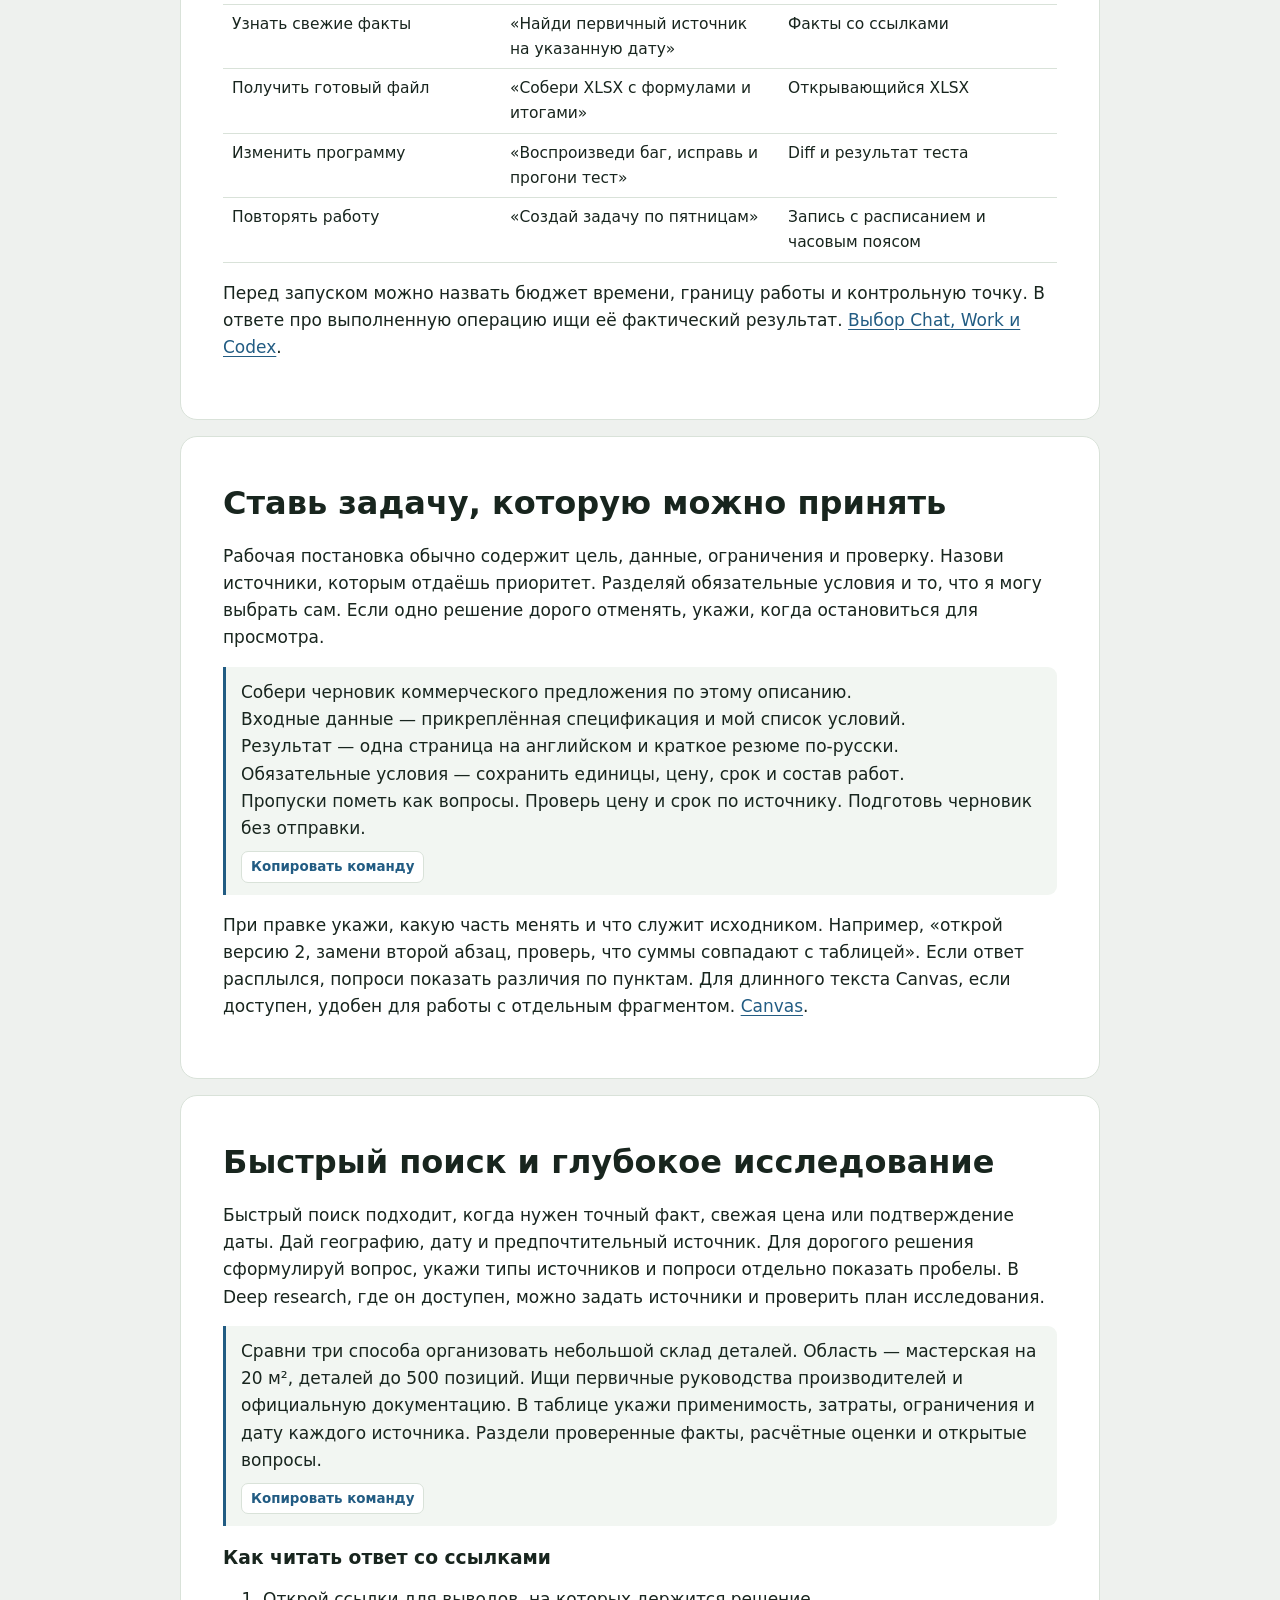
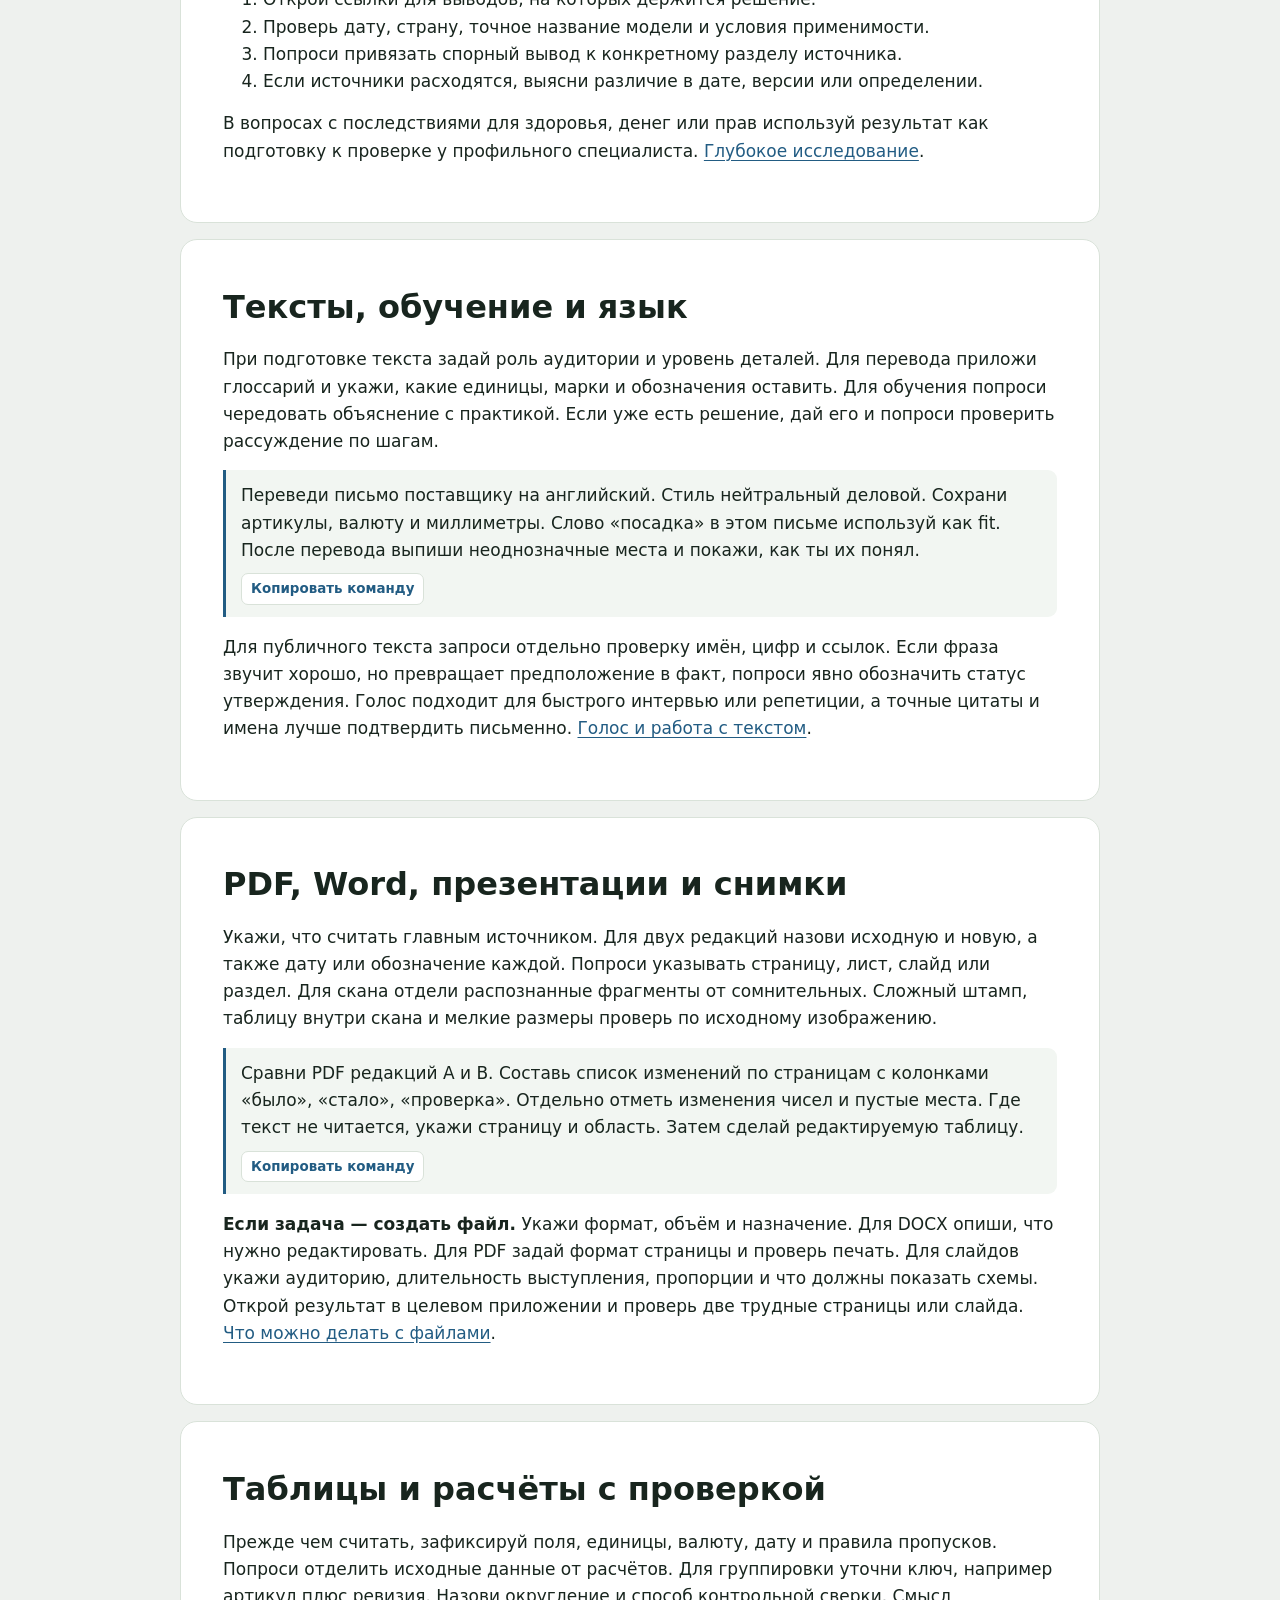
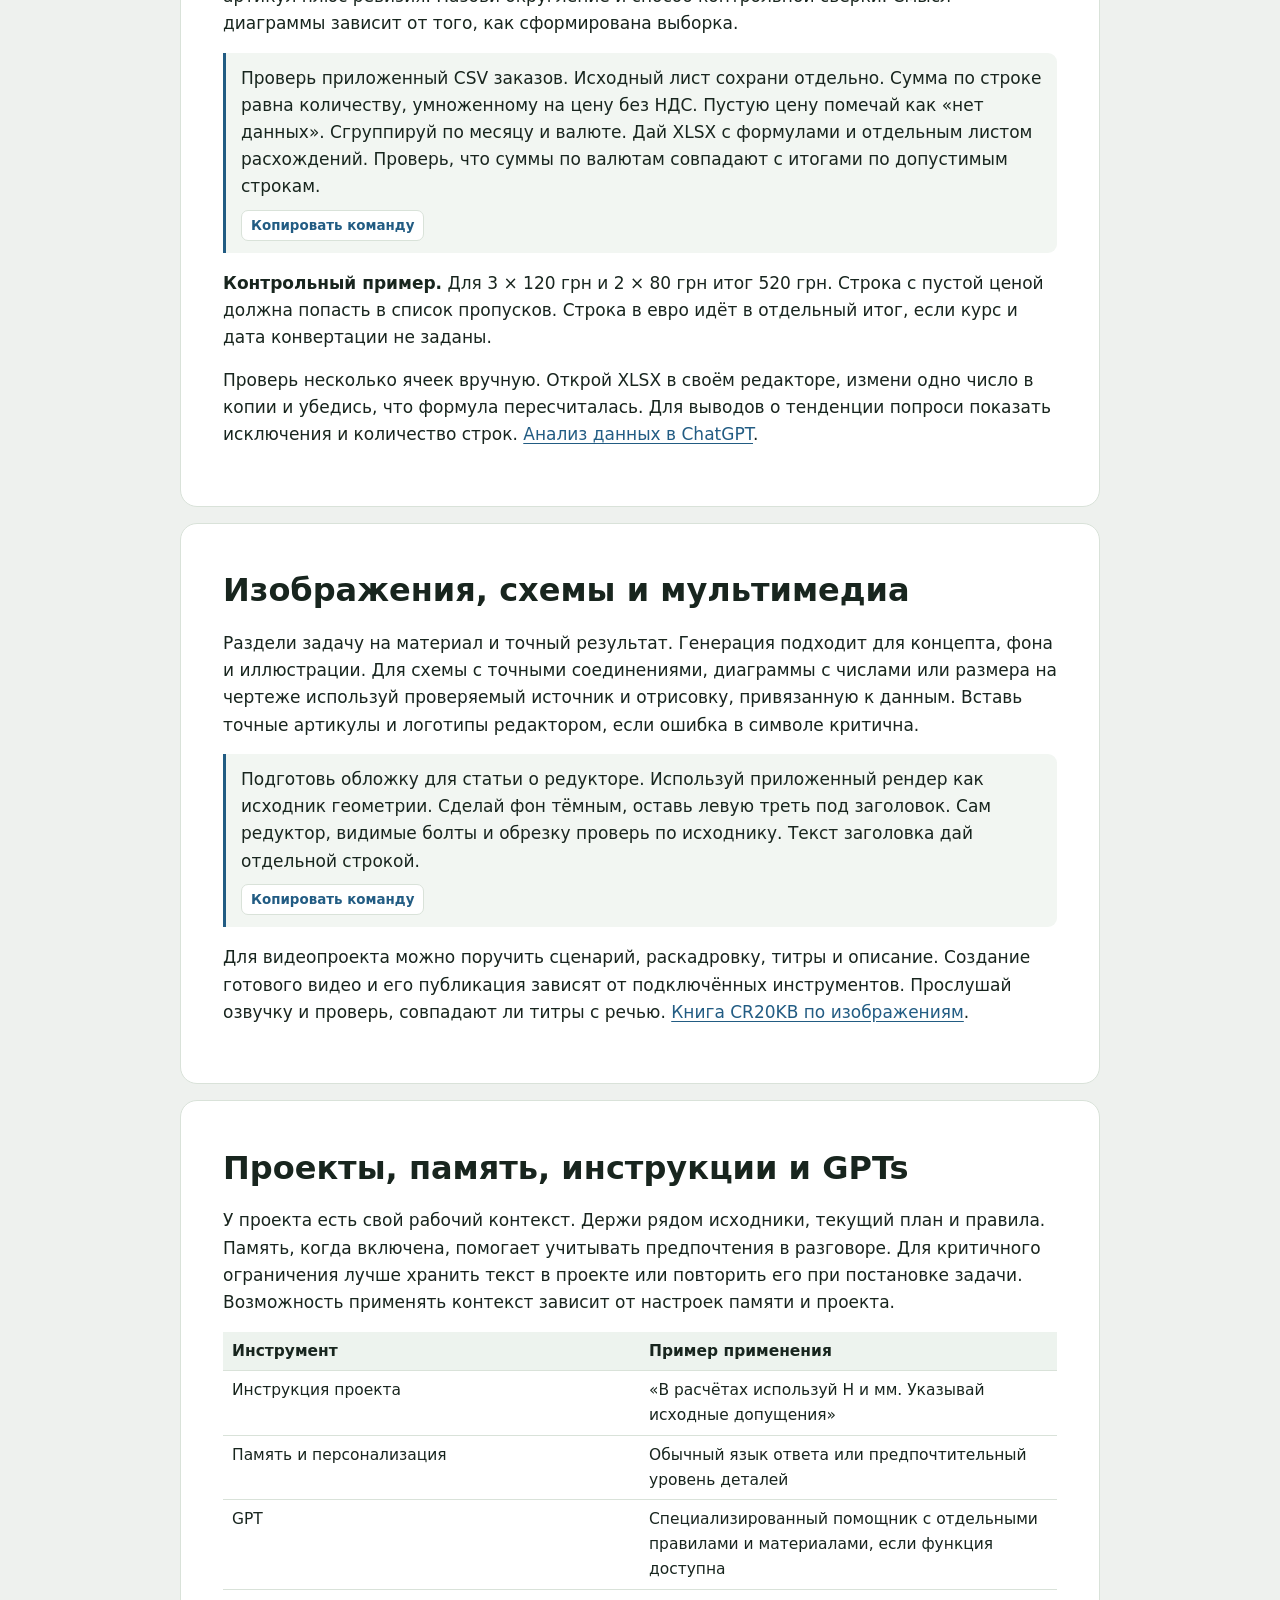
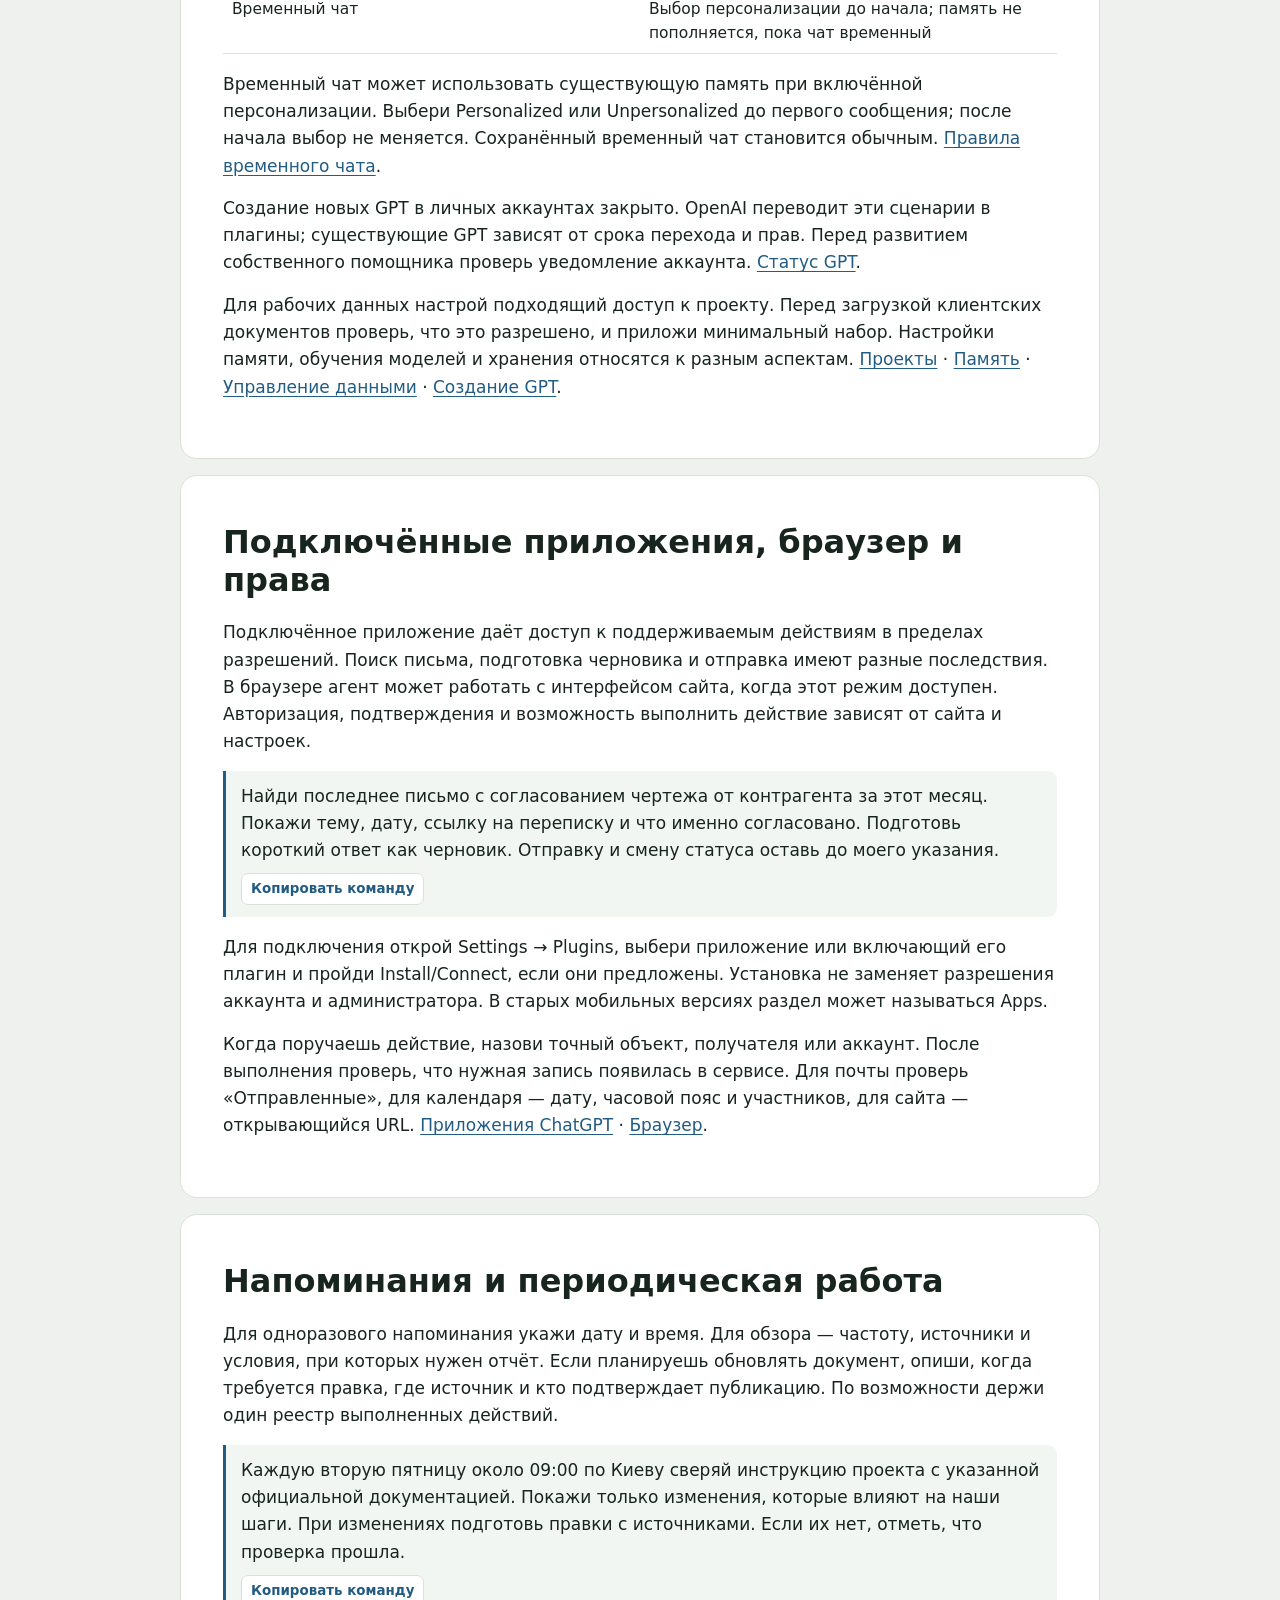
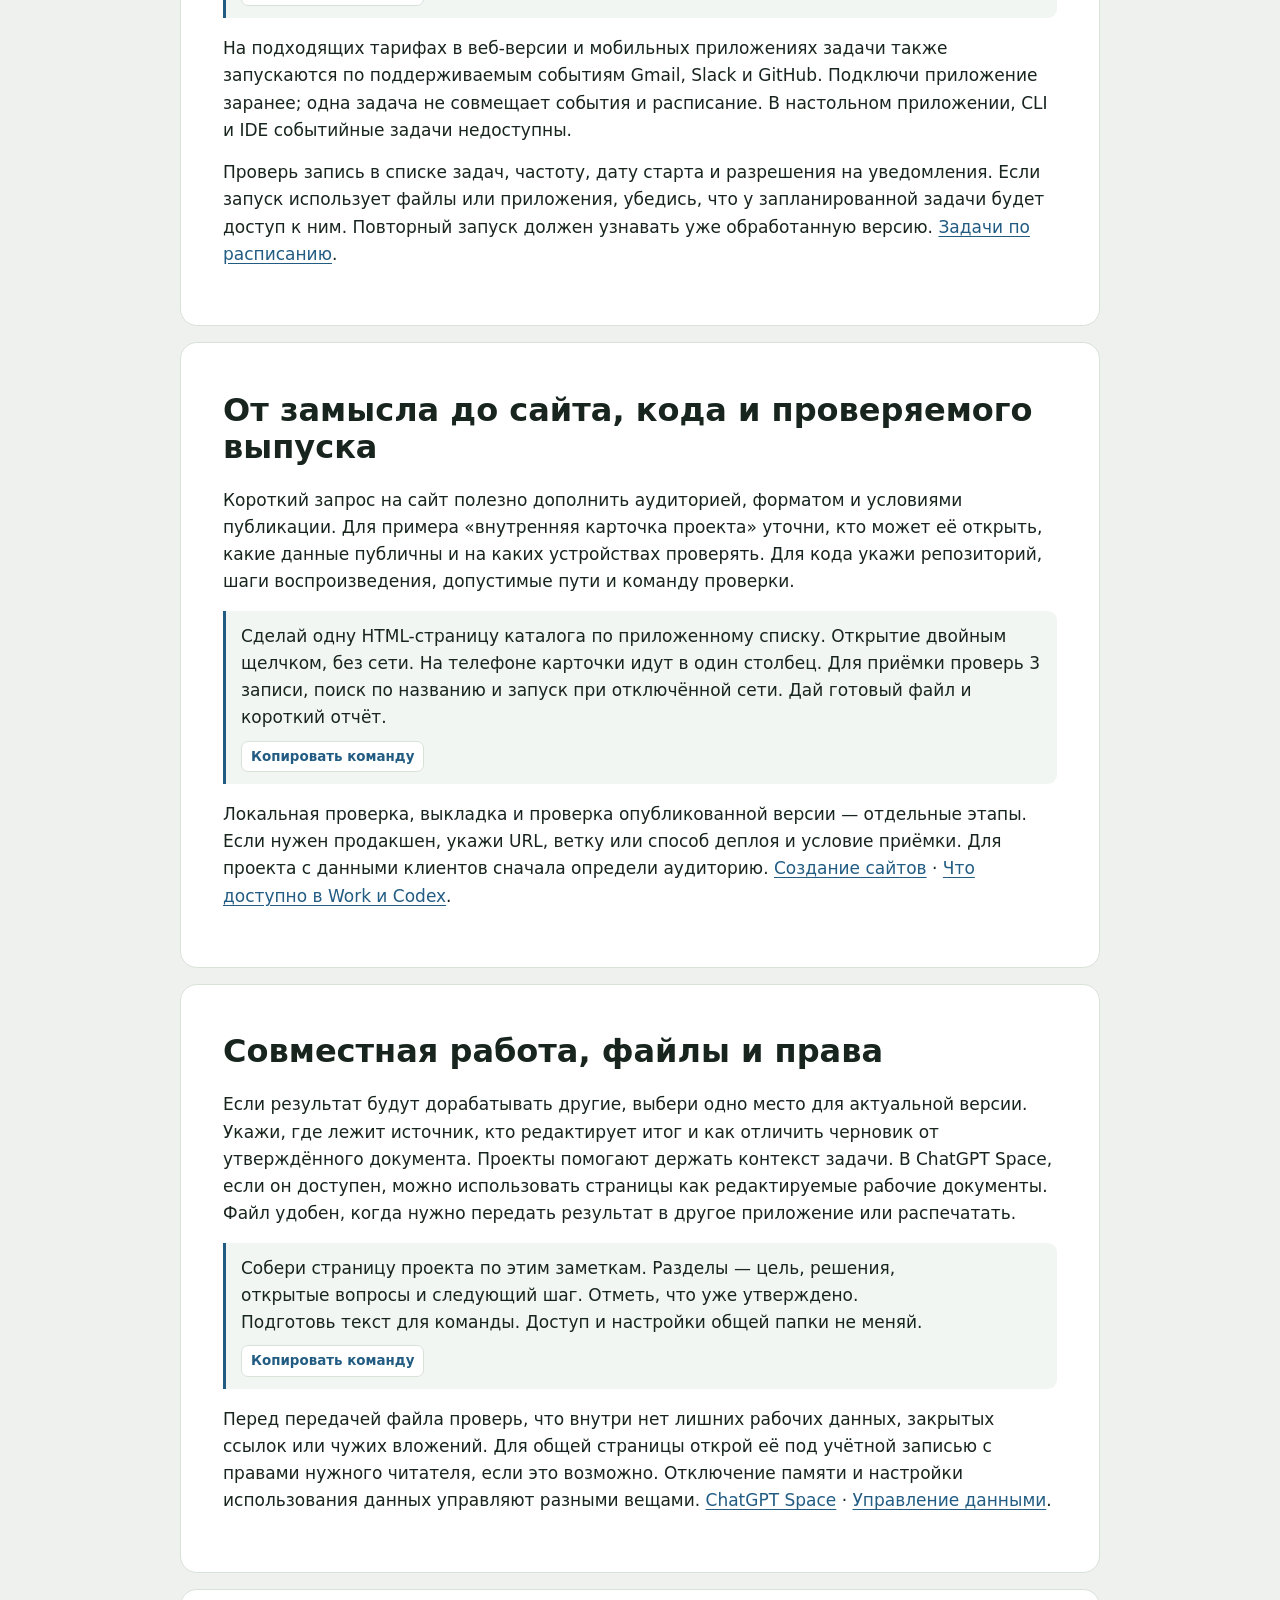
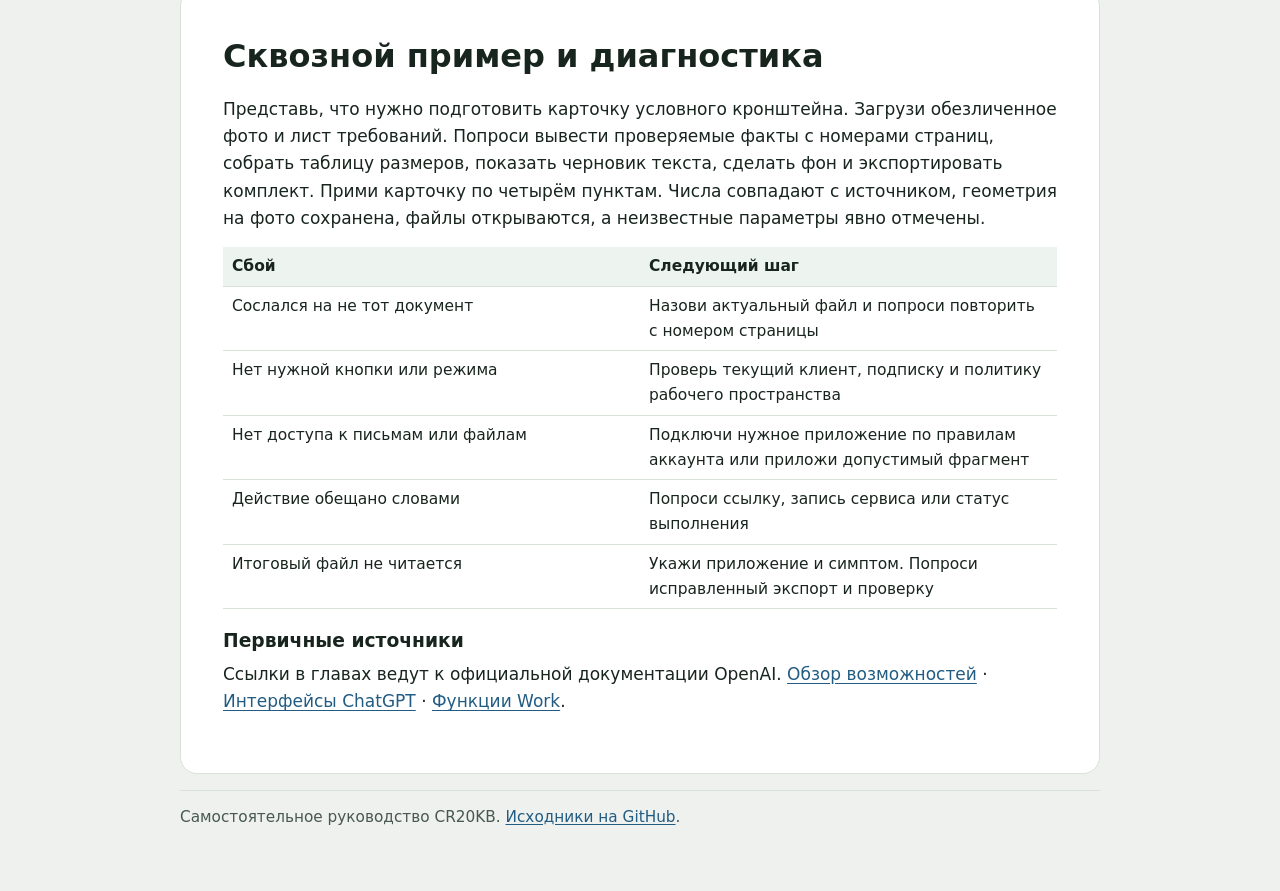
<file: chatgpt-handbook/release/standard.html>
<!doctype html>
<html lang="ru"><head><meta charset="utf-8">
<meta name="viewport" content="width=device-width, initial-scale=1">
<meta name="description" content="Исследования, документы, таблицы, медиа, подключённые приложения и приёмка результата.">
<meta name="theme-color" content="#eef1ee">
<meta name="cr20kb-edition" content="1.1.0">
<meta name="cr20kb-verified" content="2026-11-20">
<link rel="canonical" href="https://cr20kb.com/utilities/chatgpt-handbook/standard.html">
<title>ChatGPT в деле · Стандарт | CR20KB</title>
<style>:root{--accent:#225c83}
*{box-sizing:border-box}
:root{color-scheme:light;--paper:#fff;--surface:#eef1ee;--ink:#18251e;--muted:#48594e;--line:#d9e2d9}
body{margin:0;background:var(--surface);color:var(--ink);font:17px/1.6 system-ui,'Segoe UI',sans-serif}
a{color:var(--accent);text-underline-offset:.16em}
a:focus-visible,button:focus-visible{outline:3px solid var(--accent);outline-offset:3px}
main{width:min(100% - 32px,920px);margin:auto;padding:20px 0 48px}
.top,.actions{display:flex;align-items:center;gap:12px;flex-wrap:wrap}
.top{justify-content:space-between;margin-bottom:18px;font-size:.9rem}
.top a{font-weight:650}
.cover,.chapter,.card{background:var(--paper);border:1px solid var(--line);border-radius:17px}
.cover,.chapter{padding:clamp(18px,4vw,42px);margin-bottom:16px}
.cover{border-top:5px solid var(--accent)}
.kicker,.label{font-size:.75rem;font-weight:800;letter-spacing:.12em;text-transform:uppercase;color:var(--accent)}
h1,h2,h3,p{margin-top:0}
h1{font-size:clamp(2.2rem,7vw,4.15rem);line-height:1.02;letter-spacing:-.045em;margin:.25em 0}
h2{font-size:clamp(1.45rem,4.5vw,2rem);line-height:1.16;margin:.2em 0 .65em}
h3{font-size:1.1em;line-height:1.2;margin:1.1em 0 .45em}
p,ul,ol{margin-bottom:.9em}
.lead{font-size:1.23em;line-height:1.38;max-width:36rem}
.meta,.muted,footer{color:var(--muted);font-size:.9em}
.cover figure{max-width:660px;margin:20px 0}
.cover svg{display:block;width:100%;height:auto}
figcaption{font-size:.84em;color:var(--muted);margin-top:8px}
.toc{margin-top:20px;border-top:1px solid var(--line);padding-top:12px}
.toc ol{margin-top:6px;padding-left:1.45em}
.toc a{text-decoration:none}
.toc a:hover{text-decoration:underline}
.chapter{scroll-margin-top:12px}
pre{margin:0;white-space:pre-wrap;overflow-wrap:anywhere;color:var(--ink);font:inherit}
code{font-family:ui-monospace,Consolas,monospace;overflow-wrap:anywhere;font-size:.92em}
pre code{font:inherit}
.snippet{position:relative;background:#f2f6f2;border-left:3px solid var(--accent);border-radius:0 9px 9px 0;padding:12px 15px;margin:0 0 1em}
.copy{margin-top:9px;background:white;border:1px solid var(--line);border-radius:7px;padding:4px 9px;color:var(--accent);font:inherit;font-size:.79em;font-weight:700;cursor:pointer}
table{border-collapse:collapse;width:100%;table-layout:fixed;margin:.45em 0 1.1em;font-size:.91em}
th,td{padding:7px 9px;text-align:left;vertical-align:top;border-bottom:1px solid var(--line);overflow-wrap:anywhere}
th{background:#edf3ee;color:var(--ink)}
.button{display:inline-block;background:var(--accent);color:white;text-decoration:none;font-weight:700;border-radius:8px;padding:7px 12px}
.secondary{background:white;border:1px solid var(--line);color:var(--accent)}
.cards{display:grid;grid-template-columns:repeat(3,minmax(0,1fr));gap:12px;margin:18px 0}
.card{padding:18px;display:flex;flex-direction:column;border-top:4px solid var(--accent)}
.card h2{font-size:1.42rem}
.card .actions{margin-top:auto}
.card .button{font-size:.89em}
footer{border-top:1px solid var(--line);padding:14px 0}
@media(max-width:690px){.cards{grid-template-columns:1fr}.top{justify-content:flex-start}}
@page{size:A4;margin:16mm 17mm 17mm}
@media print{
  body{background:white;font-size:11.5pt;line-height:1.45}
  main{width:auto;margin:0;padding:0}
  .screen-only,button,footer{display:none!important}
  .cover,.chapter{border:0;border-radius:0;padding:0;margin:0}
  .cover{padding-top:7mm;border-top:4pt solid var(--accent)}
  .chapter{break-before:page;padding-top:3mm}
  .chapter h2{margin-top:3mm}
  h1{font-size:36pt}
  h2{font-size:23pt}
  h3{break-after:avoid}
  table,.snippet,figure{break-inside:avoid}
  .cover figure{margin:10mm 0}
  .toc{margin-top:7mm}
  a{text-decoration:none}
}
</style>
</head><body><main>

<nav class="top screen-only" aria-label="Навигация по книге"><a href="./index.html">← Все редакции</a>
<a href="./CR20KB_ChatGPT_Handbook_standard.pdf">Скачать PDF</a></nav>
<header class="cover">
<p class="kicker">CR20KB · Руководство по эксплуатации · 02</p>
<h1>ChatGPT<br>в деле</h1>
<p class="lead"><strong>Стандарт</strong><br>Повседневная работа с ChatGPT</p>

<figure><svg viewBox="0 0 640 240" role="img" aria-labelledby="graphic-title graphic-desc">
<title id="graphic-title">Три способа работы с ChatGPT</title>
<desc id="graphic-desc">Три карточки изображают диалог, рабочий документ и среду разработки.</desc>
<rect width="640" height="240" rx="18" fill="#183328"/>
<path d="M28 120h584" stroke="#375d4c" stroke-width="2" stroke-dasharray="5 9"/>
<rect x="46" y="46" width="156" height="148" rx="16" fill="#d8e8d4"/>
<rect x="242" y="46" width="156" height="148" rx="16" fill="#d8e6ec"/>
<rect x="438" y="46" width="156" height="148" rx="16" fill="#ecdfcb"/>
<path d="M83 83h82a9 9 0 0 1 9 9v39a9 9 0 0 1-9 9h-48l-24 18v-18H83a9 9 0 0 1-9-9V92a9 9 0 0 1 9-9z" fill="#317659"/>
<circle cx="102" cy="112" r="4" fill="#fff"/><circle cx="124" cy="112" r="4" fill="#fff"/><circle cx="146" cy="112" r="4" fill="#fff"/>
<path d="M287 73h47l19 19v73h-66z" fill="#225c83"/><path d="M334 73v20h19m-51 17h34m-34 15h34m-34 15h23" fill="none" stroke="#edf5f8" stroke-width="4" stroke-linecap="round"/>
<rect x="470" y="83" width="92" height="74" rx="8" fill="#81552b"/>
<path d="M470 100h92m-69 14 11 9-11 9m20 2h22" fill="none" stroke="#fff4e4" stroke-width="4" stroke-linecap="round" stroke-linejoin="round"/>
<g fill="#fff4e4"><circle cx="482" cy="92" r="2"/><circle cx="491" cy="92" r="2"/><circle cx="500" cy="92" r="2"/></g>
</svg><figcaption>Диалог, готовый результат и разработка. Выбирай способ работы по задаче.</figcaption></figure>

<p class="meta">Текст и примеры — ChatGPT для CR20KB<br>Версия 1.1.0 · Источники сверены 20 ноября 2026</p>
<nav class="toc" aria-label="Оглавление"><strong>Оглавление</strong><ol><li><a href="#routes">Выбери режим по результату</a></li><li><a href="#brief">Ставь задачу, которую можно принять</a></li><li><a href="#research">Быстрый поиск и глубокое исследование</a></li><li><a href="#text">Тексты, обучение и язык</a></li><li><a href="#files">PDF, Word, презентации и снимки</a></li><li><a href="#data">Таблицы и расчёты с проверкой</a></li><li><a href="#media">Изображения, схемы и мультимедиа</a></li><li><a href="#context">Проекты, память, инструкции и GPTs</a></li><li><a href="#actions">Подключённые приложения, браузер и права</a></li><li><a href="#schedule">Напоминания и периодическая работа</a></li><li><a href="#build">От замысла до сайта, кода и проверяемого выпуска</a></li><li><a href="#team">Совместная работа, файлы и права</a></li><li><a href="#check">Сквозной пример и диагностика</a></li></ol></nav>
</header>
<section class="chapter" id="routes">
<h2>Выбери режим по результату</h2>
<p>Прежде чем писать длинное задание, реши, что должно оказаться у тебя
в руках. Для ответа, обсуждения и быстрых поправок удобен чат. Для
готового документа, анализа нескольких файлов и действий в подключённых
сервисах используй Work, если доступен. Для изменений в репозитории,
исполнения команд и проверки кода бери Codex. Некоторые функции
пересекаются. Доступность зависит от аккаунта, клиента, региона и
рабочего пространства.</p>
<table>
<colgroup>
<col style="width: 33%" />
<col style="width: 33%" />
<col style="width: 33%" />
</colgroup>
<thead>
<tr class="header">
<th>Нужно</th>
<th>Как попросить</th>
<th>Что принять</th>
</tr>
</thead>
<tbody>
<tr class="odd">
<td>Разобраться в теме</td>
<td>«Объясни на примере и проверь моё понимание»</td>
<td>Объяснение и упражнение</td>
</tr>
<tr class="even">
<td>Узнать свежие факты</td>
<td>«Найди первичный источник на указанную дату»</td>
<td>Факты со ссылками</td>
</tr>
<tr class="odd">
<td>Получить готовый файл</td>
<td>«Собери XLSX с формулами и итогами»</td>
<td>Открывающийся XLSX</td>
</tr>
<tr class="even">
<td>Изменить программу</td>
<td>«Воспроизведи баг, исправь и прогони тест»</td>
<td>Diff и результат теста</td>
</tr>
<tr class="odd">
<td>Повторять работу</td>
<td>«Создай задачу по пятницам»</td>
<td>Запись с расписанием и часовым поясом</td>
</tr>
</tbody>
</table>
<p>Перед запуском можно назвать бюджет времени, границу работы и
контрольную точку. В ответе про выполненную операцию ищи её фактический
результат. <a href="https://learn.chatgpt.com/docs/use-chatgpt">Выбор
Chat, Work и Codex</a>.</p>
</section>
<section class="chapter" id="brief">
<h2>Ставь задачу, которую можно принять</h2>
<p>Рабочая постановка обычно содержит цель, данные, ограничения и
проверку. Назови источники, которым отдаёшь приоритет. Разделяй
обязательные условия и то, что я могу выбрать сам. Если одно решение
дорого отменять, укажи, когда остановиться для просмотра.</p>
<div class="snippet"><pre class="text"><code>Собери черновик коммерческого предложения по этому описанию.
Входные данные — прикреплённая спецификация и мой список условий.
Результат — одна страница на английском и краткое резюме по-русски.
Обязательные условия — сохранить единицы, цену, срок и состав работ.
Пропуски пометь как вопросы. Проверь цену и срок по источнику. Подготовь черновик без отправки.</code></pre></div>
<p>При правке укажи, какую часть менять и что служит исходником.
Например, «открой версию 2, замени второй абзац, проверь, что суммы
совпадают с таблицей». Если ответ расплылся, попроси показать различия
по пунктам. Для длинного текста Canvas, если доступен, удобен для работы
с отдельным фрагментом. <a
href="https://help.openai.com/en/articles/6825453-chatgpt-release-notes">Canvas</a>.</p>
</section>
<section class="chapter" id="research">
<h2>Быстрый поиск и глубокое исследование</h2>
<p>Быстрый поиск подходит, когда нужен точный факт, свежая цена или
подтверждение даты. Дай географию, дату и предпочтительный источник. Для
дорогого решения сформулируй вопрос, укажи типы источников и попроси
отдельно показать пробелы. В Deep research, где он доступен, можно
задать источники и проверить план исследования.</p>
<div class="snippet"><pre class="text"><code>Сравни три способа организовать небольшой склад деталей. Область — мастерская на 20 м², деталей до 500 позиций. Ищи первичные руководства производителей и официальную документацию. В таблице укажи применимость, затраты, ограничения и дату каждого источника. Раздели проверенные факты, расчётные оценки и открытые вопросы.</code></pre></div>
<section id="как-читать-ответ-со-ссылками" class="level3">
<h3>Как читать ответ со ссылками</h3>
<ol type="1">
<li>Открой ссылки для выводов, на которых держится решение.</li>
<li>Проверь дату, страну, точное название модели и условия
применимости.</li>
<li>Попроси привязать спорный вывод к конкретному разделу
источника.</li>
<li>Если источники расходятся, выясни различие в дате, версии или
определении.</li>
</ol>
<p>В вопросах с последствиями для здоровья, денег или прав используй
результат как подготовку к проверке у профильного специалиста. <a
href="https://help.openai.com/en/articles/10500283-deep-research-in-chatgpt">Глубокое
исследование</a>.</p>
</section>
</section>
<section class="chapter" id="text">
<h2>Тексты, обучение и язык</h2>
<p>При подготовке текста задай роль аудитории и уровень деталей. Для
перевода приложи глоссарий и укажи, какие единицы, марки и обозначения
оставить. Для обучения попроси чередовать объяснение с практикой. Если
уже есть решение, дай его и попроси проверить рассуждение по шагам.</p>
<div class="snippet"><pre class="text"><code>Переведи письмо поставщику на английский. Стиль нейтральный деловой. Сохрани артикулы, валюту и миллиметры. Слово «посадка» в этом письме используй как fit. После перевода выпиши неоднозначные места и покажи, как ты их понял.</code></pre></div>
<p>Для публичного текста запроси отдельно проверку имён, цифр и ссылок.
Если фраза звучит хорошо, но превращает предположение в факт, попроси
явно обозначить статус утверждения. Голос подходит для быстрого интервью
или репетиции, а точные цитаты и имена лучше подтвердить письменно. <a
href="https://help.openai.com/en/articles/9260256-chatgpt-capabilities-overview">Голос
и работа с текстом</a>.</p>
</section>
<section class="chapter" id="files">
<h2>PDF, Word, презентации и снимки</h2>
<p>Укажи, что считать главным источником. Для двух редакций назови
исходную и новую, а также дату или обозначение каждой. Попроси указывать
страницу, лист, слайд или раздел. Для скана отдели распознанные
фрагменты от сомнительных. Сложный штамп, таблицу внутри скана и мелкие
размеры проверь по исходному изображению.</p>
<div class="snippet"><pre class="text"><code>Сравни PDF редакций A и B. Составь список изменений по страницам с колонками «было», «стало», «проверка». Отдельно отметь изменения чисел и пустые места. Где текст не читается, укажи страницу и область. Затем сделай редактируемую таблицу.</code></pre></div>
<p><strong>Если задача — создать файл.</strong> Укажи формат, объём и
назначение. Для DOCX опиши, что нужно редактировать. Для PDF задай
формат страницы и проверь печать. Для слайдов укажи аудиторию,
длительность выступления, пропорции и что должны показать схемы. Открой
результат в целевом приложении и проверь две трудные страницы или
слайда. <a href="https://learn.chatgpt.com/docs/use-chatgpt">Что можно
делать с файлами</a>.</p>
</section>
<section class="chapter" id="data">
<h2>Таблицы и расчёты с проверкой</h2>
<p>Прежде чем считать, зафиксируй поля, единицы, валюту, дату и правила
пропусков. Попроси отделить исходные данные от расчётов. Для группировки
уточни ключ, например артикул плюс ревизия. Назови округление и способ
контрольной сверки. Смысл диаграммы зависит от того, как сформирована
выборка.</p>
<div class="snippet"><pre class="text"><code>Проверь приложенный CSV заказов. Исходный лист сохрани отдельно. Сумма по строке равна количеству, умноженному на цену без НДС. Пустую цену помечай как «нет данных». Сгруппируй по месяцу и валюте. Дай XLSX с формулами и отдельным листом расхождений. Проверь, что суммы по валютам совпадают с итогами по допустимым строкам.</code></pre></div>
<p><strong>Контрольный пример.</strong> Для 3 × 120 грн и 2 × 80 грн
итог 520 грн. Строка с пустой ценой должна попасть в список пропусков.
Строка в евро идёт в отдельный итог, если курс и дата конвертации не
заданы.</p>
<p>Проверь несколько ячеек вручную. Открой XLSX в своём редакторе,
измени одно число в копии и убедись, что формула пересчиталась. Для
выводов о тенденции попроси показать исключения и количество строк. <a
href="https://help.openai.com/en/articles/9260256-chatgpt-capabilities-overview">Анализ
данных в ChatGPT</a>.</p>
</section>
<section class="chapter" id="media">
<h2>Изображения, схемы и мультимедиа</h2>
<p>Раздели задачу на материал и точный результат. Генерация подходит для
концепта, фона и иллюстрации. Для схемы с точными соединениями,
диаграммы с числами или размера на чертеже используй проверяемый
источник и отрисовку, привязанную к данным. Вставь точные артикулы и
логотипы редактором, если ошибка в символе критична.</p>
<div class="snippet"><pre class="text"><code>Подготовь обложку для статьи о редукторе. Используй приложенный рендер как исходник геометрии. Сделай фон тёмным, оставь левую треть под заголовок. Сам редуктор, видимые болты и обрезку проверь по исходнику. Текст заголовка дай отдельной строкой.</code></pre></div>
<p>Для видеопроекта можно поручить сценарий, раскадровку, титры и
описание. Создание готового видео и его публикация зависят от
подключённых инструментов. Прослушай озвучку и проверь, совпадают ли
титры с речью. <a
href="https://cr20kb.com/utilities/chatgpt-images/">Книга CR20KB по
изображениям</a>.</p>
</section>
<section class="chapter" id="context">
<h2>Проекты, память, инструкции и GPTs</h2>
<p>У проекта есть свой рабочий контекст. Держи рядом исходники, текущий
план и правила. Память, когда включена, помогает учитывать предпочтения
в разговоре. Для критичного ограничения лучше хранить текст в проекте
или повторить его при постановке задачи. Возможность применять контекст
зависит от настроек памяти и проекта.</p>
<table>
<colgroup>
<col style="width: 50%" />
<col style="width: 50%" />
</colgroup>
<thead>
<tr class="header">
<th>Инструмент</th>
<th>Пример применения</th>
</tr>
</thead>
<tbody>
<tr class="odd">
<td>Инструкция проекта</td>
<td>«В расчётах используй Н и мм. Указывай исходные допущения»</td>
</tr>
<tr class="even">
<td>Память и персонализация</td>
<td>Обычный язык ответа или предпочтительный уровень деталей</td>
</tr>
<tr class="odd">
<td>GPT</td>
<td>Специализированный помощник с отдельными правилами и материалами,
если функция доступна</td>
</tr>
<tr class="even">
<td>Временный чат</td>
<td>Выбор персонализации до начала; память не пополняется, пока чат
временный</td>
</tr>
</tbody>
</table>
<p>Временный чат может использовать существующую память при включённой
персонализации. Выбери Personalized или Unpersonalized до первого
сообщения; после начала выбор не меняется. Сохранённый временный чат
становится обычным. <a
href="https://help.openai.com/en/articles/8914046-temporary-chat-in-chatgpt">Правила
временного чата</a>.</p>
<p>Создание новых GPT в личных аккаунтах закрыто. OpenAI переводит эти
сценарии в плагины; существующие GPT зависят от срока перехода и прав.
Перед развитием собственного помощника проверь уведомление аккаунта. <a
href="https://help.openai.com/en/articles/8554397-creating-and-editing-gpts">Статус
GPT</a>.</p>
<p>Для рабочих данных настрой подходящий доступ к проекту. Перед
загрузкой клиентских документов проверь, что это разрешено, и приложи
минимальный набор. Настройки памяти, обучения моделей и хранения
относятся к разным аспектам. <a
href="https://help.openai.com/en/articles/10169521-projects-in-chatgpt">Проекты</a>
· <a
href="https://help.openai.com/en/articles/8590148-memory-in-chatgpt">Память</a>
· <a
href="https://help.openai.com/en/articles/7730893-data-controls-in-chatgpt">Управление
данными</a> · <a
href="https://help.openai.com/en/articles/8554397-creating-and-editing-gpts">Создание
GPT</a>.</p>
</section>
<section class="chapter" id="actions">
<h2>Подключённые приложения, браузер и права</h2>
<p>Подключённое приложение даёт доступ к поддерживаемым действиям в
пределах разрешений. Поиск письма, подготовка черновика и отправка имеют
разные последствия. В браузере агент может работать с интерфейсом сайта,
когда этот режим доступен. Авторизация, подтверждения и возможность
выполнить действие зависят от сайта и настроек.</p>
<div class="snippet"><pre class="text"><code>Найди последнее письмо с согласованием чертежа от контрагента за этот месяц. Покажи тему, дату, ссылку на переписку и что именно согласовано. Подготовь короткий ответ как черновик. Отправку и смену статуса оставь до моего указания.</code></pre></div>
<p>Для подключения открой Settings → Plugins, выбери приложение или
включающий его плагин и пройди Install/Connect, если они предложены.
Установка не заменяет разрешения аккаунта и администратора. В старых
мобильных версиях раздел может называться Apps.</p>
<p>Когда поручаешь действие, назови точный объект, получателя или
аккаунт. После выполнения проверь, что нужная запись появилась в
сервисе. Для почты проверь «Отправленные», для календаря — дату, часовой
пояс и участников, для сайта — открывающийся URL. <a
href="https://help.openai.com/en/articles/11487775-connected-apps-in-chatgpt">Приложения
ChatGPT</a> · <a
href="https://learn.chatgpt.com/docs/browser">Браузер</a>.</p>
</section>
<section class="chapter" id="schedule">
<h2>Напоминания и периодическая работа</h2>
<p>Для одноразового напоминания укажи дату и время. Для обзора —
частоту, источники и условия, при которых нужен отчёт. Если планируешь
обновлять документ, опиши, когда требуется правка, где источник и кто
подтверждает публикацию. По возможности держи один реестр выполненных
действий.</p>
<div class="snippet"><pre class="text"><code>Каждую вторую пятницу около 09:00 по Киеву сверяй инструкцию проекта с указанной официальной документацией. Покажи только изменения, которые влияют на наши шаги. При изменениях подготовь правки с источниками. Если их нет, отметь, что проверка прошла.</code></pre></div>
<p>На подходящих тарифах в веб-версии и мобильных приложениях задачи
также запускаются по поддерживаемым событиям Gmail, Slack и GitHub.
Подключи приложение заранее; одна задача не совмещает события и
расписание. В настольном приложении, CLI и IDE событийные задачи
недоступны.</p>
<p>Проверь запись в списке задач, частоту, дату старта и разрешения на
уведомления. Если запуск использует файлы или приложения, убедись, что у
запланированной задачи будет доступ к ним. Повторный запуск должен
узнавать уже обработанную версию. <a
href="https://learn.chatgpt.com/docs/automations">Задачи по
расписанию</a>.</p>
</section>
<section class="chapter" id="build">
<h2>От замысла до сайта, кода и проверяемого выпуска</h2>
<p>Короткий запрос на сайт полезно дополнить аудиторией, форматом и
условиями публикации. Для примера «внутренняя карточка проекта» уточни,
кто может её открыть, какие данные публичны и на каких устройствах
проверять. Для кода укажи репозиторий, шаги воспроизведения, допустимые
пути и команду проверки.</p>
<div class="snippet"><pre class="text"><code>Сделай одну HTML-страницу каталога по приложенному списку. Открытие двойным щелчком, без сети. На телефоне карточки идут в один столбец. Для приёмки проверь 3 записи, поиск по названию и запуск при отключённой сети. Дай готовый файл и короткий отчёт.</code></pre></div>
<p>Локальная проверка, выкладка и проверка опубликованной версии —
отдельные этапы. Если нужен продакшен, укажи URL, ветку или способ
деплоя и условие приёмки. Для проекта с данными клиентов сначала
определи аудиторию. <a
href="https://learn.chatgpt.com/docs/sites">Создание сайтов</a> · <a
href="https://learn.chatgpt.com/docs/use-chatgpt">Что доступно в Work и
Codex</a>.</p>
</section>
<section class="chapter" id="team">
<h2>Совместная работа, файлы и права</h2>
<p>Если результат будут дорабатывать другие, выбери одно место для
актуальной версии. Укажи, где лежит источник, кто редактирует итог и как
отличить черновик от утверждённого документа. Проекты помогают держать
контекст задачи. В ChatGPT Space, если он доступен, можно использовать
страницы как редактируемые рабочие документы. Файл удобен, когда нужно
передать результат в другое приложение или распечатать.</p>
<div class="snippet"><pre class="text"><code>Собери страницу проекта по этим заметкам. Разделы — цель, решения,
открытые вопросы и следующий шаг. Отметь, что уже утверждено.
Подготовь текст для команды. Доступ и настройки общей папки не меняй.</code></pre></div>
<p>Перед передачей файла проверь, что внутри нет лишних рабочих данных,
закрытых ссылок или чужих вложений. Для общей страницы открой её под
учётной записью с правами нужного читателя, если это возможно.
Отключение памяти и настройки использования данных управляют разными
вещами. <a href="https://learn.chatgpt.com/docs/space">ChatGPT Space</a>
· <a
href="https://help.openai.com/en/articles/7730893-data-controls-in-chatgpt">Управление
данными</a>.</p>
</section>
<section class="chapter" id="check">
<h2>Сквозной пример и диагностика</h2>
<p>Представь, что нужно подготовить карточку условного кронштейна.
Загрузи обезличенное фото и лист требований. Попроси вывести проверяемые
факты с номерами страниц, собрать таблицу размеров, показать черновик
текста, сделать фон и экспортировать комплект. Прими карточку по четырём
пунктам. Числа совпадают с источником, геометрия на фото сохранена,
файлы открываются, а неизвестные параметры явно отмечены.</p>
<table>
<colgroup>
<col style="width: 50%" />
<col style="width: 50%" />
</colgroup>
<thead>
<tr class="header">
<th>Сбой</th>
<th>Следующий шаг</th>
</tr>
</thead>
<tbody>
<tr class="odd">
<td>Сослался на не тот документ</td>
<td>Назови актуальный файл и попроси повторить с номером страницы</td>
</tr>
<tr class="even">
<td>Нет нужной кнопки или режима</td>
<td>Проверь текущий клиент, подписку и политику рабочего
пространства</td>
</tr>
<tr class="odd">
<td>Нет доступа к письмам или файлам</td>
<td>Подключи нужное приложение по правилам аккаунта или приложи
допустимый фрагмент</td>
</tr>
<tr class="even">
<td>Действие обещано словами</td>
<td>Попроси ссылку, запись сервиса или статус выполнения</td>
</tr>
<tr class="odd">
<td>Итоговый файл не читается</td>
<td>Укажи приложение и симптом. Попроси исправленный экспорт и
проверку</td>
</tr>
</tbody>
</table>
<section id="первичные-источники" class="level3">
<h3>Первичные источники</h3>
<p>Ссылки в главах ведут к официальной документации OpenAI. <a
href="https://help.openai.com/en/articles/9260256-chatgpt-capabilities-overview">Обзор
возможностей</a> · <a
href="https://learn.chatgpt.com/docs/use-chatgpt">Интерфейсы ChatGPT</a>
· <a href="https://learn.chatgpt.com/docs/features">Функции
Work</a>.</p>
</section>
</section>

<footer class="screen-only">Самостоятельное руководство CR20KB. <a href="https://github.com/cr20kb-commits/cr20kb-calculate/tree/main/chatgpt-handbook">Исходники на GitHub</a>.</footer>
</main><script>
document.querySelectorAll('.snippet pre').forEach(pre => {
  const button = document.createElement('button');
  button.type = 'button';
  button.className = 'copy screen-only';
  button.textContent = 'Копировать команду';
  button.addEventListener('click', async () => {
    try {
      await navigator.clipboard.writeText(pre.textContent.trim());
      button.textContent = 'Скопировано';
    } catch {
      const range = document.createRange();
      range.selectNodeContents(pre);
      const selection = window.getSelection();
      selection.removeAllRanges();
      selection.addRange(range);
      button.textContent = 'Текст выделен';
    }
  });
  pre.after(button);
});
</script></body></html>
</file>
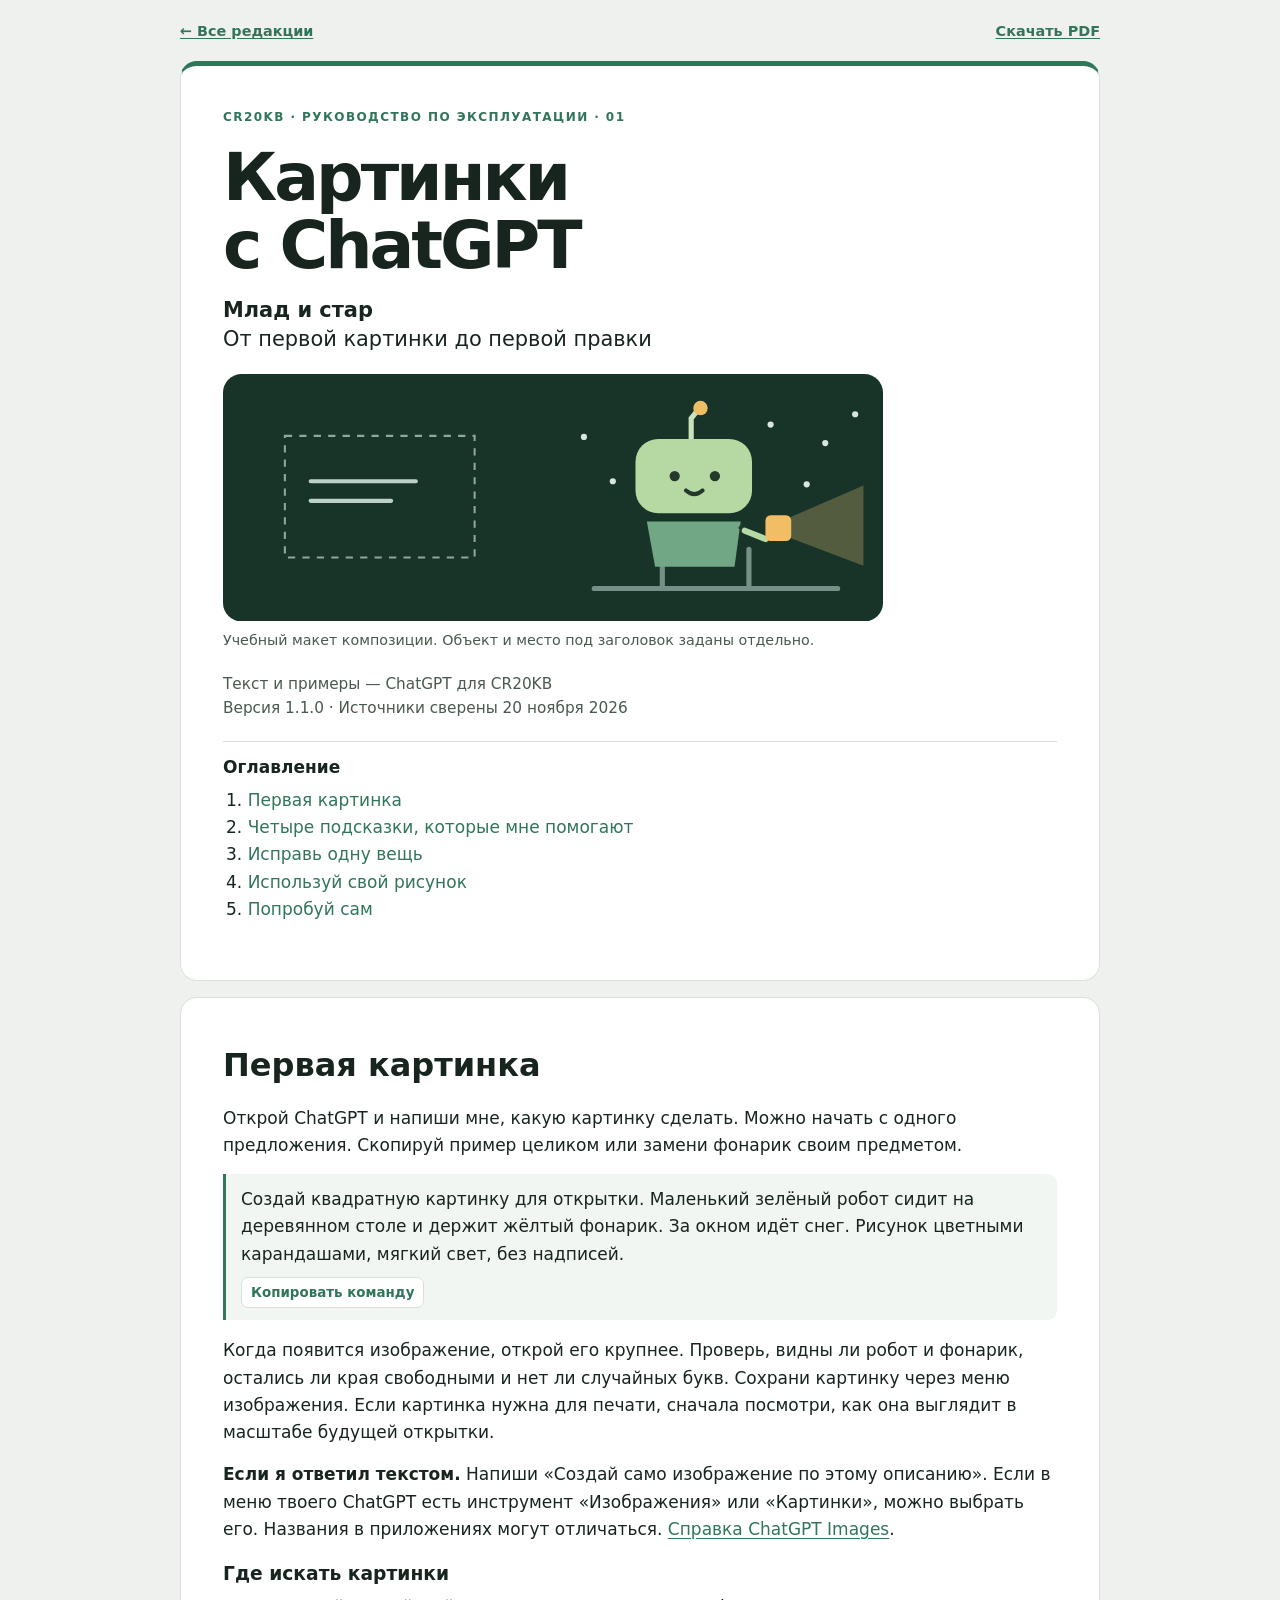
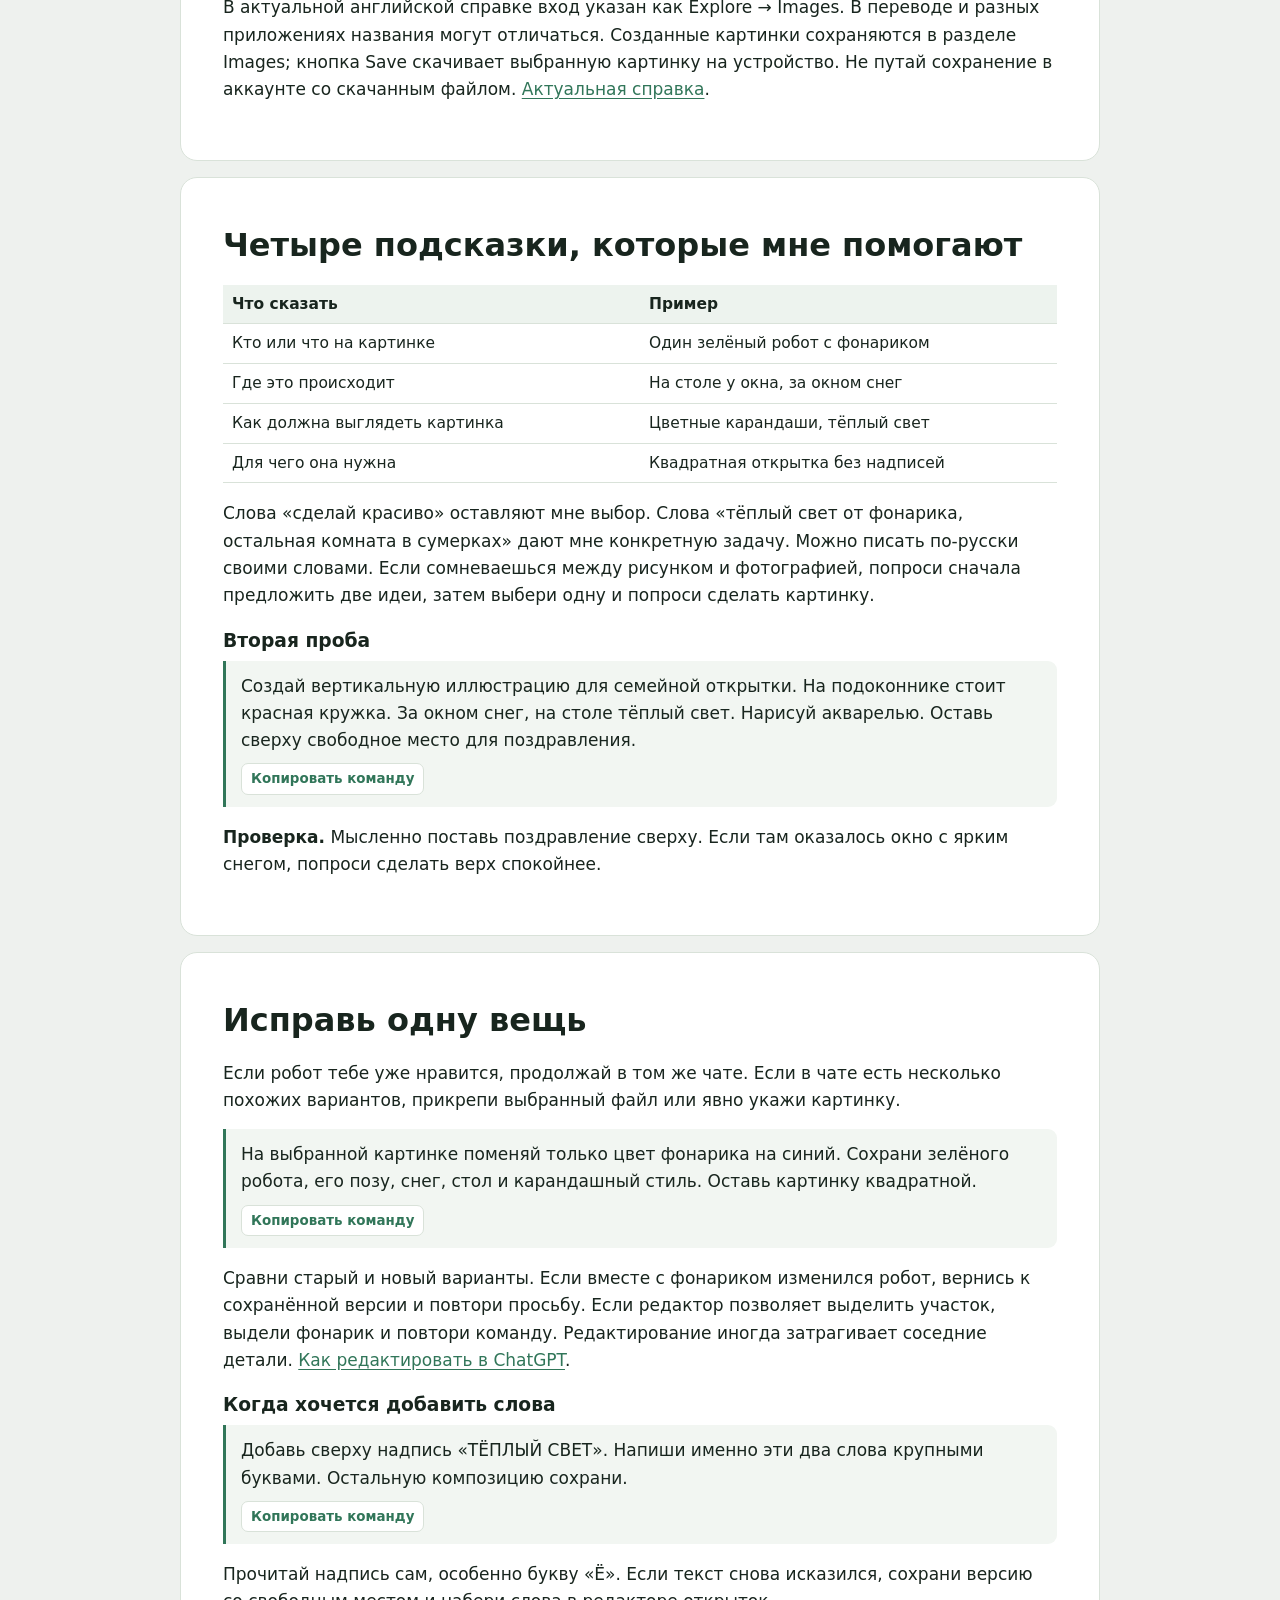
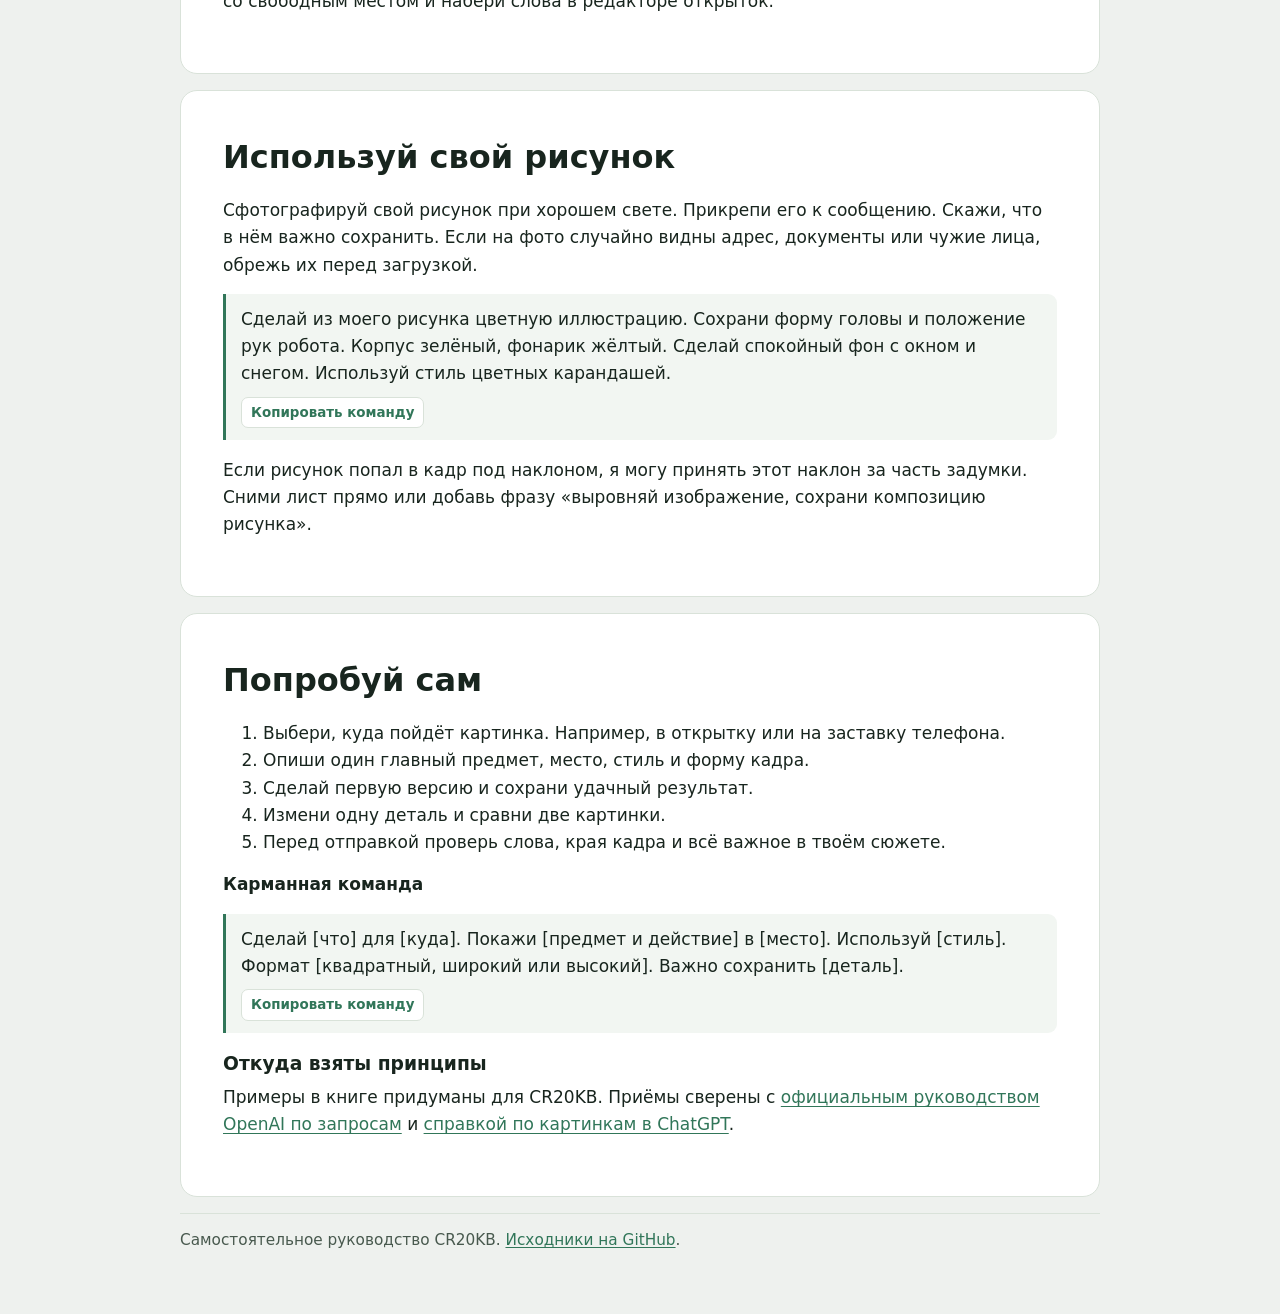
<file: chatgpt-images/release/easy.html>
<!doctype html>
<html lang="ru"><head><meta charset="utf-8">
<meta name="viewport" content="width=device-width, initial-scale=1">
<meta name="description" content="Простые шаги для тех, кто впервые открывает картинки в ChatGPT.">
<meta name="theme-color" content="#eef1ee">
<meta name="cr20kb-edition" content="1.1.0">
<meta name="cr20kb-verified" content="2026-11-20">
<link rel="canonical" href="https://cr20kb.com/utilities/chatgpt-images/easy.html">
<title>Картинки с ChatGPT · Млад и стар | CR20KB</title>
<style>:root{--accent:#317659}
*{box-sizing:border-box}
:root{color-scheme:light;--paper:#fff;--surface:#eef1ee;--ink:#18251e;--muted:#48594e;--line:#d9e2d9}
body{margin:0;background:var(--surface);color:var(--ink);font:17px/1.6 system-ui,'Segoe UI',sans-serif}
a{color:var(--accent);text-underline-offset:.16em}
a:focus-visible,button:focus-visible{outline:3px solid var(--accent);outline-offset:3px}
main{width:min(100% - 32px,920px);margin:auto;padding:20px 0 48px}
.top,.actions{display:flex;align-items:center;gap:12px;flex-wrap:wrap}
.top{justify-content:space-between;margin-bottom:18px;font-size:.9rem}
.top a{font-weight:650}
.cover,.chapter,.card{background:var(--paper);border:1px solid var(--line);border-radius:17px}
.cover,.chapter{padding:clamp(18px,4vw,42px);margin-bottom:16px}
.cover{border-top:5px solid var(--accent)}
.kicker,.label{font-size:.75rem;font-weight:800;letter-spacing:.12em;text-transform:uppercase;color:var(--accent)}
h1,h2,h3,p{margin-top:0}
h1{font-size:clamp(2.2rem,7vw,4.15rem);line-height:1.02;letter-spacing:-.045em;margin:.25em 0}
h2{font-size:clamp(1.45rem,4.5vw,2rem);line-height:1.16;margin:.2em 0 .65em}
h3{font-size:1.1em;line-height:1.2;margin:1.1em 0 .45em}
p,ul,ol{margin-bottom:.9em}
.lead{font-size:1.23em;line-height:1.38;max-width:36rem}
.meta,.muted,footer{color:var(--muted);font-size:.9em}
.cover figure{max-width:660px;margin:20px 0}
.cover svg{display:block;width:100%;height:auto}
figcaption{font-size:.84em;color:var(--muted);margin-top:8px}
.toc{margin-top:20px;border-top:1px solid var(--line);padding-top:12px}
.toc ol{margin-top:6px;padding-left:1.45em}
.toc a{text-decoration:none}
.toc a:hover{text-decoration:underline}
.chapter{scroll-margin-top:12px}
pre{margin:0;white-space:pre-wrap;overflow-wrap:anywhere;color:var(--ink);font:inherit}
code{font-family:ui-monospace,Consolas,monospace;overflow-wrap:anywhere;font-size:.92em}
pre code{font:inherit}
.snippet{position:relative;background:#f2f6f2;border-left:3px solid var(--accent);border-radius:0 9px 9px 0;padding:12px 15px;margin:0 0 1em}
.copy{margin-top:9px;background:white;border:1px solid var(--line);border-radius:7px;padding:4px 9px;color:var(--accent);font:inherit;font-size:.79em;font-weight:700;cursor:pointer}
table{border-collapse:collapse;width:100%;table-layout:fixed;margin:.45em 0 1.1em;font-size:.91em}
th,td{padding:7px 9px;text-align:left;vertical-align:top;border-bottom:1px solid var(--line);overflow-wrap:anywhere}
th{background:#edf3ee;color:var(--ink)}
.button{display:inline-block;background:var(--accent);color:white;text-decoration:none;font-weight:700;border-radius:8px;padding:7px 12px}
.secondary{background:white;border:1px solid var(--line);color:var(--accent)}
.cards{display:grid;grid-template-columns:repeat(3,minmax(0,1fr));gap:12px;margin:18px 0}
.card{padding:18px;display:flex;flex-direction:column;border-top:4px solid var(--accent)}
.card h2{font-size:1.42rem}
.card .actions{margin-top:auto}
.card .button{font-size:.89em}
footer{border-top:1px solid var(--line);padding:14px 0}
@media(max-width:690px){.cards{grid-template-columns:1fr}.top{justify-content:flex-start}}
@page{size:A4;margin:16mm 17mm 17mm}
@media print{
  body{background:white;font-size:11.5pt;line-height:1.45}
  main{width:auto;margin:0;padding:0}
  .screen-only,button,footer{display:none!important}
  .cover,.chapter{border:0;border-radius:0;padding:0;margin:0}
  .cover{padding-top:7mm;border-top:4pt solid var(--accent)}
  .chapter{break-before:page;padding-top:3mm}
  .chapter h2{margin-top:3mm}
  h1{font-size:36pt}
  h2{font-size:23pt}
  h3{break-after:avoid}
  table,.snippet,figure{break-inside:avoid}
  .cover figure{margin:10mm 0}
  .toc{margin-top:7mm}
  a{text-decoration:none}
}
</style>
</head><body><main>

<nav class="top screen-only" aria-label="Навигация по книге"><a href="./index.html">← Все редакции</a>
<a href="./CR20KB_ChatGPT_Images_easy.pdf">Скачать PDF</a></nav>
<header class="cover">
<p class="kicker">CR20KB · Руководство по эксплуатации · 01</p>
<h1>Картинки<br>с ChatGPT</h1>
<p class="lead"><strong>Млад и стар</strong><br>От первой картинки до первой правки</p>

<figure><svg viewBox="0 0 640 240" role="img" aria-labelledby="graphic-title graphic-desc">
<title id="graphic-title">Робот с фонариком и свободная зона под текст</title>
<desc id="graphic-desc">Условный макет баннера. Слева свободная треть, справа робот под снегом.</desc>
<rect width="640" height="240" rx="18" fill="#183328"/>
<path d="M360 208h236M426 206v-36m84 36v-36" stroke="#759187" stroke-width="5" stroke-linecap="round"/>
<path d="M454 64V43m0 0 8-10" stroke="#cbe1bb" stroke-width="5" stroke-linecap="round"/>
<circle cx="463" cy="33" r="7" fill="#edbd66"/>
<rect x="400" y="63" width="113" height="72" rx="22" fill="#b6d9a4"/>
<path d="M411 143h91l-6 44h-77z" fill="#71a784"/>
<circle cx="438" cy="99" r="5" fill="#24382c"/>
<circle cx="477" cy="99" r="5" fill="#24382c"/>
<path d="M449 113q8 7 16 0m37 36 28 12" fill="none" stroke="#24382c" stroke-width="4" stroke-linecap="round"/>
<path d="m506 152 20 8" stroke="#b6d9a4" stroke-width="6" stroke-linecap="round"/>
<path d="M550 139l71-31v78l-71-27z" fill="#eec779" opacity=".28"/>
<rect x="526" y="137" width="25" height="25" rx="5" fill="#f1bd65"/>
<path d="M60 60h184v118H60z" fill="none" stroke="#8da99a" stroke-width="2" stroke-dasharray="7 7"/>
<path d="M85 104h102m-102 19h78" stroke="#bdd2c6" stroke-width="4" stroke-linecap="round"/>
<g fill="#d6e6e0"><circle cx="350" cy="61" r="3"/><circle cx="378" cy="104" r="3"/><circle cx="531" cy="49" r="3"/><circle cx="584" cy="67" r="3"/><circle cx="566" cy="107" r="3"/><circle cx="613" cy="39" r="3"/></g>
</svg><figcaption>Учебный макет композиции. Объект и место под заголовок заданы отдельно.</figcaption></figure>

<p class="meta">Текст и примеры — ChatGPT для CR20KB<br>Версия 1.1.0 · Источники сверены 20 ноября 2026</p>
<nav class="toc" aria-label="Оглавление"><strong>Оглавление</strong><ol><li><a href="#first">Первая картинка</a></li><li><a href="#ingredients">Четыре подсказки, которые мне помогают</a></li><li><a href="#edit">Исправь одну вещь</a></li><li><a href="#reference">Используй свой рисунок</a></li><li><a href="#practice">Попробуй сам</a></li></ol></nav>
</header>
<section class="chapter" id="first">
<h2>Первая картинка</h2>
<p>Открой ChatGPT и напиши мне, какую картинку сделать. Можно начать с
одного предложения. Скопируй пример целиком или замени фонарик своим
предметом.</p>
<div class="snippet"><pre class="text"><code>Создай квадратную картинку для открытки. Маленький зелёный робот сидит на деревянном столе и держит жёлтый фонарик. За окном идёт снег. Рисунок цветными карандашами, мягкий свет, без надписей.</code></pre></div>
<p>Когда появится изображение, открой его крупнее. Проверь, видны ли
робот и фонарик, остались ли края свободными и нет ли случайных букв.
Сохрани картинку через меню изображения. Если картинка нужна для печати,
сначала посмотри, как она выглядит в масштабе будущей открытки.</p>
<p><strong>Если я ответил текстом.</strong> Напиши «Создай само
изображение по этому описанию». Если в меню твоего ChatGPT есть
инструмент «Изображения» или «Картинки», можно выбрать его. Названия в
приложениях могут отличаться. <a
href="https://help.openai.com/ru-ru/articles/11084440-images-in-chatgpt">Справка
ChatGPT Images</a>.</p>
<section id="где-искать-картинки" class="level3">
<h3>Где искать картинки</h3>
<p>В актуальной английской справке вход указан как Explore → Images. В
переводе и разных приложениях названия могут отличаться. Созданные
картинки сохраняются в разделе Images; кнопка Save скачивает выбранную
картинку на устройство. Не путай сохранение в аккаунте со скачанным
файлом. <a
href="https://help.openai.com/en/articles/11084440-images-in-chatgpt">Актуальная
справка</a>.</p>
</section>
</section>
<section class="chapter" id="ingredients">
<h2>Четыре подсказки, которые мне помогают</h2>
<table>
<thead>
<tr class="header">
<th>Что сказать</th>
<th>Пример</th>
</tr>
</thead>
<tbody>
<tr class="odd">
<td>Кто или что на картинке</td>
<td>Один зелёный робот с фонариком</td>
</tr>
<tr class="even">
<td>Где это происходит</td>
<td>На столе у окна, за окном снег</td>
</tr>
<tr class="odd">
<td>Как должна выглядеть картинка</td>
<td>Цветные карандаши, тёплый свет</td>
</tr>
<tr class="even">
<td>Для чего она нужна</td>
<td>Квадратная открытка без надписей</td>
</tr>
</tbody>
</table>
<p>Слова «сделай красиво» оставляют мне выбор. Слова «тёплый свет от
фонарика, остальная комната в сумерках» дают мне конкретную задачу.
Можно писать по-русски своими словами. Если сомневаешься между рисунком
и фотографией, попроси сначала предложить две идеи, затем выбери одну и
попроси сделать картинку.</p>
<section id="вторая-проба" class="level3">
<h3>Вторая проба</h3>
<div class="snippet"><pre class="text"><code>Создай вертикальную иллюстрацию для семейной открытки. На подоконнике стоит красная кружка. За окном снег, на столе тёплый свет. Нарисуй акварелью. Оставь сверху свободное место для поздравления.</code></pre></div>
<p><strong>Проверка.</strong> Мысленно поставь поздравление сверху. Если
там оказалось окно с ярким снегом, попроси сделать верх спокойнее.</p>
</section>
</section>
<section class="chapter" id="edit">
<h2>Исправь одну вещь</h2>
<p>Если робот тебе уже нравится, продолжай в том же чате. Если в чате
есть несколько похожих вариантов, прикрепи выбранный файл или явно укажи
картинку.</p>
<div class="snippet"><pre class="text"><code>На выбранной картинке поменяй только цвет фонарика на синий. Сохрани зелёного робота, его позу, снег, стол и карандашный стиль. Оставь картинку квадратной.</code></pre></div>
<p>Сравни старый и новый варианты. Если вместе с фонариком изменился
робот, вернись к сохранённой версии и повтори просьбу. Если редактор
позволяет выделить участок, выдели фонарик и повтори команду.
Редактирование иногда затрагивает соседние детали. <a
href="https://help.openai.com/ru-ru/articles/11084440-images-in-chatgpt">Как
редактировать в ChatGPT</a>.</p>
<section id="когда-хочется-добавить-слова" class="level3">
<h3>Когда хочется добавить слова</h3>
<div class="snippet"><pre class="text"><code>Добавь сверху надпись «ТЁПЛЫЙ СВЕТ». Напиши именно эти два слова крупными буквами. Остальную композицию сохрани.</code></pre></div>
<p>Прочитай надпись сам, особенно букву «Ё». Если текст снова исказился,
сохрани версию со свободным местом и набери слова в редакторе
открыток.</p>
</section>
</section>
<section class="chapter" id="reference">
<h2>Используй свой рисунок</h2>
<p>Сфотографируй свой рисунок при хорошем свете. Прикрепи его к
сообщению. Скажи, что в нём важно сохранить. Если на фото случайно видны
адрес, документы или чужие лица, обрежь их перед загрузкой.</p>
<div class="snippet"><pre class="text"><code>Сделай из моего рисунка цветную иллюстрацию. Сохрани форму головы и положение рук робота. Корпус зелёный, фонарик жёлтый. Сделай спокойный фон с окном и снегом. Используй стиль цветных карандашей.</code></pre></div>
<p>Если рисунок попал в кадр под наклоном, я могу принять этот наклон за
часть задумки. Сними лист прямо или добавь фразу «выровняй изображение,
сохрани композицию рисунка».</p>
</section>
<section class="chapter" id="practice">
<h2>Попробуй сам</h2>
<ol type="1">
<li>Выбери, куда пойдёт картинка. Например, в открытку или на заставку
телефона.</li>
<li>Опиши один главный предмет, место, стиль и форму кадра.</li>
<li>Сделай первую версию и сохрани удачный результат.</li>
<li>Измени одну деталь и сравни две картинки.</li>
<li>Перед отправкой проверь слова, края кадра и всё важное в твоём
сюжете.</li>
</ol>
<p><strong>Карманная команда</strong></p>
<div class="snippet"><pre class="text"><code>Сделай [что] для [куда]. Покажи [предмет и действие] в [место]. Используй [стиль]. Формат [квадратный, широкий или высокий]. Важно сохранить [деталь].</code></pre></div>
<section id="откуда-взяты-принципы" class="level3">
<h3>Откуда взяты принципы</h3>
<p>Примеры в книге придуманы для CR20KB. Приёмы сверены с <a
href="https://developers.openai.com/api/docs/guides/image-prompting">официальным
руководством OpenAI по запросам</a> и <a
href="https://help.openai.com/ru-ru/articles/11084440-images-in-chatgpt">справкой
по картинкам в ChatGPT</a>.</p>
</section>
</section>

<footer class="screen-only">Самостоятельное руководство CR20KB. <a href="https://github.com/cr20kb-commits/cr20kb-calculate/tree/main/chatgpt-images">Исходники на GitHub</a>.</footer>
</main><script>
document.querySelectorAll('.snippet pre').forEach(pre => {
  const button = document.createElement('button');
  button.type = 'button';
  button.className = 'copy screen-only';
  button.textContent = 'Копировать команду';
  button.addEventListener('click', async () => {
    try {
      await navigator.clipboard.writeText(pre.textContent.trim());
      button.textContent = 'Скопировано';
    } catch {
      const range = document.createRange();
      range.selectNodeContents(pre);
      const selection = window.getSelection();
      selection.removeAllRanges();
      selection.addRange(range);
      button.textContent = 'Текст выделен';
    }
  });
  pre.after(button);
});
</script></body></html>
</file>
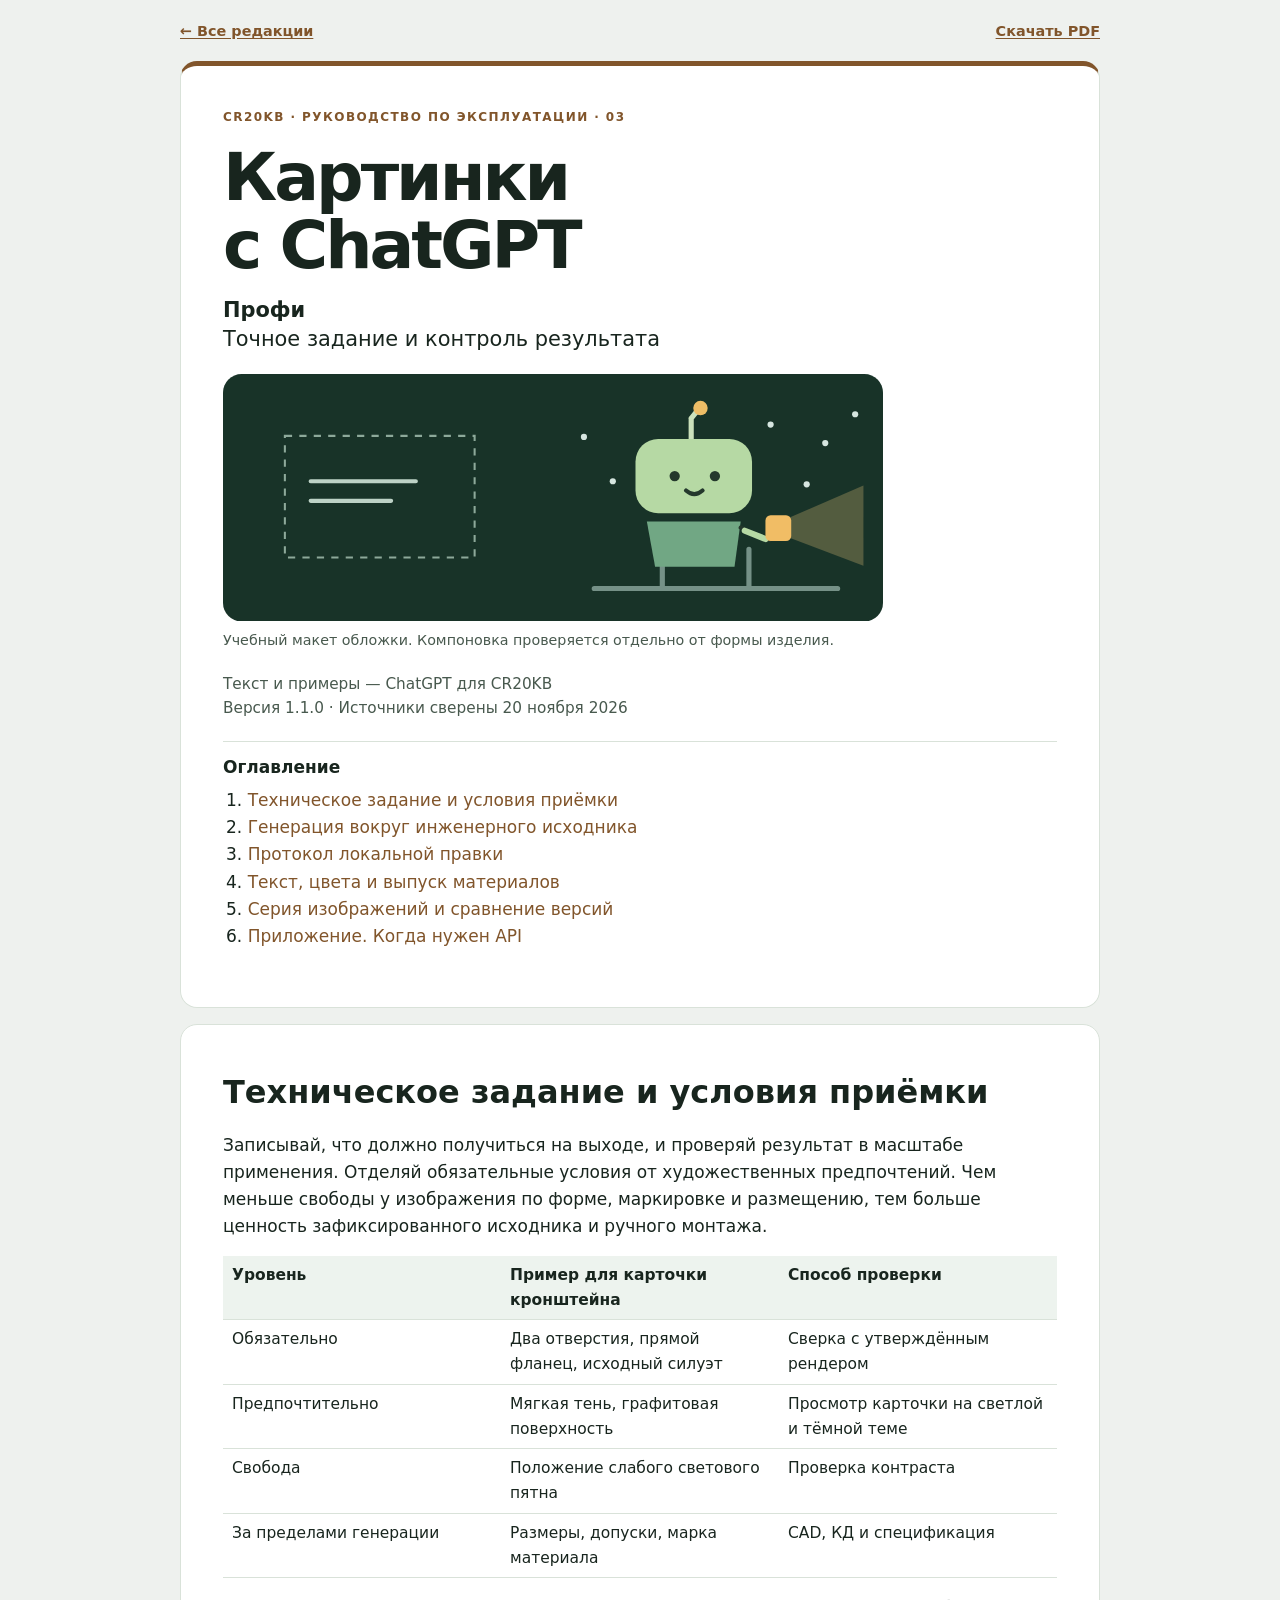
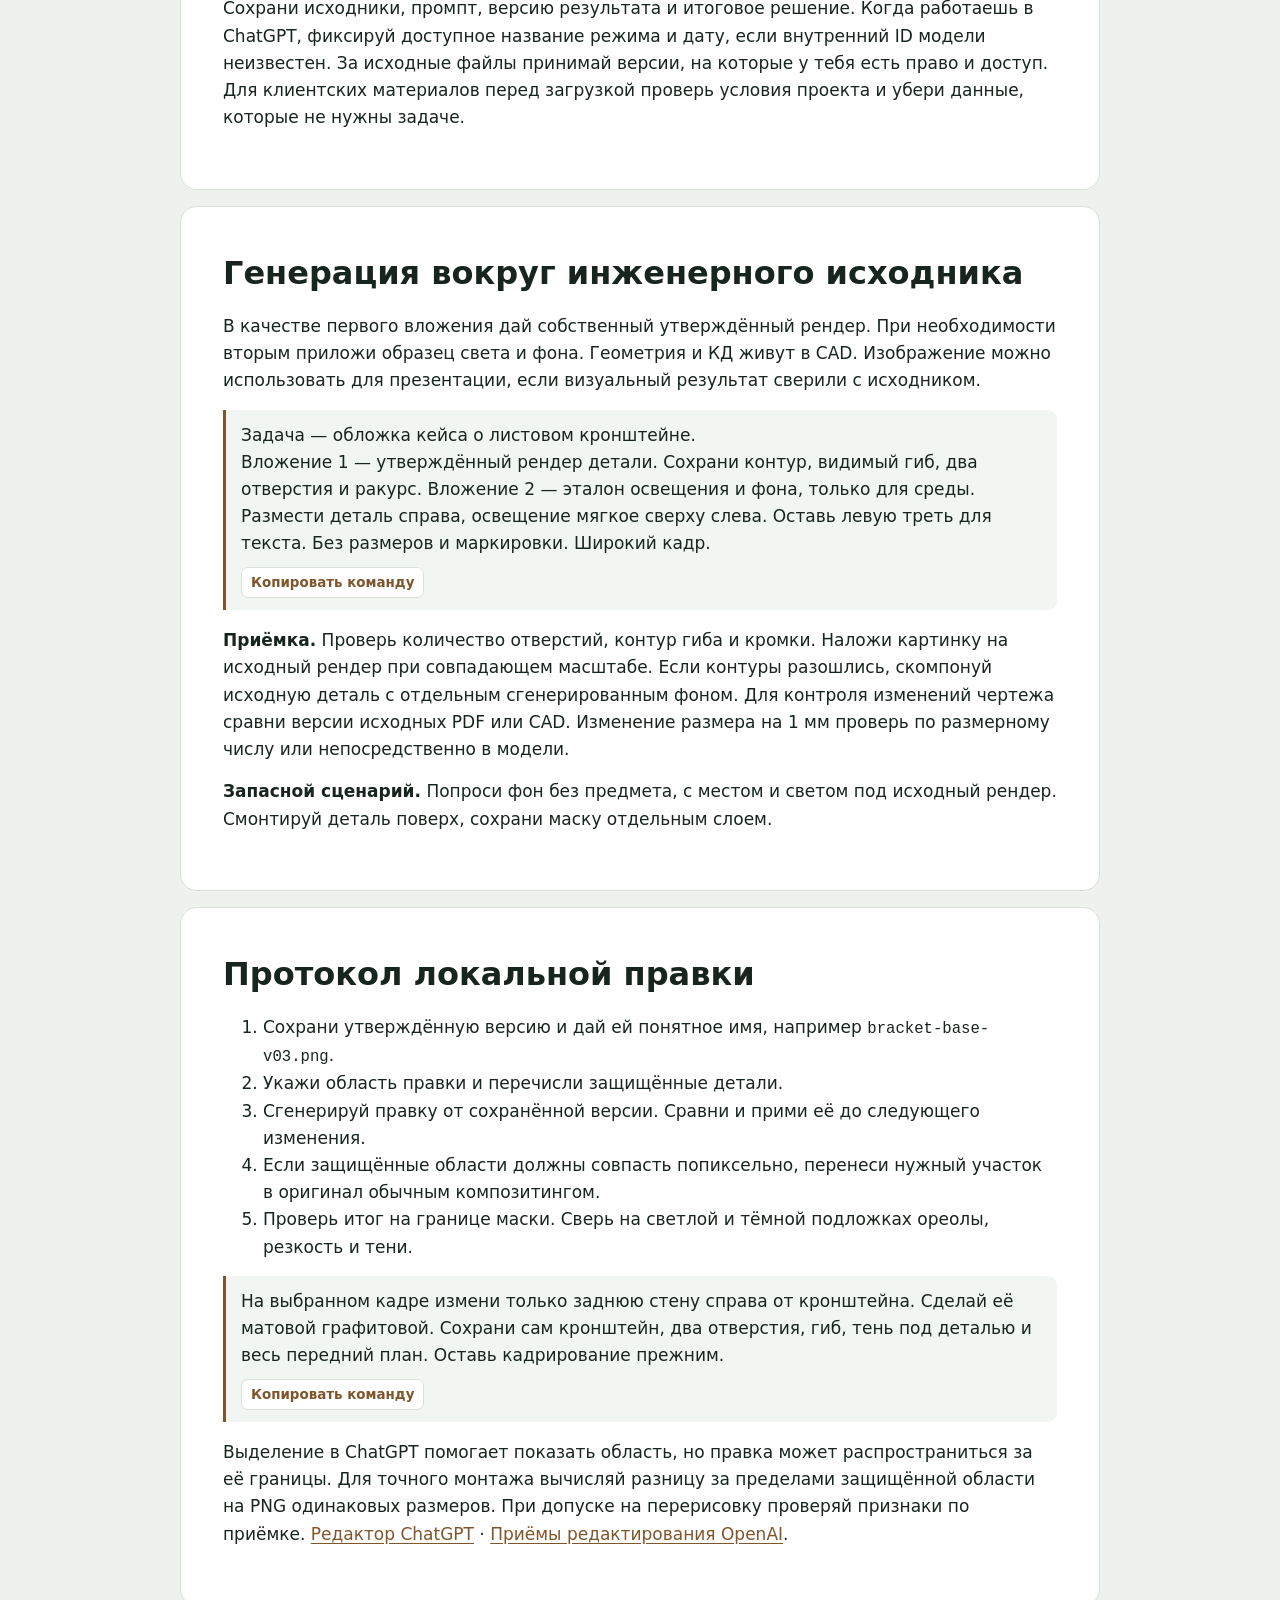
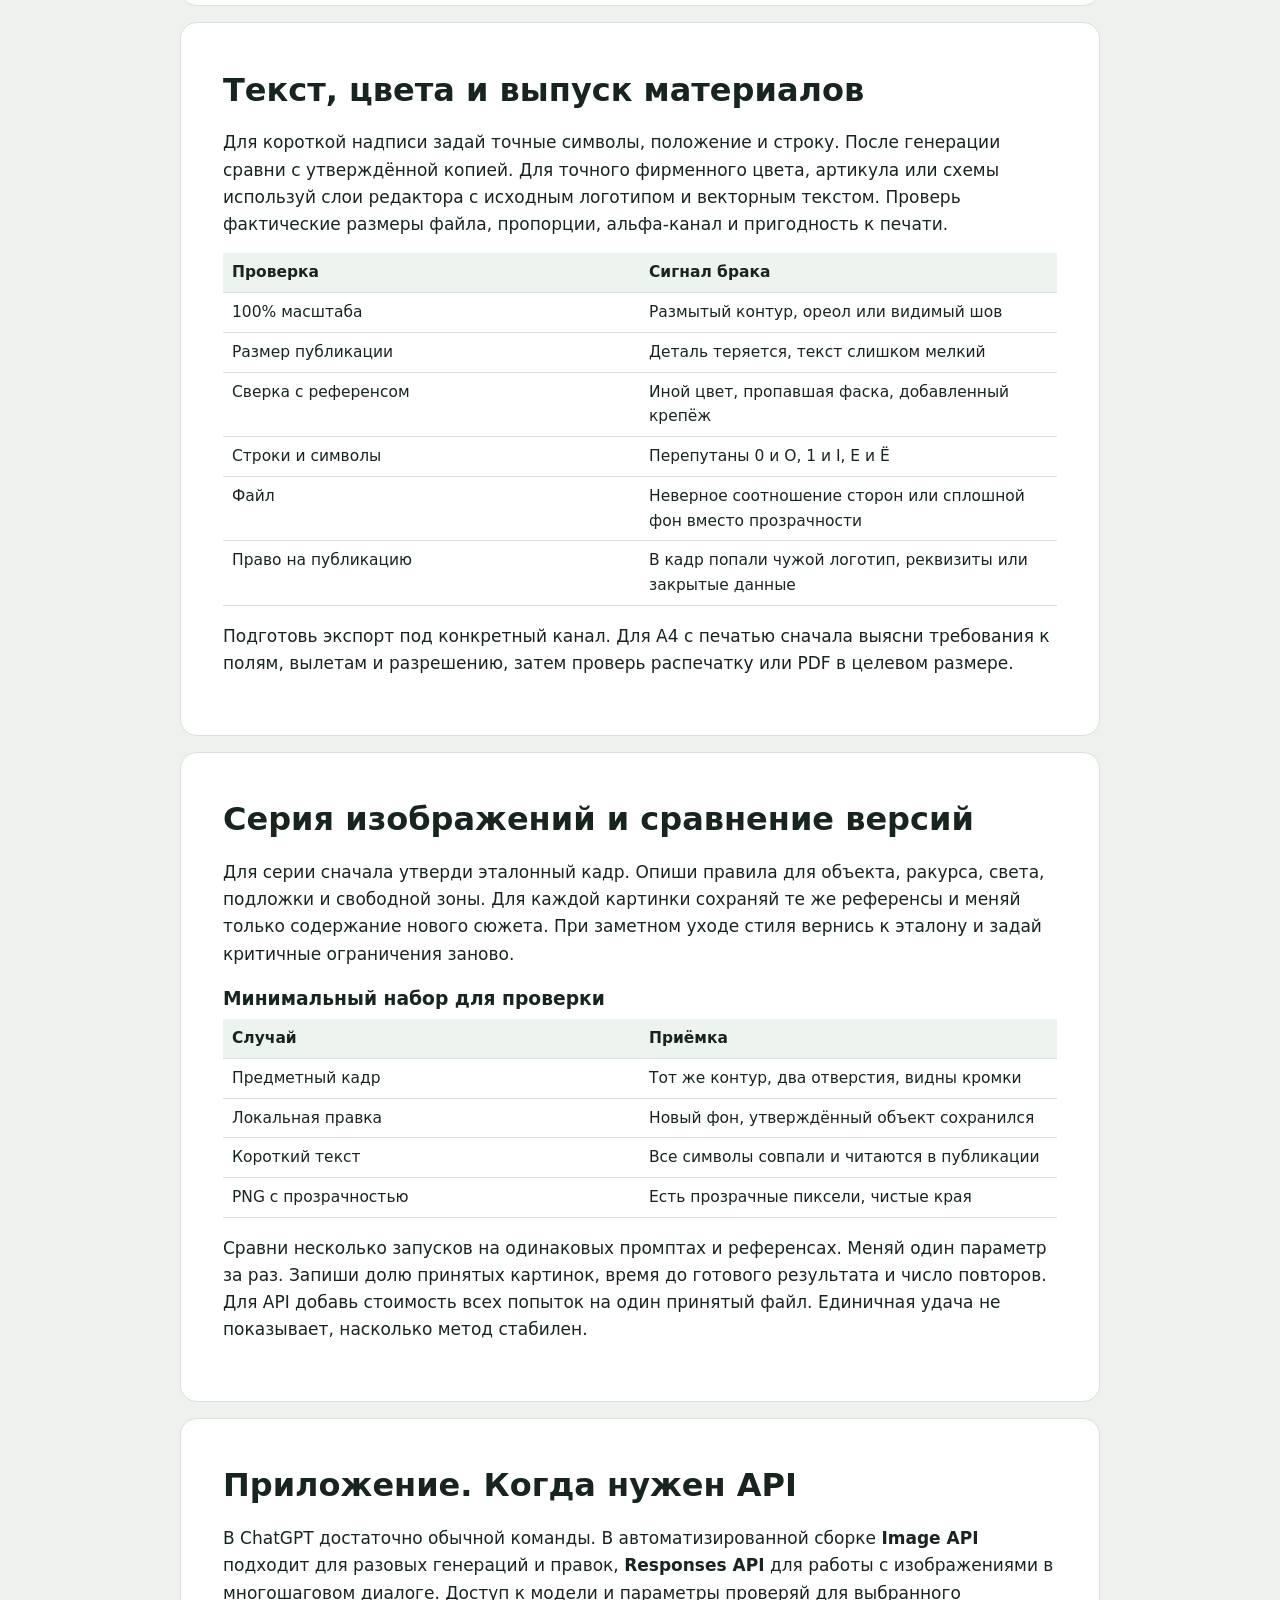
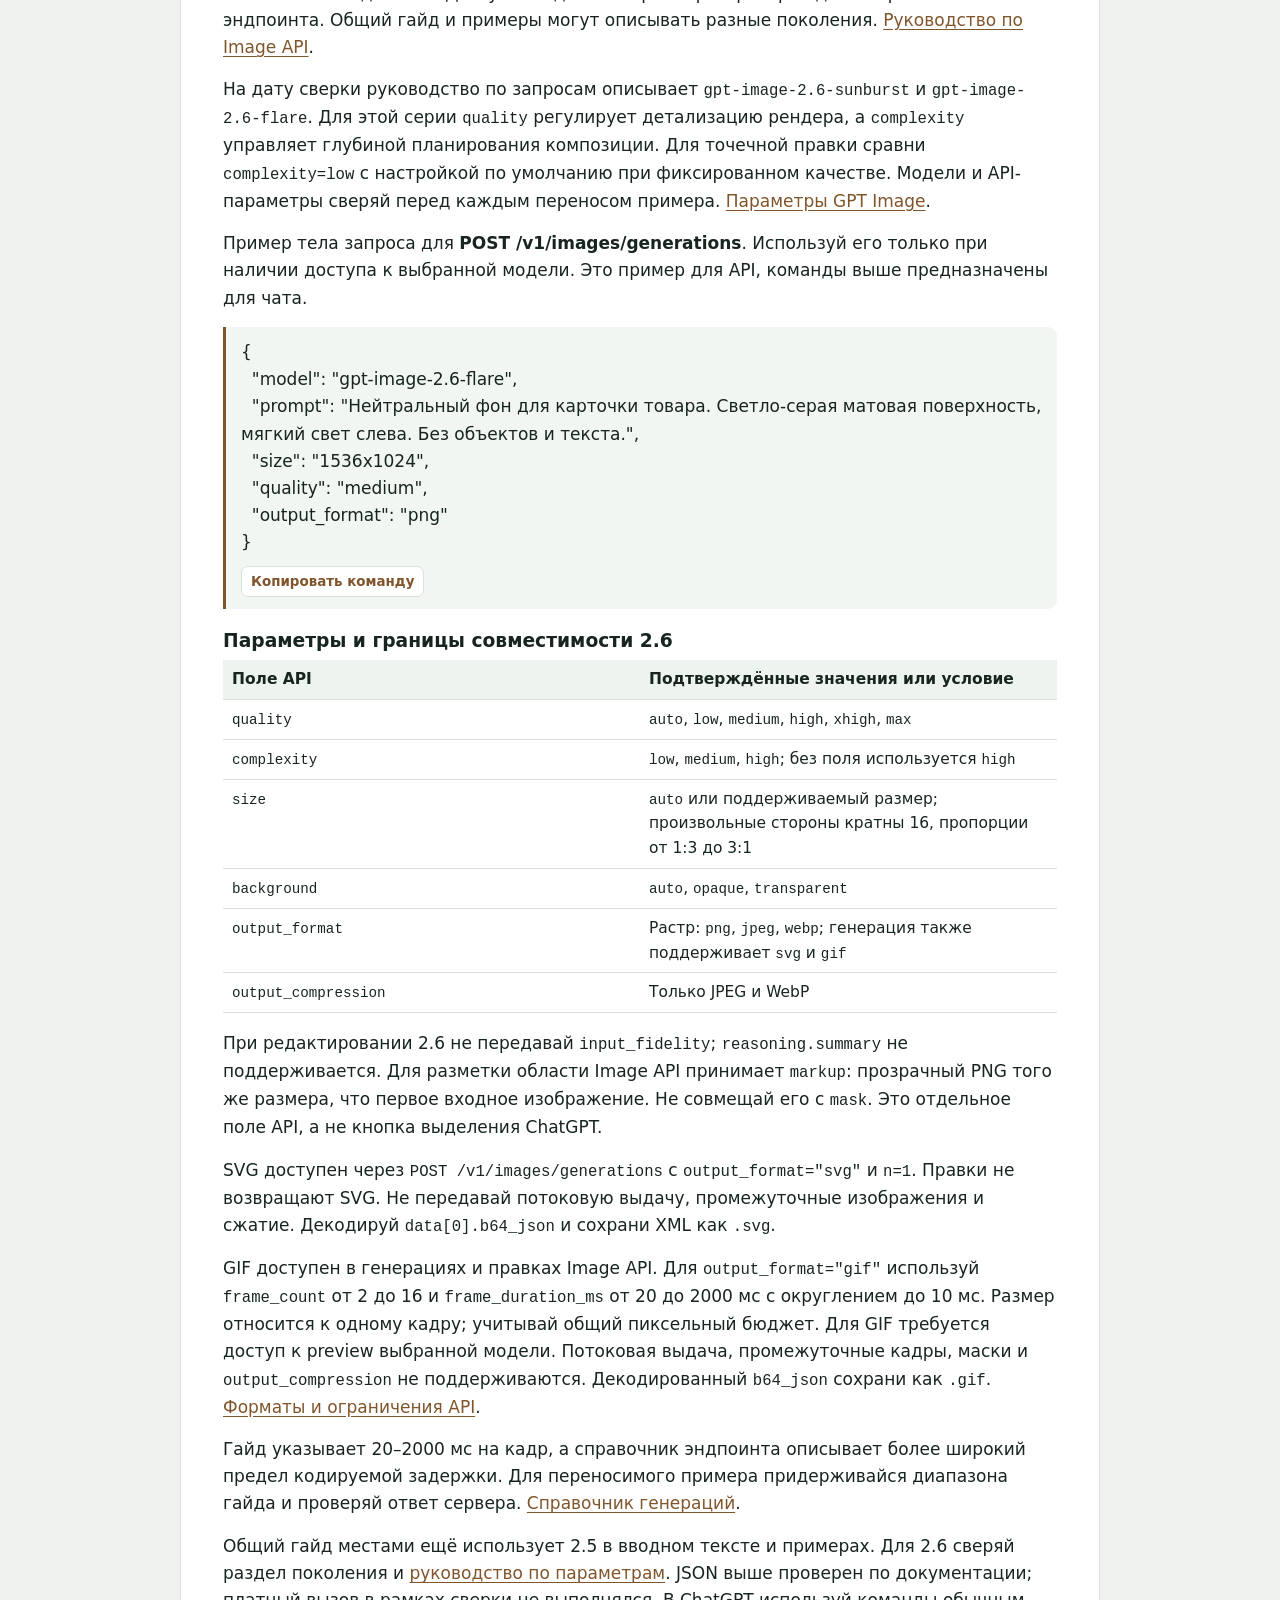
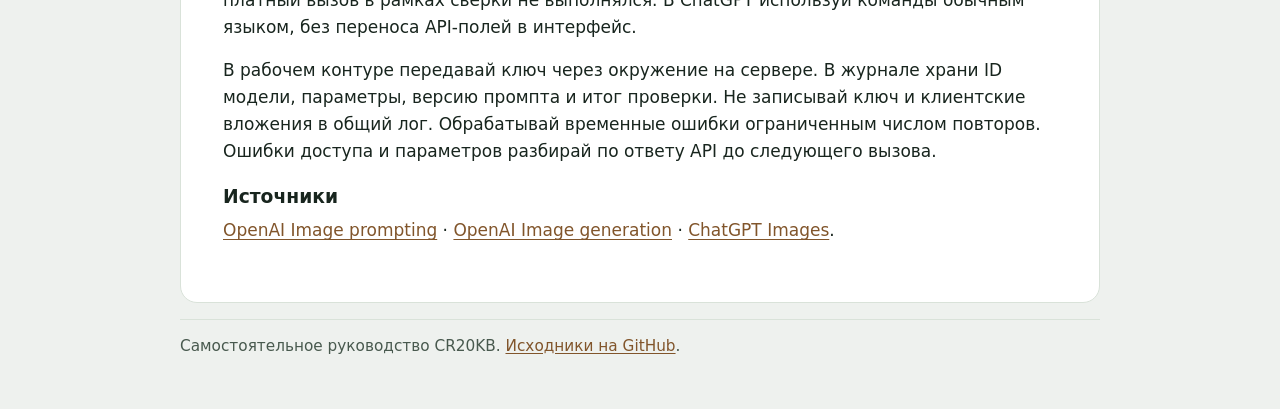
<file: chatgpt-images/release/pro.html>
<!doctype html>
<html lang="ru"><head><meta charset="utf-8">
<meta name="viewport" content="width=device-width, initial-scale=1">
<meta name="description" content="Инженерные исходники, локальные правки, приёмка и приложение по API.">
<meta name="theme-color" content="#eef1ee">
<meta name="cr20kb-edition" content="1.1.0">
<meta name="cr20kb-verified" content="2026-11-20">
<link rel="canonical" href="https://cr20kb.com/utilities/chatgpt-images/pro.html">
<title>Картинки с ChatGPT · Профи | CR20KB</title>
<style>:root{--accent:#81552b}
*{box-sizing:border-box}
:root{color-scheme:light;--paper:#fff;--surface:#eef1ee;--ink:#18251e;--muted:#48594e;--line:#d9e2d9}
body{margin:0;background:var(--surface);color:var(--ink);font:17px/1.6 system-ui,'Segoe UI',sans-serif}
a{color:var(--accent);text-underline-offset:.16em}
a:focus-visible,button:focus-visible{outline:3px solid var(--accent);outline-offset:3px}
main{width:min(100% - 32px,920px);margin:auto;padding:20px 0 48px}
.top,.actions{display:flex;align-items:center;gap:12px;flex-wrap:wrap}
.top{justify-content:space-between;margin-bottom:18px;font-size:.9rem}
.top a{font-weight:650}
.cover,.chapter,.card{background:var(--paper);border:1px solid var(--line);border-radius:17px}
.cover,.chapter{padding:clamp(18px,4vw,42px);margin-bottom:16px}
.cover{border-top:5px solid var(--accent)}
.kicker,.label{font-size:.75rem;font-weight:800;letter-spacing:.12em;text-transform:uppercase;color:var(--accent)}
h1,h2,h3,p{margin-top:0}
h1{font-size:clamp(2.2rem,7vw,4.15rem);line-height:1.02;letter-spacing:-.045em;margin:.25em 0}
h2{font-size:clamp(1.45rem,4.5vw,2rem);line-height:1.16;margin:.2em 0 .65em}
h3{font-size:1.1em;line-height:1.2;margin:1.1em 0 .45em}
p,ul,ol{margin-bottom:.9em}
.lead{font-size:1.23em;line-height:1.38;max-width:36rem}
.meta,.muted,footer{color:var(--muted);font-size:.9em}
.cover figure{max-width:660px;margin:20px 0}
.cover svg{display:block;width:100%;height:auto}
figcaption{font-size:.84em;color:var(--muted);margin-top:8px}
.toc{margin-top:20px;border-top:1px solid var(--line);padding-top:12px}
.toc ol{margin-top:6px;padding-left:1.45em}
.toc a{text-decoration:none}
.toc a:hover{text-decoration:underline}
.chapter{scroll-margin-top:12px}
pre{margin:0;white-space:pre-wrap;overflow-wrap:anywhere;color:var(--ink);font:inherit}
code{font-family:ui-monospace,Consolas,monospace;overflow-wrap:anywhere;font-size:.92em}
pre code{font:inherit}
.snippet{position:relative;background:#f2f6f2;border-left:3px solid var(--accent);border-radius:0 9px 9px 0;padding:12px 15px;margin:0 0 1em}
.copy{margin-top:9px;background:white;border:1px solid var(--line);border-radius:7px;padding:4px 9px;color:var(--accent);font:inherit;font-size:.79em;font-weight:700;cursor:pointer}
table{border-collapse:collapse;width:100%;table-layout:fixed;margin:.45em 0 1.1em;font-size:.91em}
th,td{padding:7px 9px;text-align:left;vertical-align:top;border-bottom:1px solid var(--line);overflow-wrap:anywhere}
th{background:#edf3ee;color:var(--ink)}
.button{display:inline-block;background:var(--accent);color:white;text-decoration:none;font-weight:700;border-radius:8px;padding:7px 12px}
.secondary{background:white;border:1px solid var(--line);color:var(--accent)}
.cards{display:grid;grid-template-columns:repeat(3,minmax(0,1fr));gap:12px;margin:18px 0}
.card{padding:18px;display:flex;flex-direction:column;border-top:4px solid var(--accent)}
.card h2{font-size:1.42rem}
.card .actions{margin-top:auto}
.card .button{font-size:.89em}
footer{border-top:1px solid var(--line);padding:14px 0}
@media(max-width:690px){.cards{grid-template-columns:1fr}.top{justify-content:flex-start}}
@page{size:A4;margin:16mm 17mm 17mm}
@media print{
  body{background:white;font-size:11.5pt;line-height:1.45}
  main{width:auto;margin:0;padding:0}
  .screen-only,button,footer{display:none!important}
  .cover,.chapter{border:0;border-radius:0;padding:0;margin:0}
  .cover{padding-top:7mm;border-top:4pt solid var(--accent)}
  .chapter{break-before:page;padding-top:3mm}
  .chapter h2{margin-top:3mm}
  h1{font-size:36pt}
  h2{font-size:23pt}
  h3{break-after:avoid}
  table,.snippet,figure{break-inside:avoid}
  .cover figure{margin:10mm 0}
  .toc{margin-top:7mm}
  a{text-decoration:none}
}
</style>
</head><body><main>

<nav class="top screen-only" aria-label="Навигация по книге"><a href="./index.html">← Все редакции</a>
<a href="./CR20KB_ChatGPT_Images_pro.pdf">Скачать PDF</a></nav>
<header class="cover">
<p class="kicker">CR20KB · Руководство по эксплуатации · 03</p>
<h1>Картинки<br>с ChatGPT</h1>
<p class="lead"><strong>Профи</strong><br>Точное задание и контроль результата</p>

<figure><svg viewBox="0 0 640 240" role="img" aria-labelledby="graphic-title graphic-desc">
<title id="graphic-title">Робот с фонариком и свободная зона под текст</title>
<desc id="graphic-desc">Условный макет баннера. Слева свободная треть, справа робот под снегом.</desc>
<rect width="640" height="240" rx="18" fill="#183328"/>
<path d="M360 208h236M426 206v-36m84 36v-36" stroke="#759187" stroke-width="5" stroke-linecap="round"/>
<path d="M454 64V43m0 0 8-10" stroke="#cbe1bb" stroke-width="5" stroke-linecap="round"/>
<circle cx="463" cy="33" r="7" fill="#edbd66"/>
<rect x="400" y="63" width="113" height="72" rx="22" fill="#b6d9a4"/>
<path d="M411 143h91l-6 44h-77z" fill="#71a784"/>
<circle cx="438" cy="99" r="5" fill="#24382c"/>
<circle cx="477" cy="99" r="5" fill="#24382c"/>
<path d="M449 113q8 7 16 0m37 36 28 12" fill="none" stroke="#24382c" stroke-width="4" stroke-linecap="round"/>
<path d="m506 152 20 8" stroke="#b6d9a4" stroke-width="6" stroke-linecap="round"/>
<path d="M550 139l71-31v78l-71-27z" fill="#eec779" opacity=".28"/>
<rect x="526" y="137" width="25" height="25" rx="5" fill="#f1bd65"/>
<path d="M60 60h184v118H60z" fill="none" stroke="#8da99a" stroke-width="2" stroke-dasharray="7 7"/>
<path d="M85 104h102m-102 19h78" stroke="#bdd2c6" stroke-width="4" stroke-linecap="round"/>
<g fill="#d6e6e0"><circle cx="350" cy="61" r="3"/><circle cx="378" cy="104" r="3"/><circle cx="531" cy="49" r="3"/><circle cx="584" cy="67" r="3"/><circle cx="566" cy="107" r="3"/><circle cx="613" cy="39" r="3"/></g>
</svg><figcaption>Учебный макет обложки. Компоновка проверяется отдельно от формы изделия.</figcaption></figure>

<p class="meta">Текст и примеры — ChatGPT для CR20KB<br>Версия 1.1.0 · Источники сверены 20 ноября 2026</p>
<nav class="toc" aria-label="Оглавление"><strong>Оглавление</strong><ol><li><a href="#brief">Техническое задание и условия приёмки</a></li><li><a href="#cad">Генерация вокруг инженерного исходника</a></li><li><a href="#edit">Протокол локальной правки</a></li><li><a href="#production">Текст, цвета и выпуск материалов</a></li><li><a href="#evaluation">Серия изображений и сравнение версий</a></li><li><a href="#api">Приложение. Когда нужен API</a></li></ol></nav>
</header>
<section class="chapter" id="brief">
<h2>Техническое задание и условия приёмки</h2>
<p>Записывай, что должно получиться на выходе, и проверяй результат в
масштабе применения. Отделяй обязательные условия от художественных
предпочтений. Чем меньше свободы у изображения по форме, маркировке и
размещению, тем больше ценность зафиксированного исходника и ручного
монтажа.</p>
<table>
<colgroup>
<col style="width: 33%" />
<col style="width: 33%" />
<col style="width: 33%" />
</colgroup>
<thead>
<tr class="header">
<th>Уровень</th>
<th>Пример для карточки кронштейна</th>
<th>Способ проверки</th>
</tr>
</thead>
<tbody>
<tr class="odd">
<td>Обязательно</td>
<td>Два отверстия, прямой фланец, исходный силуэт</td>
<td>Сверка с утверждённым рендером</td>
</tr>
<tr class="even">
<td>Предпочтительно</td>
<td>Мягкая тень, графитовая поверхность</td>
<td>Просмотр карточки на светлой и тёмной теме</td>
</tr>
<tr class="odd">
<td>Свобода</td>
<td>Положение слабого светового пятна</td>
<td>Проверка контраста</td>
</tr>
<tr class="even">
<td>За пределами генерации</td>
<td>Размеры, допуски, марка материала</td>
<td>CAD, КД и спецификация</td>
</tr>
</tbody>
</table>
<p>Сохрани исходники, промпт, версию результата и итоговое решение.
Когда работаешь в ChatGPT, фиксируй доступное название режима и дату,
если внутренний ID модели неизвестен. За исходные файлы принимай версии,
на которые у тебя есть право и доступ. Для клиентских материалов перед
загрузкой проверь условия проекта и убери данные, которые не нужны
задаче.</p>
</section>
<section class="chapter" id="cad">
<h2>Генерация вокруг инженерного исходника</h2>
<p>В качестве первого вложения дай собственный утверждённый рендер. При
необходимости вторым приложи образец света и фона. Геометрия и КД живут
в CAD. Изображение можно использовать для презентации, если визуальный
результат сверили с исходником.</p>
<div class="snippet"><pre class="text"><code>Задача — обложка кейса о листовом кронштейне.
Вложение 1 — утверждённый рендер детали. Сохрани контур, видимый гиб, два отверстия и ракурс. Вложение 2 — эталон освещения и фона, только для среды.
Размести деталь справа, освещение мягкое сверху слева. Оставь левую треть для текста. Без размеров и маркировки. Широкий кадр.</code></pre></div>
<p><strong>Приёмка.</strong> Проверь количество отверстий, контур гиба и
кромки. Наложи картинку на исходный рендер при совпадающем масштабе.
Если контуры разошлись, скомпонуй исходную деталь с отдельным
сгенерированным фоном. Для контроля изменений чертежа сравни версии
исходных PDF или CAD. Изменение размера на 1 мм проверь по размерному
числу или непосредственно в модели.</p>
<p><strong>Запасной сценарий.</strong> Попроси фон без предмета, с
местом и светом под исходный рендер. Смонтируй деталь поверх, сохрани
маску отдельным слоем.</p>
</section>
<section class="chapter" id="edit">
<h2>Протокол локальной правки</h2>
<ol type="1">
<li>Сохрани утверждённую версию и дай ей понятное имя, например
<code>bracket-base-v03.png</code>.</li>
<li>Укажи область правки и перечисли защищённые детали.</li>
<li>Сгенерируй правку от сохранённой версии. Сравни и прими её до
следующего изменения.</li>
<li>Если защищённые области должны совпасть попиксельно, перенеси нужный
участок в оригинал обычным композитингом.</li>
<li>Проверь итог на границе маски. Сверь на светлой и тёмной подложках
ореолы, резкость и тени.</li>
</ol>
<div class="snippet"><pre class="text"><code>На выбранном кадре измени только заднюю стену справа от кронштейна. Сделай её матовой графитовой. Сохрани сам кронштейн, два отверстия, гиб, тень под деталью и весь передний план. Оставь кадрирование прежним.</code></pre></div>
<p>Выделение в ChatGPT помогает показать область, но правка может
распространиться за её границы. Для точного монтажа вычисляй разницу за
пределами защищённой области на PNG одинаковых размеров. При допуске на
перерисовку проверяй признаки по приёмке. <a
href="https://help.openai.com/ru-ru/articles/11084440-images-in-chatgpt">Редактор
ChatGPT</a> · <a
href="https://developers.openai.com/api/docs/guides/image-prompting">Приёмы
редактирования OpenAI</a>.</p>
</section>
<section class="chapter" id="production">
<h2>Текст, цвета и выпуск материалов</h2>
<p>Для короткой надписи задай точные символы, положение и строку. После
генерации сравни с утверждённой копией. Для точного фирменного цвета,
артикула или схемы используй слои редактора с исходным логотипом и
векторным текстом. Проверь фактические размеры файла, пропорции,
альфа-канал и пригодность к печати.</p>
<table>
<colgroup>
<col style="width: 50%" />
<col style="width: 50%" />
</colgroup>
<thead>
<tr class="header">
<th>Проверка</th>
<th>Сигнал брака</th>
</tr>
</thead>
<tbody>
<tr class="odd">
<td>100% масштаба</td>
<td>Размытый контур, ореол или видимый шов</td>
</tr>
<tr class="even">
<td>Размер публикации</td>
<td>Деталь теряется, текст слишком мелкий</td>
</tr>
<tr class="odd">
<td>Сверка с референсом</td>
<td>Иной цвет, пропавшая фаска, добавленный крепёж</td>
</tr>
<tr class="even">
<td>Строки и символы</td>
<td>Перепутаны 0 и O, 1 и I, Е и Ё</td>
</tr>
<tr class="odd">
<td>Файл</td>
<td>Неверное соотношение сторон или сплошной фон вместо
прозрачности</td>
</tr>
<tr class="even">
<td>Право на публикацию</td>
<td>В кадр попали чужой логотип, реквизиты или закрытые данные</td>
</tr>
</tbody>
</table>
<p>Подготовь экспорт под конкретный канал. Для A4 с печатью сначала
выясни требования к полям, вылетам и разрешению, затем проверь
распечатку или PDF в целевом размере.</p>
</section>
<section class="chapter" id="evaluation">
<h2>Серия изображений и сравнение версий</h2>
<p>Для серии сначала утверди эталонный кадр. Опиши правила для объекта,
ракурса, света, подложки и свободной зоны. Для каждой картинки сохраняй
те же референсы и меняй только содержание нового сюжета. При заметном
уходе стиля вернись к эталону и задай критичные ограничения заново.</p>
<section id="минимальный-набор-для-проверки" class="level3">
<h3>Минимальный набор для проверки</h3>
<table>
<thead>
<tr class="header">
<th>Случай</th>
<th>Приёмка</th>
</tr>
</thead>
<tbody>
<tr class="odd">
<td>Предметный кадр</td>
<td>Тот же контур, два отверстия, видны кромки</td>
</tr>
<tr class="even">
<td>Локальная правка</td>
<td>Новый фон, утверждённый объект сохранился</td>
</tr>
<tr class="odd">
<td>Короткий текст</td>
<td>Все символы совпали и читаются в публикации</td>
</tr>
<tr class="even">
<td>PNG с прозрачностью</td>
<td>Есть прозрачные пиксели, чистые края</td>
</tr>
</tbody>
</table>
<p>Сравни несколько запусков на одинаковых промптах и референсах. Меняй
один параметр за раз. Запиши долю принятых картинок, время до готового
результата и число повторов. Для API добавь стоимость всех попыток на
один принятый файл. Единичная удача не показывает, насколько метод
стабилен.</p>
</section>
</section>
<section class="chapter" id="api">
<h2>Приложение. Когда нужен API</h2>
<p>В ChatGPT достаточно обычной команды. В автоматизированной сборке
<strong>Image API</strong> подходит для разовых генераций и правок,
<strong>Responses API</strong> для работы с изображениями в многошаговом
диалоге. Доступ к модели и параметры проверяй для выбранного эндпоинта.
Общий гайд и примеры могут описывать разные поколения. <a
href="https://developers.openai.com/api/docs/guides/image-generation">Руководство
по Image API</a>.</p>
<p>На дату сверки руководство по запросам описывает
<code>gpt-image-2.6-sunburst</code> и <code>gpt-image-2.6-flare</code>.
Для этой серии <code>quality</code> регулирует детализацию рендера, а
<code>complexity</code> управляет глубиной планирования композиции. Для
точечной правки сравни <code>complexity=low</code> с настройкой по
умолчанию при фиксированном качестве. Модели и API-параметры сверяй
перед каждым переносом примера. <a
href="https://developers.openai.com/api/docs/guides/image-prompting">Параметры
GPT Image</a>.</p>
<p>Пример тела запроса для <strong>POST /v1/images/generations</strong>.
Используй его только при наличии доступа к выбранной модели. Это пример
для API, команды выше предназначены для чата.</p>
<div class="snippet"><pre class="json"><code>{
  &quot;model&quot;: &quot;gpt-image-2.6-flare&quot;,
  &quot;prompt&quot;: &quot;Нейтральный фон для карточки товара. Светло-серая матовая поверхность, мягкий свет слева. Без объектов и текста.&quot;,
  &quot;size&quot;: &quot;1536x1024&quot;,
  &quot;quality&quot;: &quot;medium&quot;,
  &quot;output_format&quot;: &quot;png&quot;
}</code></pre></div>
<section id="параметры-и-границы-совместимости-2.6" class="level3">
<h3>Параметры и границы совместимости 2.6</h3>
<table>
<colgroup>
<col style="width: 50%" />
<col style="width: 50%" />
</colgroup>
<thead>
<tr class="header">
<th>Поле API</th>
<th>Подтверждённые значения или условие</th>
</tr>
</thead>
<tbody>
<tr class="odd">
<td><code>quality</code></td>
<td><code>auto</code>, <code>low</code>, <code>medium</code>,
<code>high</code>, <code>xhigh</code>, <code>max</code></td>
</tr>
<tr class="even">
<td><code>complexity</code></td>
<td><code>low</code>, <code>medium</code>, <code>high</code>; без поля
используется <code>high</code></td>
</tr>
<tr class="odd">
<td><code>size</code></td>
<td><code>auto</code> или поддерживаемый размер; произвольные стороны
кратны 16, пропорции от 1:3 до 3:1</td>
</tr>
<tr class="even">
<td><code>background</code></td>
<td><code>auto</code>, <code>opaque</code>,
<code>transparent</code></td>
</tr>
<tr class="odd">
<td><code>output_format</code></td>
<td>Растр: <code>png</code>, <code>jpeg</code>, <code>webp</code>;
генерация также поддерживает <code>svg</code> и <code>gif</code></td>
</tr>
<tr class="even">
<td><code>output_compression</code></td>
<td>Только JPEG и WebP</td>
</tr>
</tbody>
</table>
<p>При редактировании 2.6 не передавай <code>input_fidelity</code>;
<code>reasoning.summary</code> не поддерживается. Для разметки области
Image API принимает <code>markup</code>: прозрачный PNG того же размера,
что первое входное изображение. Не совмещай его с <code>mask</code>. Это
отдельное поле API, а не кнопка выделения ChatGPT.</p>
<p>SVG доступен через <code>POST /v1/images/generations</code> с
<code>output_format="svg"</code> и <code>n=1</code>. Правки не
возвращают SVG. Не передавай потоковую выдачу, промежуточные изображения
и сжатие. Декодируй <code>data[0].b64_json</code> и сохрани XML как
<code>.svg</code>.</p>
<p>GIF доступен в генерациях и правках Image API. Для
<code>output_format="gif"</code> используй <code>frame_count</code> от 2
до 16 и <code>frame_duration_ms</code> от 20 до 2000 мс с округлением до
10 мс. Размер относится к одному кадру; учитывай общий пиксельный
бюджет. Для GIF требуется доступ к preview выбранной модели. Потоковая
выдача, промежуточные кадры, маски и <code>output_compression</code> не
поддерживаются. Декодированный <code>b64_json</code> сохрани как
<code>.gif</code>. <a
href="https://developers.openai.com/api/docs/guides/image-generation">Форматы
и ограничения API</a>.</p>
<p>Гайд указывает 20–2000 мс на кадр, а справочник эндпоинта описывает
более широкий предел кодируемой задержки. Для переносимого примера
придерживайся диапазона гайда и проверяй ответ сервера. <a
href="https://developers.openai.com/api/reference/resources/images/methods/generate">Справочник
генераций</a>.</p>
<p>Общий гайд местами ещё использует 2.5 в вводном тексте и примерах.
Для 2.6 сверяй раздел поколения и <a
href="https://developers.openai.com/api/docs/guides/image-prompting">руководство
по параметрам</a>. JSON выше проверен по документации; платный вызов в
рамках сверки не выполнялся. В ChatGPT используй команды обычным языком,
без переноса API-полей в интерфейс.</p>
<p>В рабочем контуре передавай ключ через окружение на сервере. В
журнале храни ID модели, параметры, версию промпта и итог проверки. Не
записывай ключ и клиентские вложения в общий лог. Обрабатывай временные
ошибки ограниченным числом повторов. Ошибки доступа и параметров
разбирай по ответу API до следующего вызова.</p>
</section>
<section id="источники" class="level3">
<h3>Источники</h3>
<p><a
href="https://developers.openai.com/api/docs/guides/image-prompting">OpenAI
Image prompting</a> · <a
href="https://developers.openai.com/api/docs/guides/image-generation">OpenAI
Image generation</a> · <a
href="https://help.openai.com/ru-ru/articles/11084440-images-in-chatgpt">ChatGPT
Images</a>.</p>
</section>
</section>

<footer class="screen-only">Самостоятельное руководство CR20KB. <a href="https://github.com/cr20kb-commits/cr20kb-calculate/tree/main/chatgpt-images">Исходники на GitHub</a>.</footer>
</main><script>
document.querySelectorAll('.snippet pre').forEach(pre => {
  const button = document.createElement('button');
  button.type = 'button';
  button.className = 'copy screen-only';
  button.textContent = 'Копировать команду';
  button.addEventListener('click', async () => {
    try {
      await navigator.clipboard.writeText(pre.textContent.trim());
      button.textContent = 'Скопировано';
    } catch {
      const range = document.createRange();
      range.selectNodeContents(pre);
      const selection = window.getSelection();
      selection.removeAllRanges();
      selection.addRange(range);
      button.textContent = 'Текст выделен';
    }
  });
  pre.after(button);
});
</script></body></html>
</file>
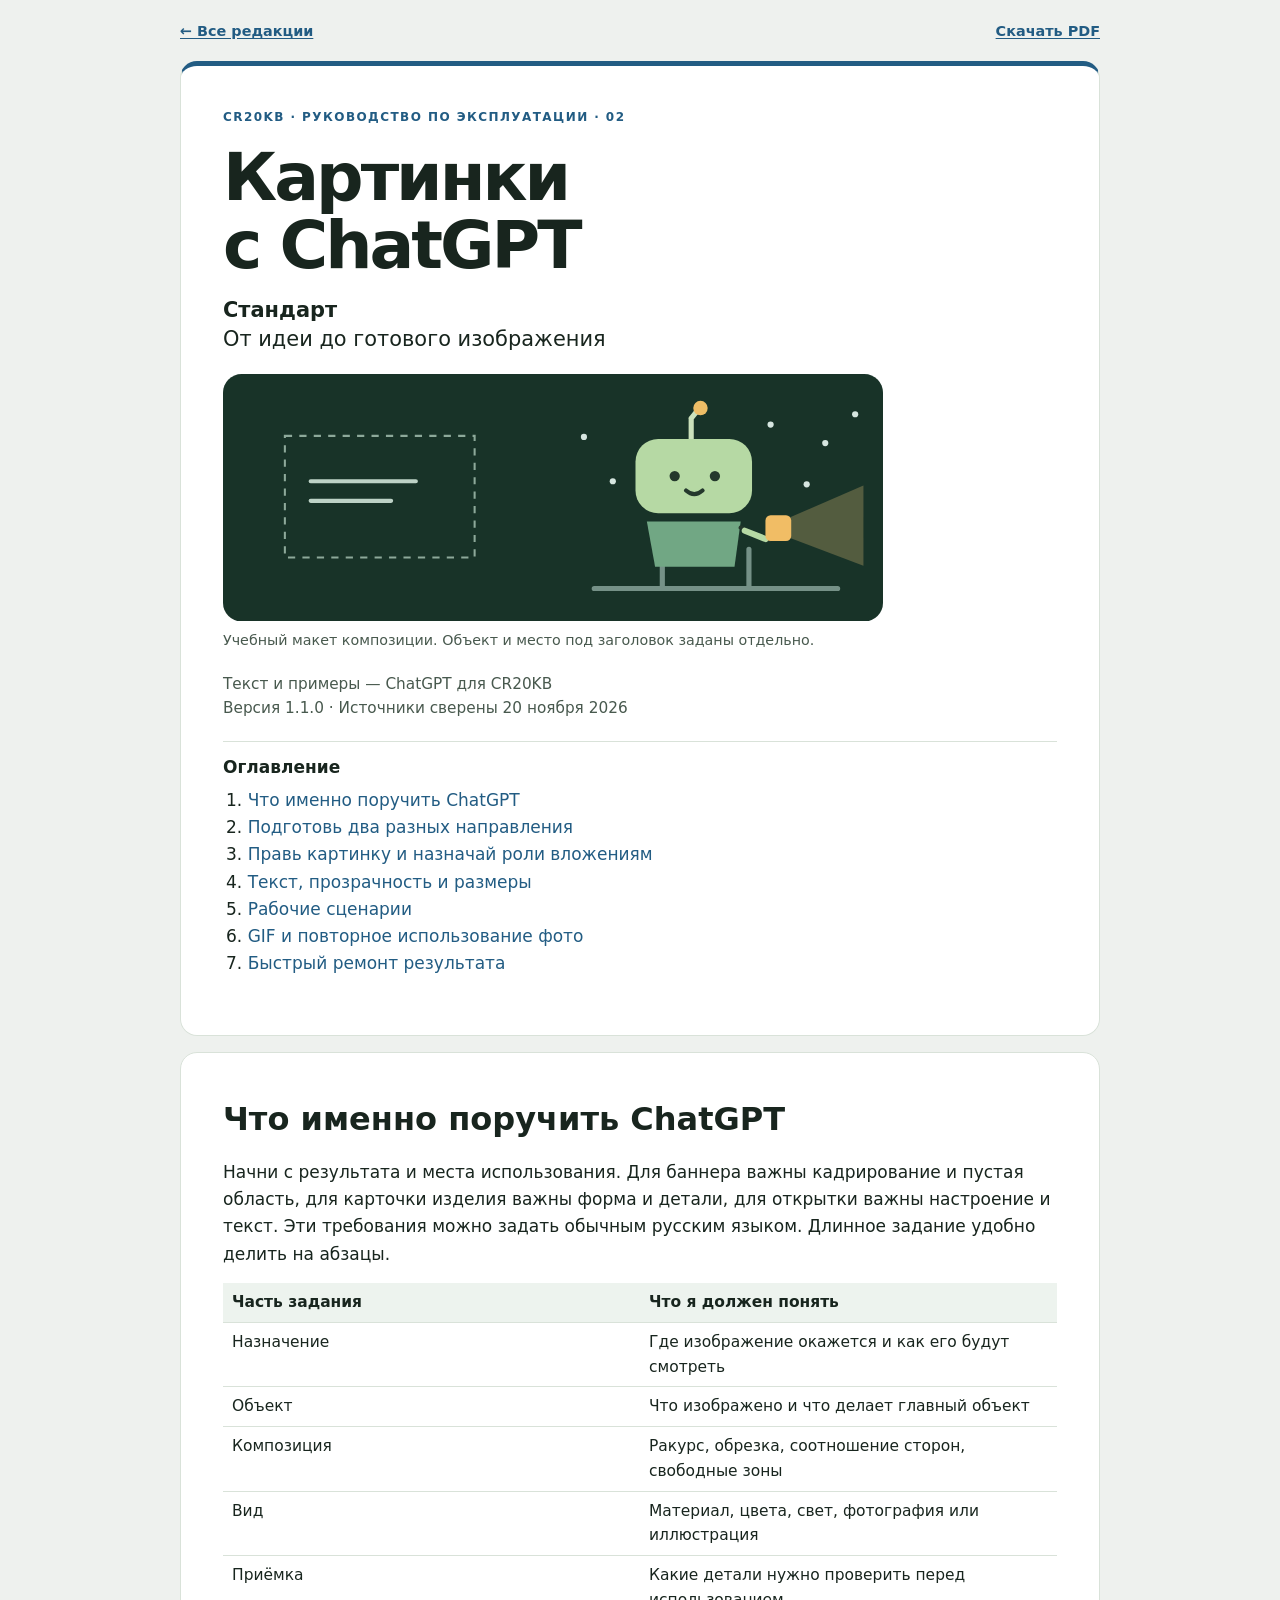
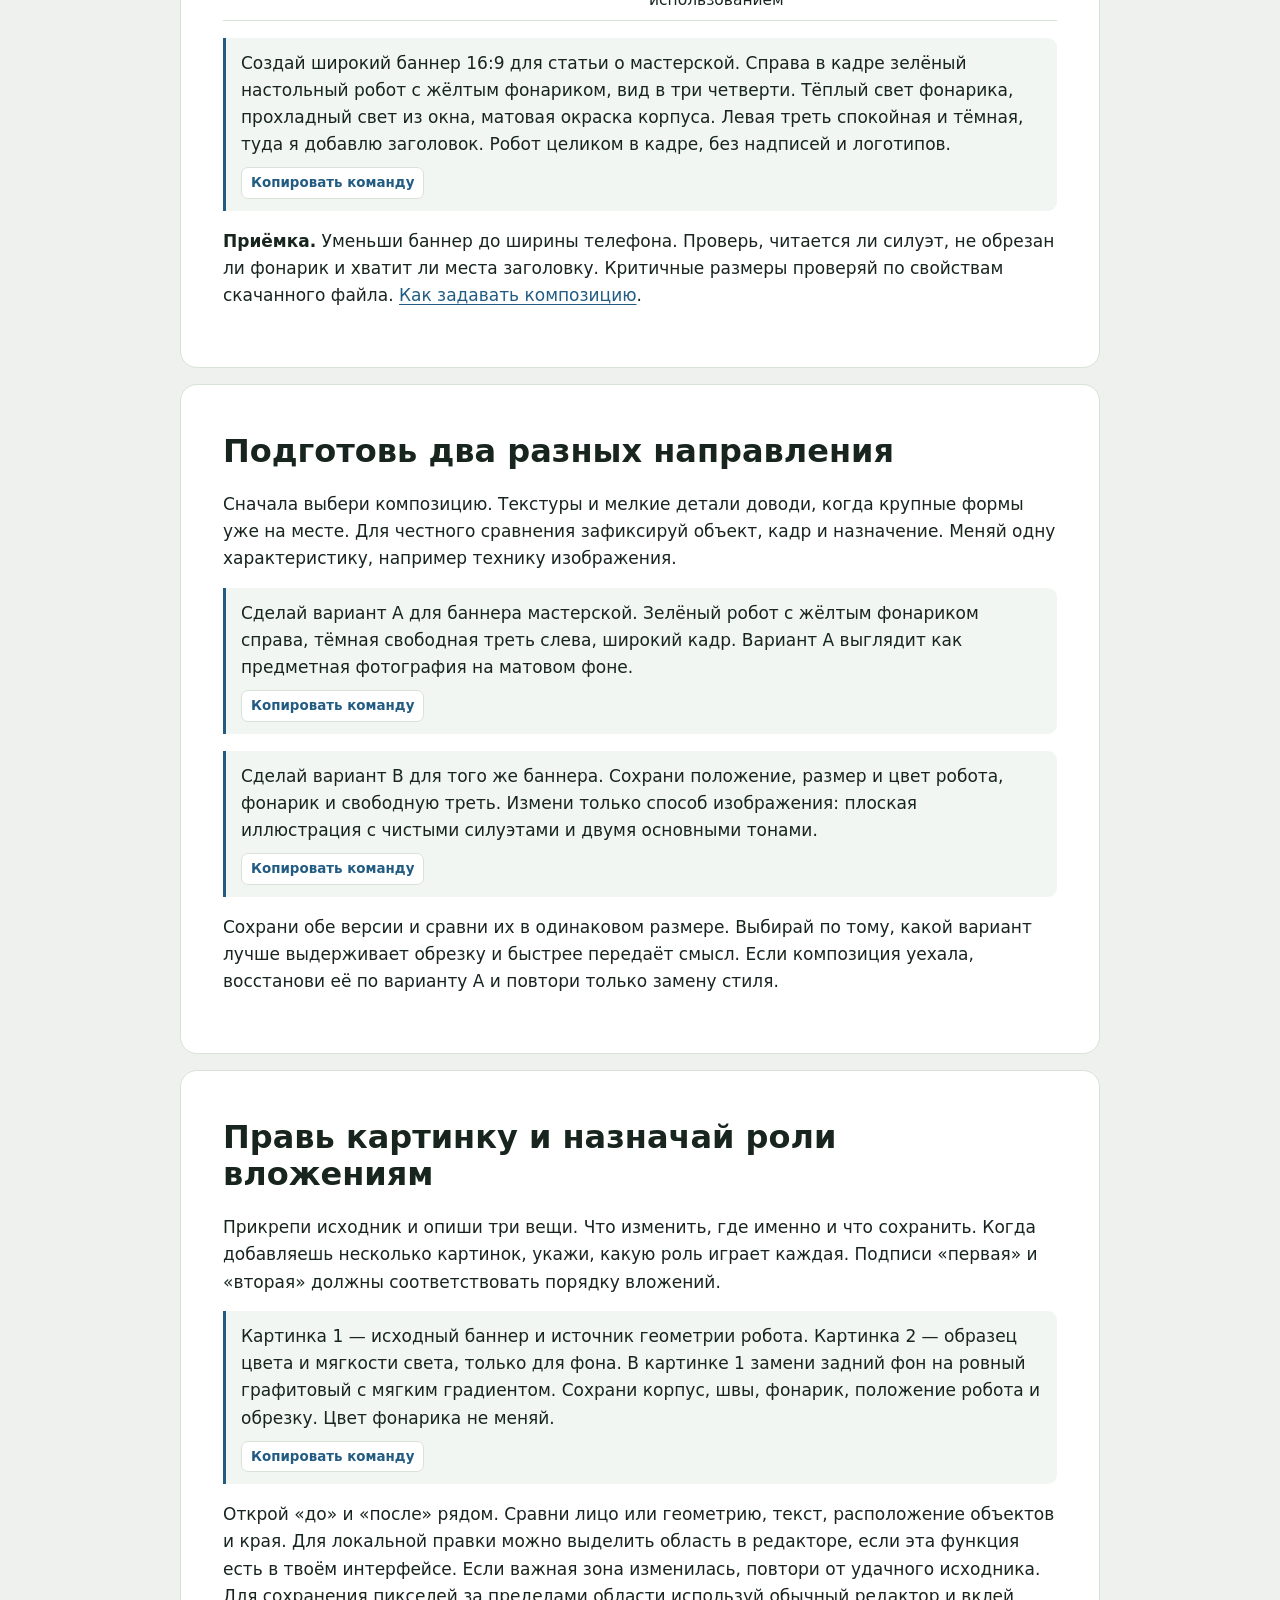
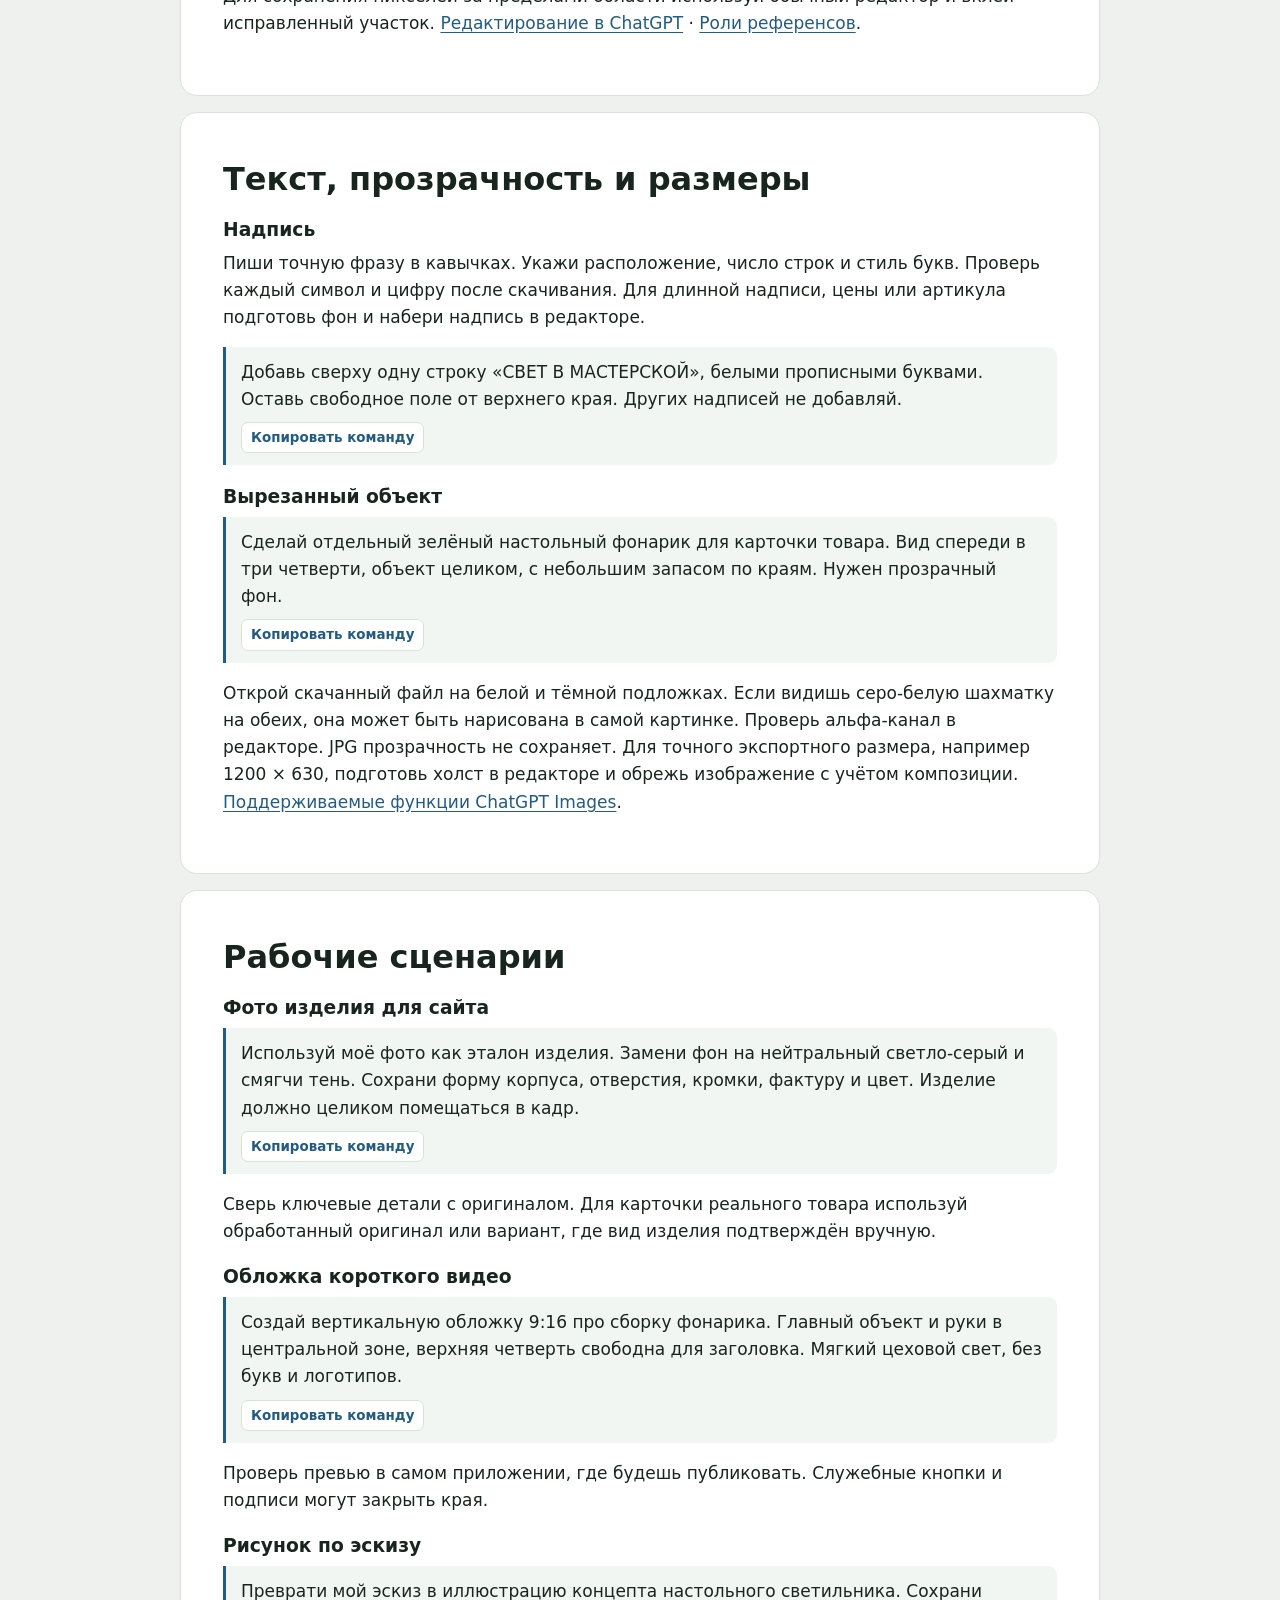
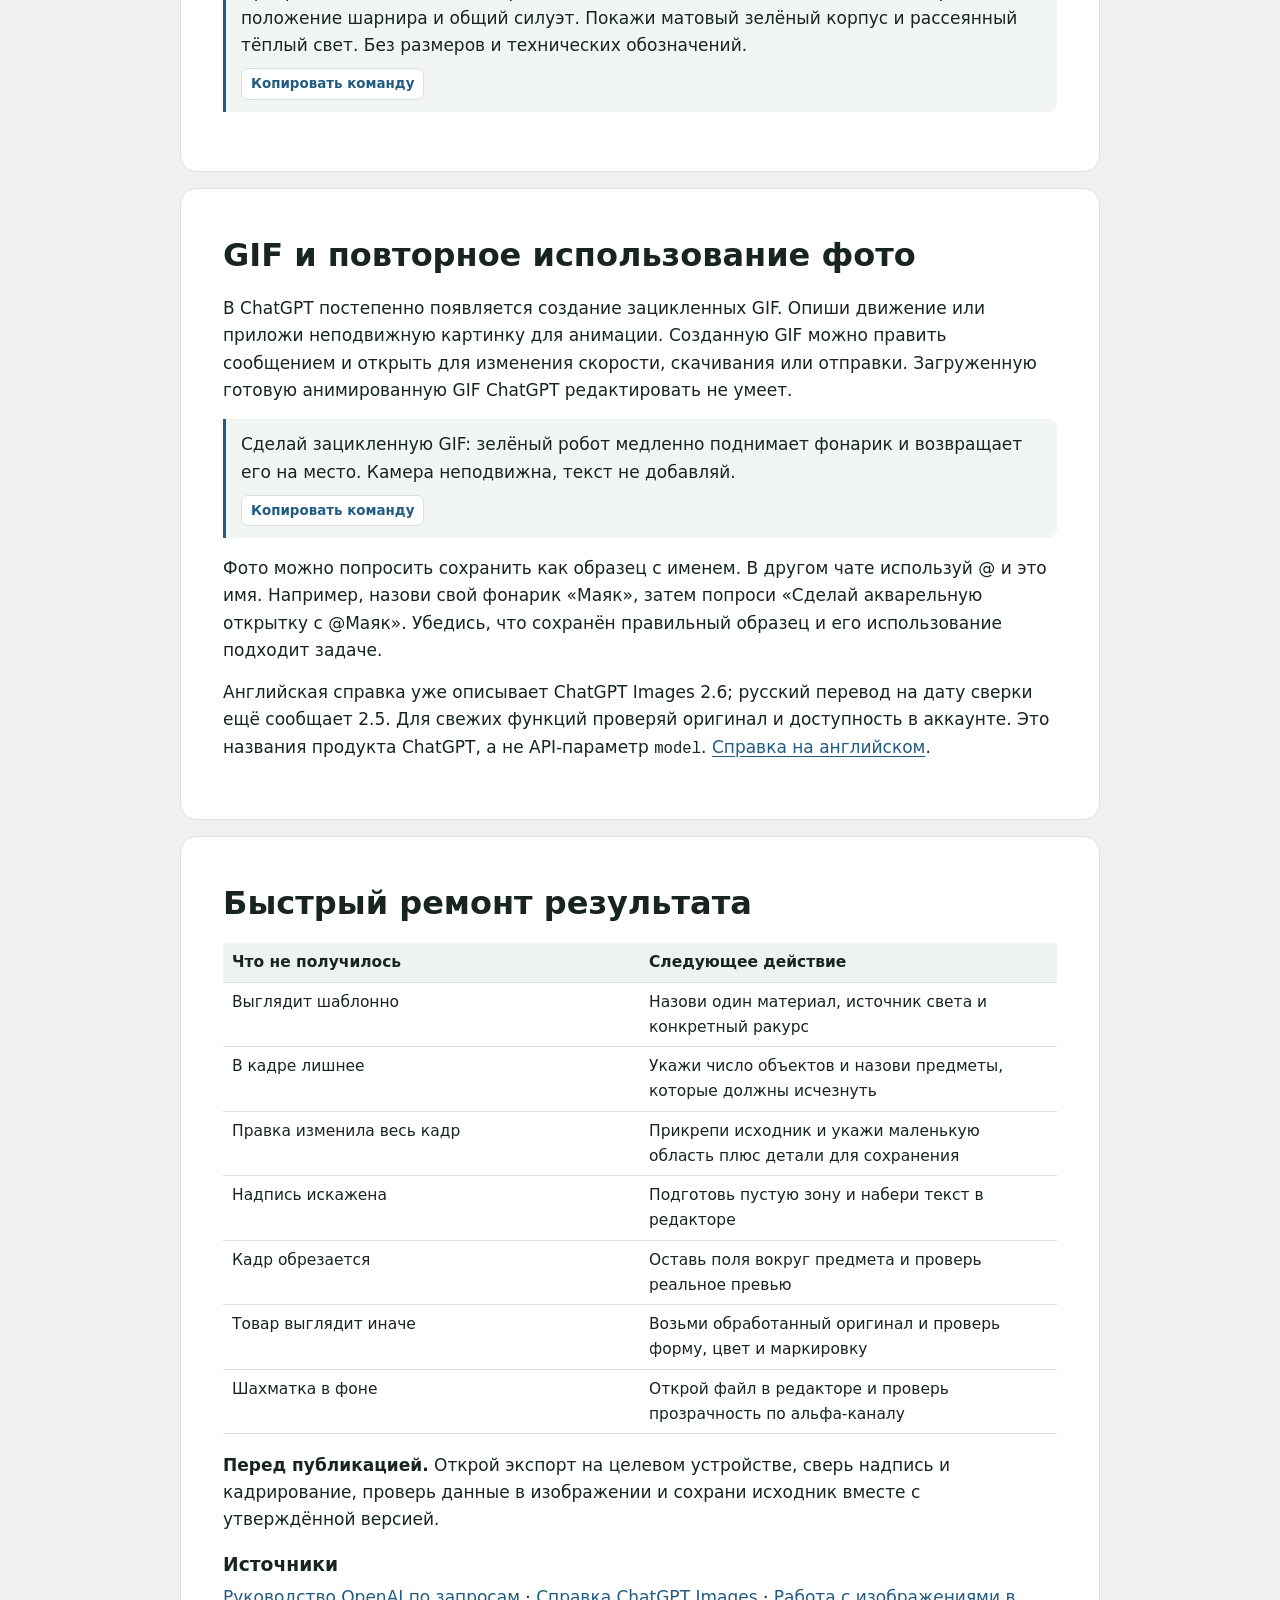
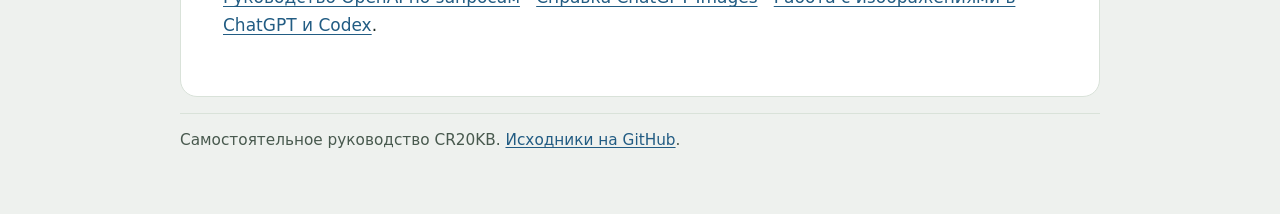
<file: chatgpt-images/release/standard.html>
<!doctype html>
<html lang="ru"><head><meta charset="utf-8">
<meta name="viewport" content="width=device-width, initial-scale=1">
<meta name="description" content="Шаблоны заданий, работа с вложениями, надписи и проверка перед публикацией.">
<meta name="theme-color" content="#eef1ee">
<meta name="cr20kb-edition" content="1.1.0">
<meta name="cr20kb-verified" content="2026-11-20">
<link rel="canonical" href="https://cr20kb.com/utilities/chatgpt-images/standard.html">
<title>Картинки с ChatGPT · Стандарт | CR20KB</title>
<style>:root{--accent:#225c83}
*{box-sizing:border-box}
:root{color-scheme:light;--paper:#fff;--surface:#eef1ee;--ink:#18251e;--muted:#48594e;--line:#d9e2d9}
body{margin:0;background:var(--surface);color:var(--ink);font:17px/1.6 system-ui,'Segoe UI',sans-serif}
a{color:var(--accent);text-underline-offset:.16em}
a:focus-visible,button:focus-visible{outline:3px solid var(--accent);outline-offset:3px}
main{width:min(100% - 32px,920px);margin:auto;padding:20px 0 48px}
.top,.actions{display:flex;align-items:center;gap:12px;flex-wrap:wrap}
.top{justify-content:space-between;margin-bottom:18px;font-size:.9rem}
.top a{font-weight:650}
.cover,.chapter,.card{background:var(--paper);border:1px solid var(--line);border-radius:17px}
.cover,.chapter{padding:clamp(18px,4vw,42px);margin-bottom:16px}
.cover{border-top:5px solid var(--accent)}
.kicker,.label{font-size:.75rem;font-weight:800;letter-spacing:.12em;text-transform:uppercase;color:var(--accent)}
h1,h2,h3,p{margin-top:0}
h1{font-size:clamp(2.2rem,7vw,4.15rem);line-height:1.02;letter-spacing:-.045em;margin:.25em 0}
h2{font-size:clamp(1.45rem,4.5vw,2rem);line-height:1.16;margin:.2em 0 .65em}
h3{font-size:1.1em;line-height:1.2;margin:1.1em 0 .45em}
p,ul,ol{margin-bottom:.9em}
.lead{font-size:1.23em;line-height:1.38;max-width:36rem}
.meta,.muted,footer{color:var(--muted);font-size:.9em}
.cover figure{max-width:660px;margin:20px 0}
.cover svg{display:block;width:100%;height:auto}
figcaption{font-size:.84em;color:var(--muted);margin-top:8px}
.toc{margin-top:20px;border-top:1px solid var(--line);padding-top:12px}
.toc ol{margin-top:6px;padding-left:1.45em}
.toc a{text-decoration:none}
.toc a:hover{text-decoration:underline}
.chapter{scroll-margin-top:12px}
pre{margin:0;white-space:pre-wrap;overflow-wrap:anywhere;color:var(--ink);font:inherit}
code{font-family:ui-monospace,Consolas,monospace;overflow-wrap:anywhere;font-size:.92em}
pre code{font:inherit}
.snippet{position:relative;background:#f2f6f2;border-left:3px solid var(--accent);border-radius:0 9px 9px 0;padding:12px 15px;margin:0 0 1em}
.copy{margin-top:9px;background:white;border:1px solid var(--line);border-radius:7px;padding:4px 9px;color:var(--accent);font:inherit;font-size:.79em;font-weight:700;cursor:pointer}
table{border-collapse:collapse;width:100%;table-layout:fixed;margin:.45em 0 1.1em;font-size:.91em}
th,td{padding:7px 9px;text-align:left;vertical-align:top;border-bottom:1px solid var(--line);overflow-wrap:anywhere}
th{background:#edf3ee;color:var(--ink)}
.button{display:inline-block;background:var(--accent);color:white;text-decoration:none;font-weight:700;border-radius:8px;padding:7px 12px}
.secondary{background:white;border:1px solid var(--line);color:var(--accent)}
.cards{display:grid;grid-template-columns:repeat(3,minmax(0,1fr));gap:12px;margin:18px 0}
.card{padding:18px;display:flex;flex-direction:column;border-top:4px solid var(--accent)}
.card h2{font-size:1.42rem}
.card .actions{margin-top:auto}
.card .button{font-size:.89em}
footer{border-top:1px solid var(--line);padding:14px 0}
@media(max-width:690px){.cards{grid-template-columns:1fr}.top{justify-content:flex-start}}
@page{size:A4;margin:16mm 17mm 17mm}
@media print{
  body{background:white;font-size:11.5pt;line-height:1.45}
  main{width:auto;margin:0;padding:0}
  .screen-only,button,footer{display:none!important}
  .cover,.chapter{border:0;border-radius:0;padding:0;margin:0}
  .cover{padding-top:7mm;border-top:4pt solid var(--accent)}
  .chapter{break-before:page;padding-top:3mm}
  .chapter h2{margin-top:3mm}
  h1{font-size:36pt}
  h2{font-size:23pt}
  h3{break-after:avoid}
  table,.snippet,figure{break-inside:avoid}
  .cover figure{margin:10mm 0}
  .toc{margin-top:7mm}
  a{text-decoration:none}
}
</style>
</head><body><main>

<nav class="top screen-only" aria-label="Навигация по книге"><a href="./index.html">← Все редакции</a>
<a href="./CR20KB_ChatGPT_Images_standard.pdf">Скачать PDF</a></nav>
<header class="cover">
<p class="kicker">CR20KB · Руководство по эксплуатации · 02</p>
<h1>Картинки<br>с ChatGPT</h1>
<p class="lead"><strong>Стандарт</strong><br>От идеи до готового изображения</p>

<figure><svg viewBox="0 0 640 240" role="img" aria-labelledby="graphic-title graphic-desc">
<title id="graphic-title">Робот с фонариком и свободная зона под текст</title>
<desc id="graphic-desc">Условный макет баннера. Слева свободная треть, справа робот под снегом.</desc>
<rect width="640" height="240" rx="18" fill="#183328"/>
<path d="M360 208h236M426 206v-36m84 36v-36" stroke="#759187" stroke-width="5" stroke-linecap="round"/>
<path d="M454 64V43m0 0 8-10" stroke="#cbe1bb" stroke-width="5" stroke-linecap="round"/>
<circle cx="463" cy="33" r="7" fill="#edbd66"/>
<rect x="400" y="63" width="113" height="72" rx="22" fill="#b6d9a4"/>
<path d="M411 143h91l-6 44h-77z" fill="#71a784"/>
<circle cx="438" cy="99" r="5" fill="#24382c"/>
<circle cx="477" cy="99" r="5" fill="#24382c"/>
<path d="M449 113q8 7 16 0m37 36 28 12" fill="none" stroke="#24382c" stroke-width="4" stroke-linecap="round"/>
<path d="m506 152 20 8" stroke="#b6d9a4" stroke-width="6" stroke-linecap="round"/>
<path d="M550 139l71-31v78l-71-27z" fill="#eec779" opacity=".28"/>
<rect x="526" y="137" width="25" height="25" rx="5" fill="#f1bd65"/>
<path d="M60 60h184v118H60z" fill="none" stroke="#8da99a" stroke-width="2" stroke-dasharray="7 7"/>
<path d="M85 104h102m-102 19h78" stroke="#bdd2c6" stroke-width="4" stroke-linecap="round"/>
<g fill="#d6e6e0"><circle cx="350" cy="61" r="3"/><circle cx="378" cy="104" r="3"/><circle cx="531" cy="49" r="3"/><circle cx="584" cy="67" r="3"/><circle cx="566" cy="107" r="3"/><circle cx="613" cy="39" r="3"/></g>
</svg><figcaption>Учебный макет композиции. Объект и место под заголовок заданы отдельно.</figcaption></figure>

<p class="meta">Текст и примеры — ChatGPT для CR20KB<br>Версия 1.1.0 · Источники сверены 20 ноября 2026</p>
<nav class="toc" aria-label="Оглавление"><strong>Оглавление</strong><ol><li><a href="#brief">Что именно поручить ChatGPT</a></li><li><a href="#variants">Подготовь два разных направления</a></li><li><a href="#edit">Правь картинку и назначай роли вложениям</a></li><li><a href="#output">Текст, прозрачность и размеры</a></li><li><a href="#recipes">Рабочие сценарии</a></li><li><a href="#gif-reference">GIF и повторное использование фото</a></li><li><a href="#troubleshoot">Быстрый ремонт результата</a></li></ol></nav>
</header>
<section class="chapter" id="brief">
<h2>Что именно поручить ChatGPT</h2>
<p>Начни с результата и места использования. Для баннера важны
кадрирование и пустая область, для карточки изделия важны форма и
детали, для открытки важны настроение и текст. Эти требования можно
задать обычным русским языком. Длинное задание удобно делить на
абзацы.</p>
<table>
<thead>
<tr class="header">
<th>Часть задания</th>
<th>Что я должен понять</th>
</tr>
</thead>
<tbody>
<tr class="odd">
<td>Назначение</td>
<td>Где изображение окажется и как его будут смотреть</td>
</tr>
<tr class="even">
<td>Объект</td>
<td>Что изображено и что делает главный объект</td>
</tr>
<tr class="odd">
<td>Композиция</td>
<td>Ракурс, обрезка, соотношение сторон, свободные зоны</td>
</tr>
<tr class="even">
<td>Вид</td>
<td>Материал, цвета, свет, фотография или иллюстрация</td>
</tr>
<tr class="odd">
<td>Приёмка</td>
<td>Какие детали нужно проверить перед использованием</td>
</tr>
</tbody>
</table>
<div class="snippet"><pre class="text"><code>Создай широкий баннер 16:9 для статьи о мастерской. Справа в кадре зелёный настольный робот с жёлтым фонариком, вид в три четверти. Тёплый свет фонарика, прохладный свет из окна, матовая окраска корпуса. Левая треть спокойная и тёмная, туда я добавлю заголовок. Робот целиком в кадре, без надписей и логотипов.</code></pre></div>
<p><strong>Приёмка.</strong> Уменьши баннер до ширины телефона. Проверь,
читается ли силуэт, не обрезан ли фонарик и хватит ли места заголовку.
Критичные размеры проверяй по свойствам скачанного файла. <a
href="https://developers.openai.com/api/docs/guides/image-prompting">Как
задавать композицию</a>.</p>
</section>
<section class="chapter" id="variants">
<h2>Подготовь два разных направления</h2>
<p>Сначала выбери композицию. Текстуры и мелкие детали доводи, когда
крупные формы уже на месте. Для честного сравнения зафиксируй объект,
кадр и назначение. Меняй одну характеристику, например технику
изображения.</p>
<div class="snippet"><pre class="text"><code>Сделай вариант A для баннера мастерской. Зелёный робот с жёлтым фонариком справа, тёмная свободная треть слева, широкий кадр. Вариант A выглядит как предметная фотография на матовом фоне.</code></pre></div>
<div class="snippet"><pre class="text"><code>Сделай вариант B для того же баннера. Сохрани положение, размер и цвет робота, фонарик и свободную треть. Измени только способ изображения: плоская иллюстрация с чистыми силуэтами и двумя основными тонами.</code></pre></div>
<p>Сохрани обе версии и сравни их в одинаковом размере. Выбирай по тому,
какой вариант лучше выдерживает обрезку и быстрее передаёт смысл. Если
композиция уехала, восстанови её по варианту A и повтори только замену
стиля.</p>
</section>
<section class="chapter" id="edit">
<h2>Правь картинку и назначай роли вложениям</h2>
<p>Прикрепи исходник и опиши три вещи. Что изменить, где именно и что
сохранить. Когда добавляешь несколько картинок, укажи, какую роль играет
каждая. Подписи «первая» и «вторая» должны соответствовать порядку
вложений.</p>
<div class="snippet"><pre class="text"><code>Картинка 1 — исходный баннер и источник геометрии робота. Картинка 2 — образец цвета и мягкости света, только для фона. В картинке 1 замени задний фон на ровный графитовый с мягким градиентом. Сохрани корпус, швы, фонарик, положение робота и обрезку. Цвет фонарика не меняй.</code></pre></div>
<p>Открой «до» и «после» рядом. Сравни лицо или геометрию, текст,
расположение объектов и края. Для локальной правки можно выделить
область в редакторе, если эта функция есть в твоём интерфейсе. Если
важная зона изменилась, повтори от удачного исходника. Для сохранения
пикселей за пределами области используй обычный редактор и вклей
исправленный участок. <a
href="https://help.openai.com/ru-ru/articles/11084440-images-in-chatgpt">Редактирование
в ChatGPT</a> · <a
href="https://developers.openai.com/api/docs/guides/image-prompting">Роли
референсов</a>.</p>
</section>
<section class="chapter" id="output">
<h2>Текст, прозрачность и размеры</h2>
<section id="надпись" class="level3">
<h3>Надпись</h3>
<p>Пиши точную фразу в кавычках. Укажи расположение, число строк и стиль
букв. Проверь каждый символ и цифру после скачивания. Для длинной
надписи, цены или артикула подготовь фон и набери надпись в
редакторе.</p>
<div class="snippet"><pre class="text"><code>Добавь сверху одну строку «СВЕТ В МАСТЕРСКОЙ», белыми прописными буквами. Оставь свободное поле от верхнего края. Других надписей не добавляй.</code></pre></div>
</section>
<section id="вырезанный-объект" class="level3">
<h3>Вырезанный объект</h3>
<div class="snippet"><pre class="text"><code>Сделай отдельный зелёный настольный фонарик для карточки товара. Вид спереди в три четверти, объект целиком, с небольшим запасом по краям. Нужен прозрачный фон.</code></pre></div>
<p>Открой скачанный файл на белой и тёмной подложках. Если видишь
серо-белую шахматку на обеих, она может быть нарисована в самой
картинке. Проверь альфа-канал в редакторе. JPG прозрачность не
сохраняет. Для точного экспортного размера, например 1200 × 630,
подготовь холст в редакторе и обрежь изображение с учётом композиции. <a
href="https://help.openai.com/ru-ru/articles/11084440-images-in-chatgpt">Поддерживаемые
функции ChatGPT Images</a>.</p>
</section>
</section>
<section class="chapter" id="recipes">
<h2>Рабочие сценарии</h2>
<section id="фото-изделия-для-сайта" class="level3">
<h3>Фото изделия для сайта</h3>
<div class="snippet"><pre class="text"><code>Используй моё фото как эталон изделия. Замени фон на нейтральный светло-серый и смягчи тень. Сохрани форму корпуса, отверстия, кромки, фактуру и цвет. Изделие должно целиком помещаться в кадр.</code></pre></div>
<p>Сверь ключевые детали с оригиналом. Для карточки реального товара
используй обработанный оригинал или вариант, где вид изделия подтверждён
вручную.</p>
</section>
<section id="обложка-короткого-видео" class="level3">
<h3>Обложка короткого видео</h3>
<div class="snippet"><pre class="text"><code>Создай вертикальную обложку 9:16 про сборку фонарика. Главный объект и руки в центральной зоне, верхняя четверть свободна для заголовка. Мягкий цеховой свет, без букв и логотипов.</code></pre></div>
<p>Проверь превью в самом приложении, где будешь публиковать. Служебные
кнопки и подписи могут закрыть края.</p>
</section>
<section id="рисунок-по-эскизу" class="level3">
<h3>Рисунок по эскизу</h3>
<div class="snippet"><pre class="text"><code>Преврати мой эскиз в иллюстрацию концепта настольного светильника. Сохрани положение шарнира и общий силуэт. Покажи матовый зелёный корпус и рассеянный тёплый свет. Без размеров и технических обозначений.</code></pre></div>
</section>
</section>
<section class="chapter" id="gif-reference">
<h2>GIF и повторное использование фото</h2>
<p>В ChatGPT постепенно появляется создание зацикленных GIF. Опиши
движение или приложи неподвижную картинку для анимации. Созданную GIF
можно править сообщением и открыть для изменения скорости, скачивания
или отправки. Загруженную готовую анимированную GIF ChatGPT
редактировать не умеет.</p>
<div class="snippet"><pre class="text"><code>Сделай зацикленную GIF: зелёный робот медленно поднимает фонарик и возвращает его на место. Камера неподвижна, текст не добавляй.</code></pre></div>
<p>Фото можно попросить сохранить как образец с именем. В другом чате
используй @ и это имя. Например, назови свой фонарик «Маяк», затем
попроси «Сделай акварельную открытку с <span class="citation"
data-cites="Маяк">@Маяк</span>». Убедись, что сохранён правильный
образец и его использование подходит задаче.</p>
<p>Английская справка уже описывает ChatGPT Images 2.6; русский перевод
на дату сверки ещё сообщает 2.5. Для свежих функций проверяй оригинал и
доступность в аккаунте. Это названия продукта ChatGPT, а не API-параметр
<code>model</code>. <a
href="https://help.openai.com/en/articles/11084440-images-in-chatgpt">Справка
на английском</a>.</p>
</section>
<section class="chapter" id="troubleshoot">
<h2>Быстрый ремонт результата</h2>
<table>
<colgroup>
<col style="width: 50%" />
<col style="width: 50%" />
</colgroup>
<thead>
<tr class="header">
<th>Что не получилось</th>
<th>Следующее действие</th>
</tr>
</thead>
<tbody>
<tr class="odd">
<td>Выглядит шаблонно</td>
<td>Назови один материал, источник света и конкретный ракурс</td>
</tr>
<tr class="even">
<td>В кадре лишнее</td>
<td>Укажи число объектов и назови предметы, которые должны
исчезнуть</td>
</tr>
<tr class="odd">
<td>Правка изменила весь кадр</td>
<td>Прикрепи исходник и укажи маленькую область плюс детали для
сохранения</td>
</tr>
<tr class="even">
<td>Надпись искажена</td>
<td>Подготовь пустую зону и набери текст в редакторе</td>
</tr>
<tr class="odd">
<td>Кадр обрезается</td>
<td>Оставь поля вокруг предмета и проверь реальное превью</td>
</tr>
<tr class="even">
<td>Товар выглядит иначе</td>
<td>Возьми обработанный оригинал и проверь форму, цвет и маркировку</td>
</tr>
<tr class="odd">
<td>Шахматка в фоне</td>
<td>Открой файл в редакторе и проверь прозрачность по альфа-каналу</td>
</tr>
</tbody>
</table>
<p><strong>Перед публикацией.</strong> Открой экспорт на целевом
устройстве, сверь надпись и кадрирование, проверь данные в изображении и
сохрани исходник вместе с утверждённой версией.</p>
<section id="источники" class="level3">
<h3>Источники</h3>
<p><a
href="https://developers.openai.com/api/docs/guides/image-prompting">Руководство
OpenAI по запросам</a> · <a
href="https://help.openai.com/ru-ru/articles/11084440-images-in-chatgpt">Справка
ChatGPT Images</a> · <a
href="https://learn.chatgpt.com/docs/image-generation">Работа с
изображениями в ChatGPT и Codex</a>.</p>
</section>
</section>

<footer class="screen-only">Самостоятельное руководство CR20KB. <a href="https://github.com/cr20kb-commits/cr20kb-calculate/tree/main/chatgpt-images">Исходники на GitHub</a>.</footer>
</main><script>
document.querySelectorAll('.snippet pre').forEach(pre => {
  const button = document.createElement('button');
  button.type = 'button';
  button.className = 'copy screen-only';
  button.textContent = 'Копировать команду';
  button.addEventListener('click', async () => {
    try {
      await navigator.clipboard.writeText(pre.textContent.trim());
      button.textContent = 'Скопировано';
    } catch {
      const range = document.createRange();
      range.selectNodeContents(pre);
      const selection = window.getSelection();
      selection.removeAllRanges();
      selection.addRange(range);
      button.textContent = 'Текст выделен';
    }
  });
  pre.after(button);
});
</script></body></html>
</file>
